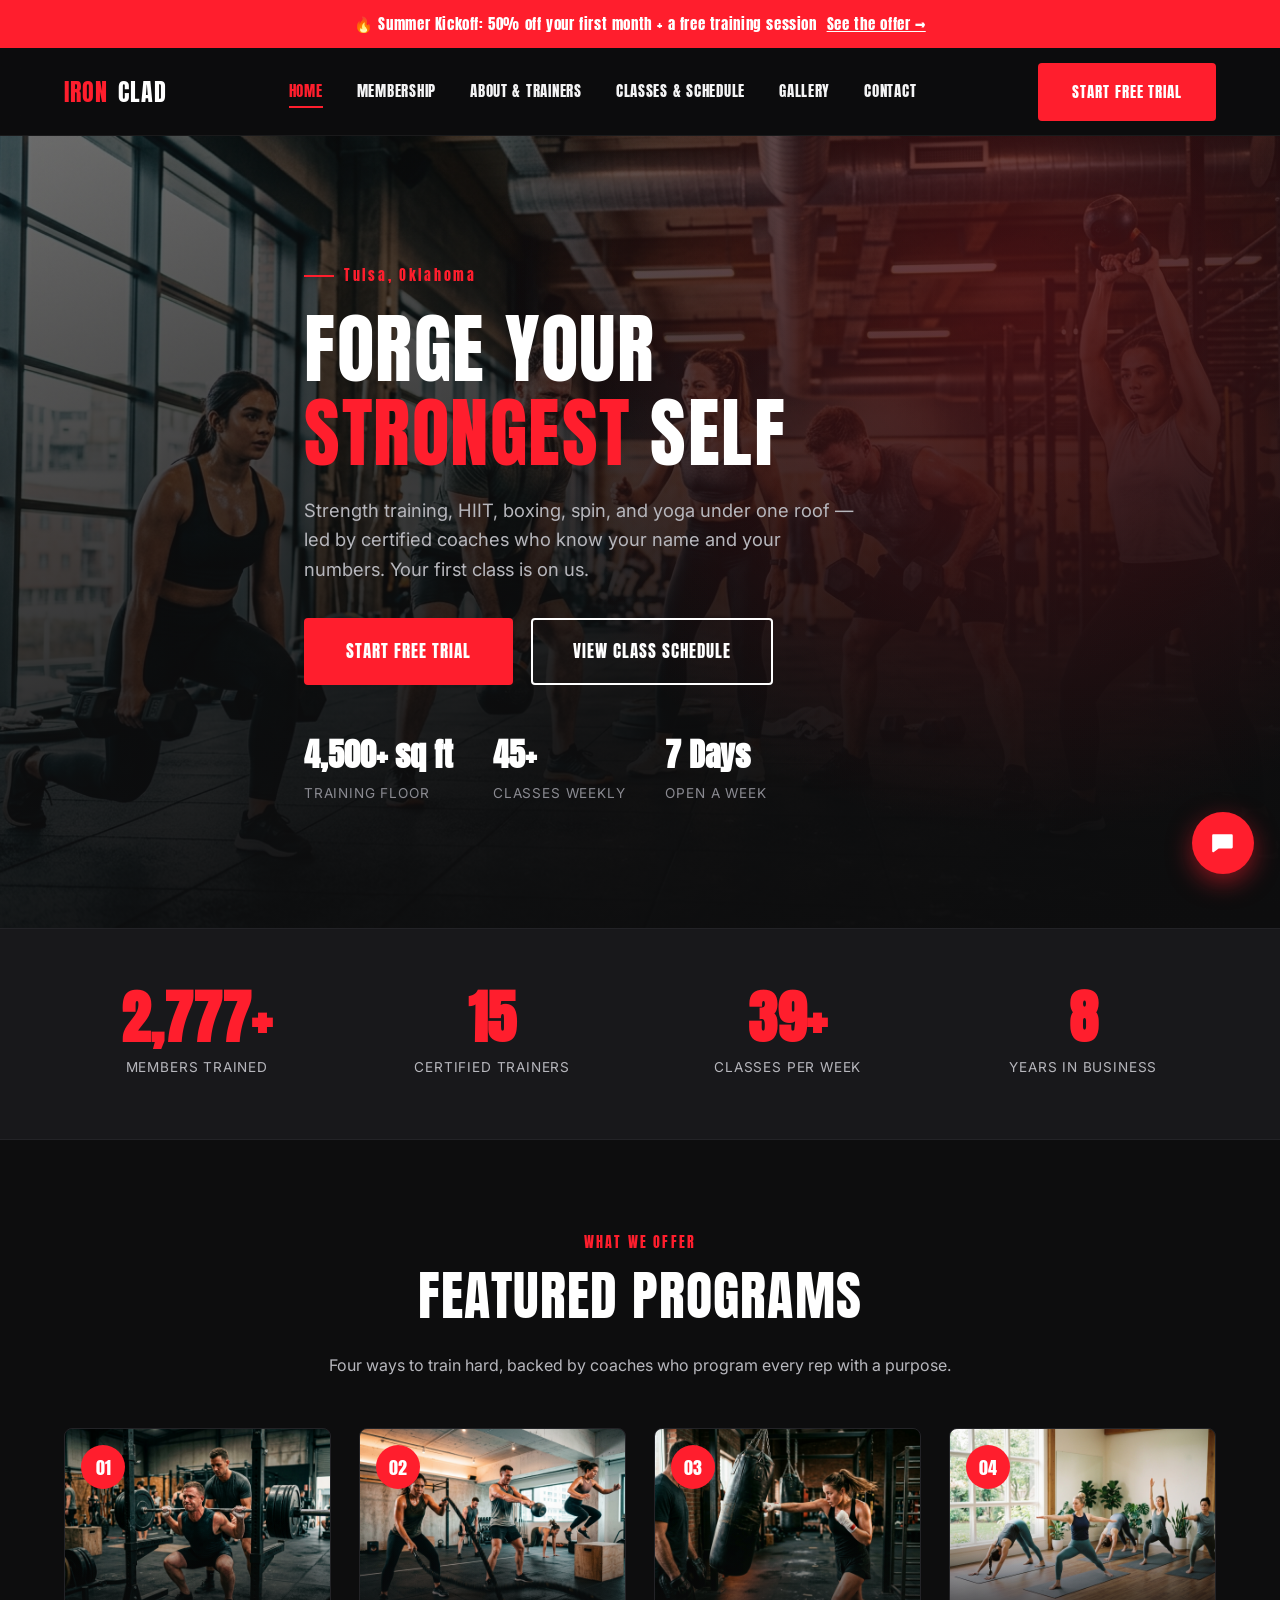
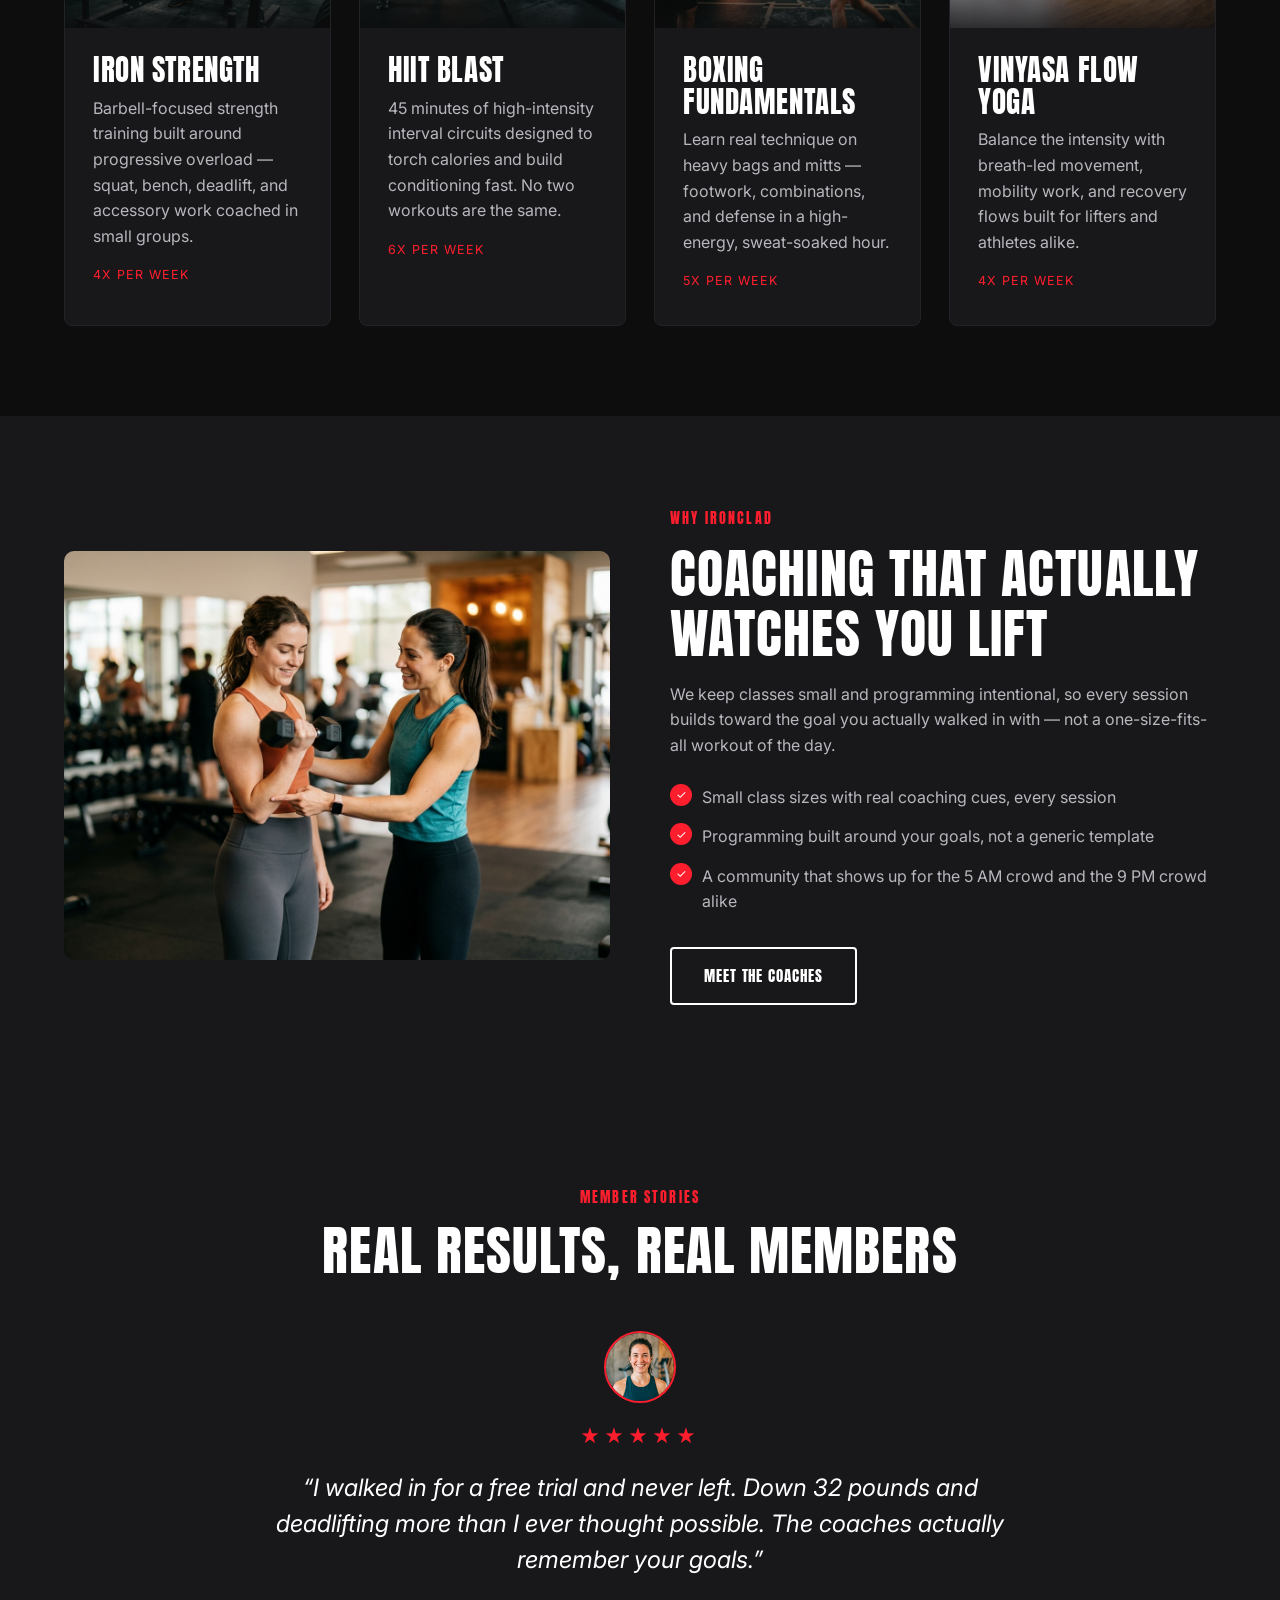
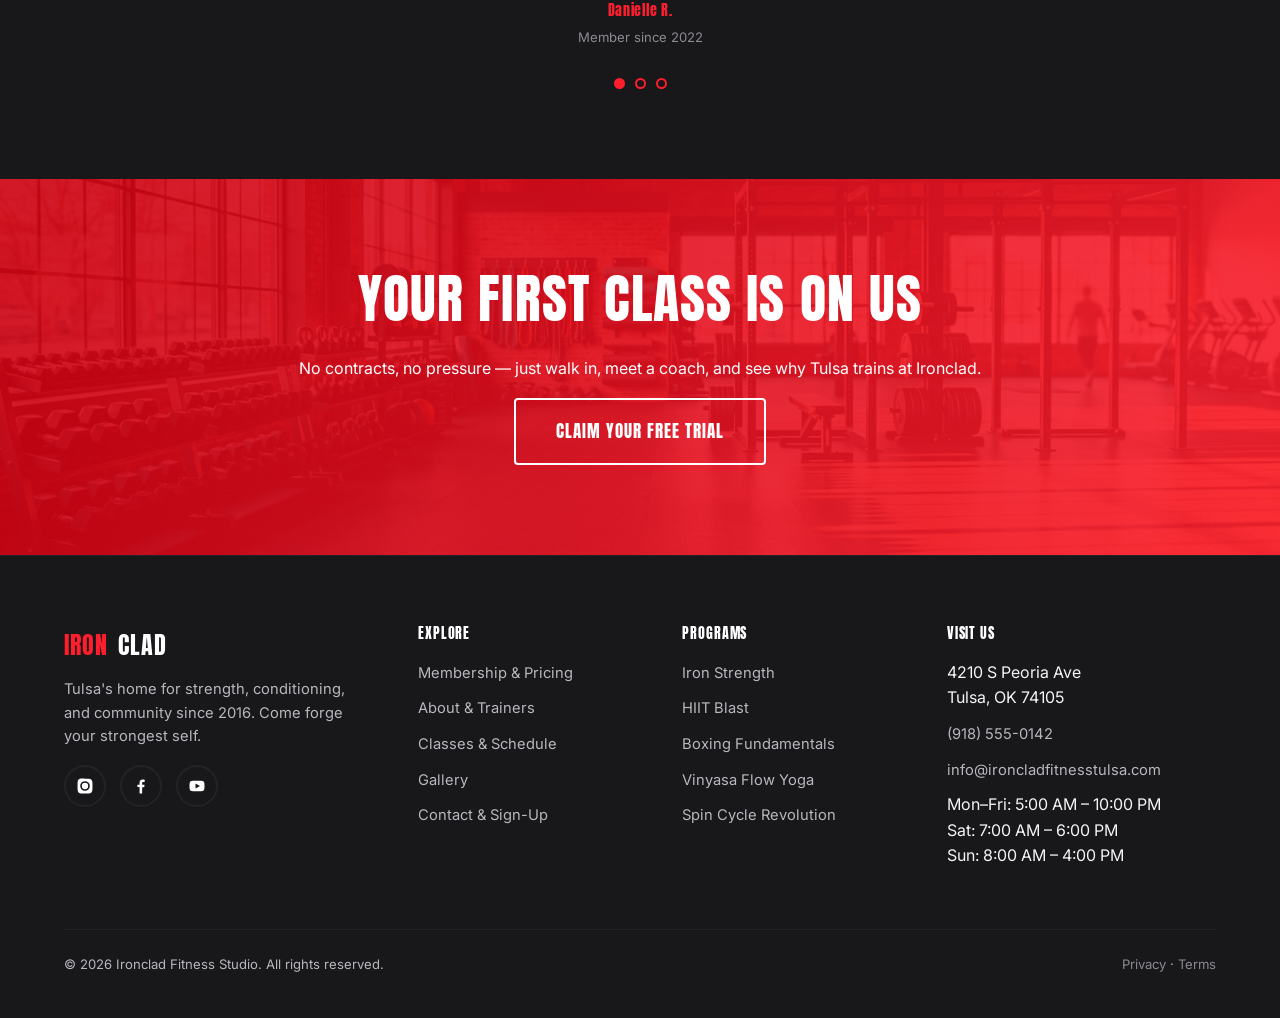
<file: index.html>
<!DOCTYPE html>
<html lang="en" class="no-js">
<head>
<meta charset="UTF-8">
<meta name="viewport" content="width=device-width, initial-scale=1.0">
<title>Ironclad Fitness Studio | Gym &amp; Personal Training in Tulsa, OK</title>
<meta name="description" content="Ironclad Fitness Studio is Tulsa, Oklahoma's home for strength training, HIIT, boxing, spin, and yoga. Certified trainers, flexible memberships, and a free trial class waiting for you.">
<link rel="canonical" href="https://www.ironcladfitnesstulsa.com/">
<meta property="og:title" content="Ironclad Fitness Studio | Tulsa, OK">
<meta property="og:description" content="Forge your strongest self at Tulsa's most motivating gym. Certified trainers, 45+ classes a week, and a free trial waiting for you.">
<meta property="og:type" content="website">
<link rel="preconnect" href="https://fonts.googleapis.com">
<link rel="preconnect" href="https://fonts.gstatic.com" crossorigin>
<link href="https://fonts.googleapis.com/css2?family=Anton&family=Inter:wght@400;500;600;700;800&display=swap" rel="stylesheet">
<link rel="stylesheet" href="https://unpkg.com/aos@2.3.1/dist/aos.css">
<link rel="stylesheet" href="css/style.css">
<script type="application/ld+json">
{
  "@context": "https://schema.org",
  "@type": "ExerciseGym",
  "name": "Ironclad Fitness Studio",
  "image": "https://www.ironcladfitnesstulsa.com/images/ironclad-facility.jpg",
  "url": "https://www.ironcladfitnesstulsa.com/",
  "telephone": "+1-918-555-0142",
  "email": "info@ironcladfitnesstulsa.com",
  "priceRange": "$39-$99",
  "address": {
    "@type": "PostalAddress",
    "streetAddress": "4210 S Peoria Ave",
    "addressLocality": "Tulsa",
    "addressRegion": "OK",
    "postalCode": "74105",
    "addressCountry": "US"
  },
  "geo": {
    "@type": "GeoCoordinates",
    "latitude": 36.1147,
    "longitude": -95.9645
  },
  "openingHoursSpecification": [
    {
      "@type": "OpeningHoursSpecification",
      "dayOfWeek": ["Monday", "Tuesday", "Wednesday", "Thursday", "Friday"],
      "opens": "05:00",
      "closes": "22:00"
    },
    {
      "@type": "OpeningHoursSpecification",
      "dayOfWeek": "Saturday",
      "opens": "07:00",
      "closes": "18:00"
    },
    {
      "@type": "OpeningHoursSpecification",
      "dayOfWeek": "Sunday",
      "opens": "08:00",
      "closes": "16:00"
    }
  ],
  "sameAs": [
    "https://www.instagram.com/ironcladfitnesstulsa",
    "https://www.facebook.com/ironcladfitnesstulsa",
    "https://www.youtube.com/@ironcladfitnesstulsa"
  ]
}
</script>
</head>
<body>
<a class="skip-link" href="#main-content">Skip to main content</a>

<div class="promo-banner">
  <div class="container">
    <span>&#128293; Summer Kickoff: 50% off your first month + a free training session</span>
    <a href="membership.html">See the offer &rarr;</a>
  </div>
</div>

<header class="site-header" id="site-header">
  <div class="navbar">
    <a href="index.html" class="brand"><span class="brand-mark">IRON</span>CLAD</a>
    <ul class="nav-links" id="nav-links">
      <li><a href="index.html" aria-current="page">Home</a></li>
      <li><a href="membership.html">Membership</a></li>
      <li><a href="about.html">About &amp; Trainers</a></li>
      <li><a href="classes.html">Classes &amp; Schedule</a></li>
      <li><a href="gallery.html">Gallery</a></li>
      <li><a href="contact.html">Contact</a></li>
      <li class="nav-cta-mobile"><a href="contact.html" class="btn btn-primary btn-block">Start Free Trial</a></li>
    </ul>
    <div class="nav-cta-wrap">
      <a href="contact.html" class="btn btn-primary nav-cta-desktop">Start Free Trial</a>
      <button class="nav-toggle" id="nav-toggle" type="button" aria-expanded="false" aria-controls="nav-links" aria-label="Toggle navigation menu"><span></span></button>
    </div>
  </div>
</header>

<main id="main-content">

  <section class="hero">
    <div class="container hero-content">
      <p class="hero-eyebrow">Tulsa, Oklahoma</p>
      <h1 data-aos="fade-up">Forge Your <span>Strongest</span> Self</h1>
      <p class="hero-sub" data-aos="fade-up" data-aos-delay="100">Strength training, HIIT, boxing, spin, and yoga under one roof &mdash; led by certified coaches who know your name and your numbers. Your first class is on us.</p>
      <div class="hero-cta-row" data-aos="fade-up" data-aos-delay="200">
        <a href="contact.html" class="btn btn-primary btn-lg">Start Free Trial</a>
        <a href="classes.html" class="btn btn-outline btn-lg">View Class Schedule</a>
      </div>
      <div class="hero-quickstats" data-aos="fade-up" data-aos-delay="300">
        <div><strong>4,500+ sq ft</strong><span>Training Floor</span></div>
        <div><strong>45+</strong><span>Classes Weekly</span></div>
        <div><strong>7 Days</strong><span>Open a Week</span></div>
      </div>
    </div>
  </section>

  <section class="stats-bar">
    <div class="container">
      <div class="stats-grid">
        <div class="stat-item" data-aos="fade-up">
          <strong data-count-to="3200" data-count-suffix="+">0</strong>
          <span>Members Trained</span>
        </div>
        <div class="stat-item" data-aos="fade-up" data-aos-delay="100">
          <strong data-count-to="18" data-count-suffix="">0</strong>
          <span>Certified Trainers</span>
        </div>
        <div class="stat-item" data-aos="fade-up" data-aos-delay="200">
          <strong data-count-to="45" data-count-suffix="+">0</strong>
          <span>Classes Per Week</span>
        </div>
        <div class="stat-item" data-aos="fade-up" data-aos-delay="300">
          <strong data-count-to="10" data-count-suffix="">0</strong>
          <span>Years in Business</span>
        </div>
      </div>
    </div>
  </section>

  <section class="programs">
    <div class="container">
      <div class="section-head center" data-aos="fade-up">
        <p class="section-label">What We Offer</p>
        <h2>Featured Programs</h2>
        <p>Four ways to train hard, backed by coaches who program every rep with a purpose.</p>
      </div>
      <div class="card-grid">
        <div class="program-card" data-aos="fade-up">
          <div class="program-photo">
            <img class="ph-img" src="images/program-iron-strength.jpg" alt="Coach spotting a member during a barbell back squat in an Iron Strength session">
            <span class="icon">01</span>
          </div>
          <div class="program-body">
            <h3>Iron Strength</h3>
            <p>Barbell-focused strength training built around progressive overload &mdash; squat, bench, deadlift, and accessory work coached in small groups.</p>
            <span class="tag">4x per week</span>
          </div>
        </div>
        <div class="program-card" data-aos="fade-up" data-aos-delay="100">
          <div class="program-photo">
            <img class="ph-img" src="images/program-hiit-blast.jpg" alt="Members mid-circuit during a high-intensity HIIT Blast class">
            <span class="icon">02</span>
          </div>
          <div class="program-body">
            <h3>HIIT Blast</h3>
            <p>45 minutes of high-intensity interval circuits designed to torch calories and build conditioning fast. No two workouts are the same.</p>
            <span class="tag">6x per week</span>
          </div>
        </div>
        <div class="program-card" data-aos="fade-up" data-aos-delay="200">
          <div class="program-photo">
            <img class="ph-img" src="images/program-boxing-fundamentals.jpg" alt="Member throwing a punch on a heavy bag during Boxing Fundamentals class">
            <span class="icon">03</span>
          </div>
          <div class="program-body">
            <h3>Boxing Fundamentals</h3>
            <p>Learn real technique on heavy bags and mitts &mdash; footwork, combinations, and defense in a high-energy, sweat-soaked hour.</p>
            <span class="tag">5x per week</span>
          </div>
        </div>
        <div class="program-card" data-aos="fade-up" data-aos-delay="300">
          <div class="program-photo">
            <img class="ph-img" src="images/program-yoga-flow.jpg" alt="Members in a seated stretch pose during Vinyasa Flow Yoga class">
            <span class="icon">04</span>
          </div>
          <div class="program-body">
            <h3>Vinyasa Flow Yoga</h3>
            <p>Balance the intensity with breath-led movement, mobility work, and recovery flows built for lifters and athletes alike.</p>
            <span class="tag">4x per week</span>
          </div>
        </div>
      </div>
    </div>
  </section>

  <section class="why-split section-alt">
    <div class="container split-grid">
      <div class="split-media" data-aos="fade-right">
        <img class="ph-img" src="images/home-coaching-moment.jpg" alt="Ironclad coach coaching a member's form mid-lift on the training floor">
      </div>
      <div class="split-content" data-aos="fade-left">
        <p class="section-label">Why Ironclad</p>
        <h2>Coaching That Actually Watches You Lift</h2>
        <p>We keep classes small and programming intentional, so every session builds toward the goal you actually walked in with &mdash; not a one-size-fits-all workout of the day.</p>
        <ul class="check-list">
          <li>Small class sizes with real coaching cues, every session</li>
          <li>Programming built around your goals, not a generic template</li>
          <li>A community that shows up for the 5 AM crowd and the 9 PM crowd alike</li>
        </ul>
        <a href="about.html" class="btn btn-outline">Meet The Coaches</a>
      </div>
    </div>
  </section>

  <section class="testimonial-section">
    <div class="container">
      <div class="section-head center" data-aos="fade-up">
        <p class="section-label">Member Stories</p>
        <h2>Real Results, Real Members</h2>
      </div>
      <div class="testimonial-carousel" data-aos="fade-up">
        <div class="testimonial-slide">
          <div class="testimonial-avatar"><img class="ph-img" src="images/testimonial-danielle-r.jpg" alt="Portrait of Danielle R., Ironclad Fitness member"></div>
          <div class="stars" aria-hidden="true">&#9733;&#9733;&#9733;&#9733;&#9733;</div>
          <blockquote>&ldquo;I walked in for a free trial and never left. Down 32 pounds and deadlifting more than I ever thought possible. The coaches actually remember your goals.&rdquo;</blockquote>
          <cite>Danielle R. <span>Member since 2022</span></cite>
        </div>
        <div class="testimonial-slide">
          <div class="testimonial-avatar"><img class="ph-img" src="images/testimonial-marcus-t.jpg" alt="Portrait of Marcus T., Ironclad Fitness member"></div>
          <div class="stars" aria-hidden="true">&#9733;&#9733;&#9733;&#9733;&#9733;</div>
          <blockquote>&ldquo;Best boxing class in Tulsa, hands down. Coach Elena pushes you but she's paying attention to your form the whole time.&rdquo;</blockquote>
          <cite>Marcus T. <span>Member since 2021</span></cite>
        </div>
        <div class="testimonial-slide">
          <div class="testimonial-avatar"><img class="ph-img" src="images/testimonial-priya-s.jpg" alt="Portrait of Priya S., Ironclad Fitness member"></div>
          <div class="stars" aria-hidden="true">&#9733;&#9733;&#9733;&#9733;&#9733;</div>
          <blockquote>&ldquo;I was intimidated to start at 45. The Elite plan with nutrition coaching changed how I think about training for good.&rdquo;</blockquote>
          <cite>Priya S. <span>Member since 2023</span></cite>
        </div>
      </div>
      <div class="carousel-dots"></div>
    </div>
  </section>

  <section class="cta-band" data-aos="fade-up">
    <div class="container">
      <h2>Your First Class Is On Us</h2>
      <p>No contracts, no pressure &mdash; just walk in, meet a coach, and see why Tulsa trains at Ironclad.</p>
      <a href="contact.html" class="btn btn-outline btn-lg">Claim Your Free Trial</a>
    </div>
  </section>

</main>

<footer class="site-footer">
  <div class="container">
    <div class="footer-grid">
      <div class="footer-brand">
        <a href="index.html" class="brand"><span class="brand-mark">IRON</span>CLAD</a>
        <p>Tulsa's home for strength, conditioning, and community since 2016. Come forge your strongest self.</p>
        <div class="social-row">
          <a href="https://www.instagram.com/ironcladfitnesstulsa" aria-label="Ironclad Fitness on Instagram" target="_blank" rel="noopener">
            <svg viewBox="0 0 24 24"><path d="M12 2.2c3.2 0 3.6 0 4.9.07 3.3.15 4.8 1.7 5 5 .06 1.3.07 1.6.07 4.8s0 3.6-.07 4.8c-.15 3.3-1.7 4.8-5 5-1.3.06-1.6.07-4.9.07s-3.6 0-4.9-.07c-3.3-.15-4.8-1.7-5-5C2.07 15.6 2.07 15.3 2.07 12s0-3.6.07-4.9c.15-3.3 1.7-4.8 5-5C8.4 2.2 8.7 2.2 12 2.2zm0 3.4a6.4 6.4 0 1 0 0 12.8 6.4 6.4 0 0 0 0-12.8zm0 10.6a4.2 4.2 0 1 1 0-8.4 4.2 4.2 0 0 1 0 8.4zm6.6-10.8a1.5 1.5 0 1 1-3 0 1.5 1.5 0 0 1 3 0z"/></svg>
          </a>
          <a href="https://www.facebook.com/ironcladfitnesstulsa" aria-label="Ironclad Fitness on Facebook" target="_blank" rel="noopener">
            <svg viewBox="0 0 24 24"><path d="M13.5 22v-8.4h2.8l.4-3.3h-3.2V8.1c0-.96.27-1.6 1.65-1.6h1.75V3.5c-.3-.04-1.35-.13-2.56-.13-2.53 0-4.27 1.54-4.27 4.38v2.44H7.2v3.3h2.9V22h3.4z"/></svg>
          </a>
          <a href="https://www.youtube.com/@ironcladfitnesstulsa" aria-label="Ironclad Fitness on YouTube" target="_blank" rel="noopener">
            <svg viewBox="0 0 24 24"><path d="M22 12s0-3.2-.4-4.7a2.8 2.8 0 0 0-2-2C17.9 5 12 5 12 5s-5.9 0-7.6.3a2.8 2.8 0 0 0-2 2C2 8.8 2 12 2 12s0 3.2.4 4.7a2.8 2.8 0 0 0 2 2C6.1 19 12 19 12 19s5.9 0 7.6-.3a2.8 2.8 0 0 0 2-2c.4-1.5.4-4.7.4-4.7zM10 15.4V8.6l6 3.4-6 3.4z"/></svg>
          </a>
        </div>
      </div>
      <div class="footer-col">
        <h4>Explore</h4>
        <ul>
          <li><a href="membership.html">Membership &amp; Pricing</a></li>
          <li><a href="about.html">About &amp; Trainers</a></li>
          <li><a href="classes.html">Classes &amp; Schedule</a></li>
          <li><a href="gallery.html">Gallery</a></li>
          <li><a href="contact.html">Contact &amp; Sign-Up</a></li>
        </ul>
      </div>
      <div class="footer-col">
        <h4>Programs</h4>
        <ul>
          <li><a href="classes.html">Iron Strength</a></li>
          <li><a href="classes.html">HIIT Blast</a></li>
          <li><a href="classes.html">Boxing Fundamentals</a></li>
          <li><a href="classes.html">Vinyasa Flow Yoga</a></li>
          <li><a href="classes.html">Spin Cycle Revolution</a></li>
        </ul>
      </div>
      <div class="footer-col">
        <h4>Visit Us</h4>
        <ul>
          <li>4210 S Peoria Ave<br>Tulsa, OK 74105</li>
          <li><a href="tel:+19185550142">(918) 555-0142</a></li>
          <li><a href="mailto:info@ironcladfitnesstulsa.com">info@ironcladfitnesstulsa.com</a></li>
          <li>Mon&ndash;Fri: 5:00 AM &ndash; 10:00 PM<br>Sat: 7:00 AM &ndash; 6:00 PM<br>Sun: 8:00 AM &ndash; 4:00 PM</li>
        </ul>
      </div>
    </div>
    <div class="footer-bottom">
      <p>&copy; 2026 Ironclad Fitness Studio. All rights reserved.</p>
      <p><a href="contact.html">Privacy</a> &middot; <a href="contact.html">Terms</a></p>
    </div>
  </div>
</footer>

<!-- AI Chat Widget: talks only to a backend proxy, never to Gemini directly, and never holds an API key. -->
<button id="chat-launcher" class="chat-launcher" type="button" aria-expanded="false" aria-controls="chat-panel" aria-label="Open chat assistant">
  <svg class="chat-open-icon" viewBox="0 0 24 24"><path d="M4 4h16a1 1 0 0 1 1 1v11a1 1 0 0 1-1 1H8l-4.7 3.5A1 1 0 0 1 2 19.7V5a1 1 0 0 1 1-1z"/></svg>
  <svg class="chat-close-icon" viewBox="0 0 24 24"><path d="M18.3 5.7 12 12l6.3 6.3-1.4 1.4L10.6 13.4 4.3 19.7 2.9 18.3 9.2 12 2.9 5.7 4.3 4.3l6.3 6.3 6.3-6.3z"/></svg>
</button>
<section id="chat-panel" class="chat-panel" aria-hidden="true" aria-label="Ironclad Fitness chat assistant">
  <div class="chat-header">
    <div class="avatar" aria-hidden="true">IC</div>
    <div class="chat-header-text">
      <h2>Ironclad Assistant</h2>
      <p>Usually replies in a few seconds</p>
    </div>
    <button id="chat-close-btn" class="chat-close-btn" type="button" aria-label="Close chat">
      <svg width="18" height="18" viewBox="0 0 24 24" fill="currentColor"><path d="M18.3 5.7 12 12l6.3 6.3-1.4 1.4L10.6 13.4 4.3 19.7 2.9 18.3 9.2 12 2.9 5.7 4.3 4.3l6.3 6.3 6.3-6.3z"/></svg>
    </button>
  </div>
  <div id="chat-body" class="chat-body" role="log" aria-live="polite" aria-atomic="false"></div>
  <form id="chat-form" class="chat-form">
    <label for="chat-input" class="sr-only">Type your message</label>
    <input type="text" id="chat-input" name="chat-input" placeholder="Ask about classes, pricing&hellip;" autocomplete="off" required>
    <button type="submit" aria-label="Send message">
      <svg width="18" height="18" viewBox="0 0 24 24" fill="currentColor"><path d="M2 21l21-9L2 3v7l15 2-15 2z"/></svg>
    </button>
  </form>
  <p class="chat-noscript-note">Chat requires JavaScript. Please call us at (918) 555-0142.</p>
</section>

<script src="https://unpkg.com/aos@2.3.1/dist/aos.js"></script>
<script src="js/main.js"></script>
</body>
</html>
</file>
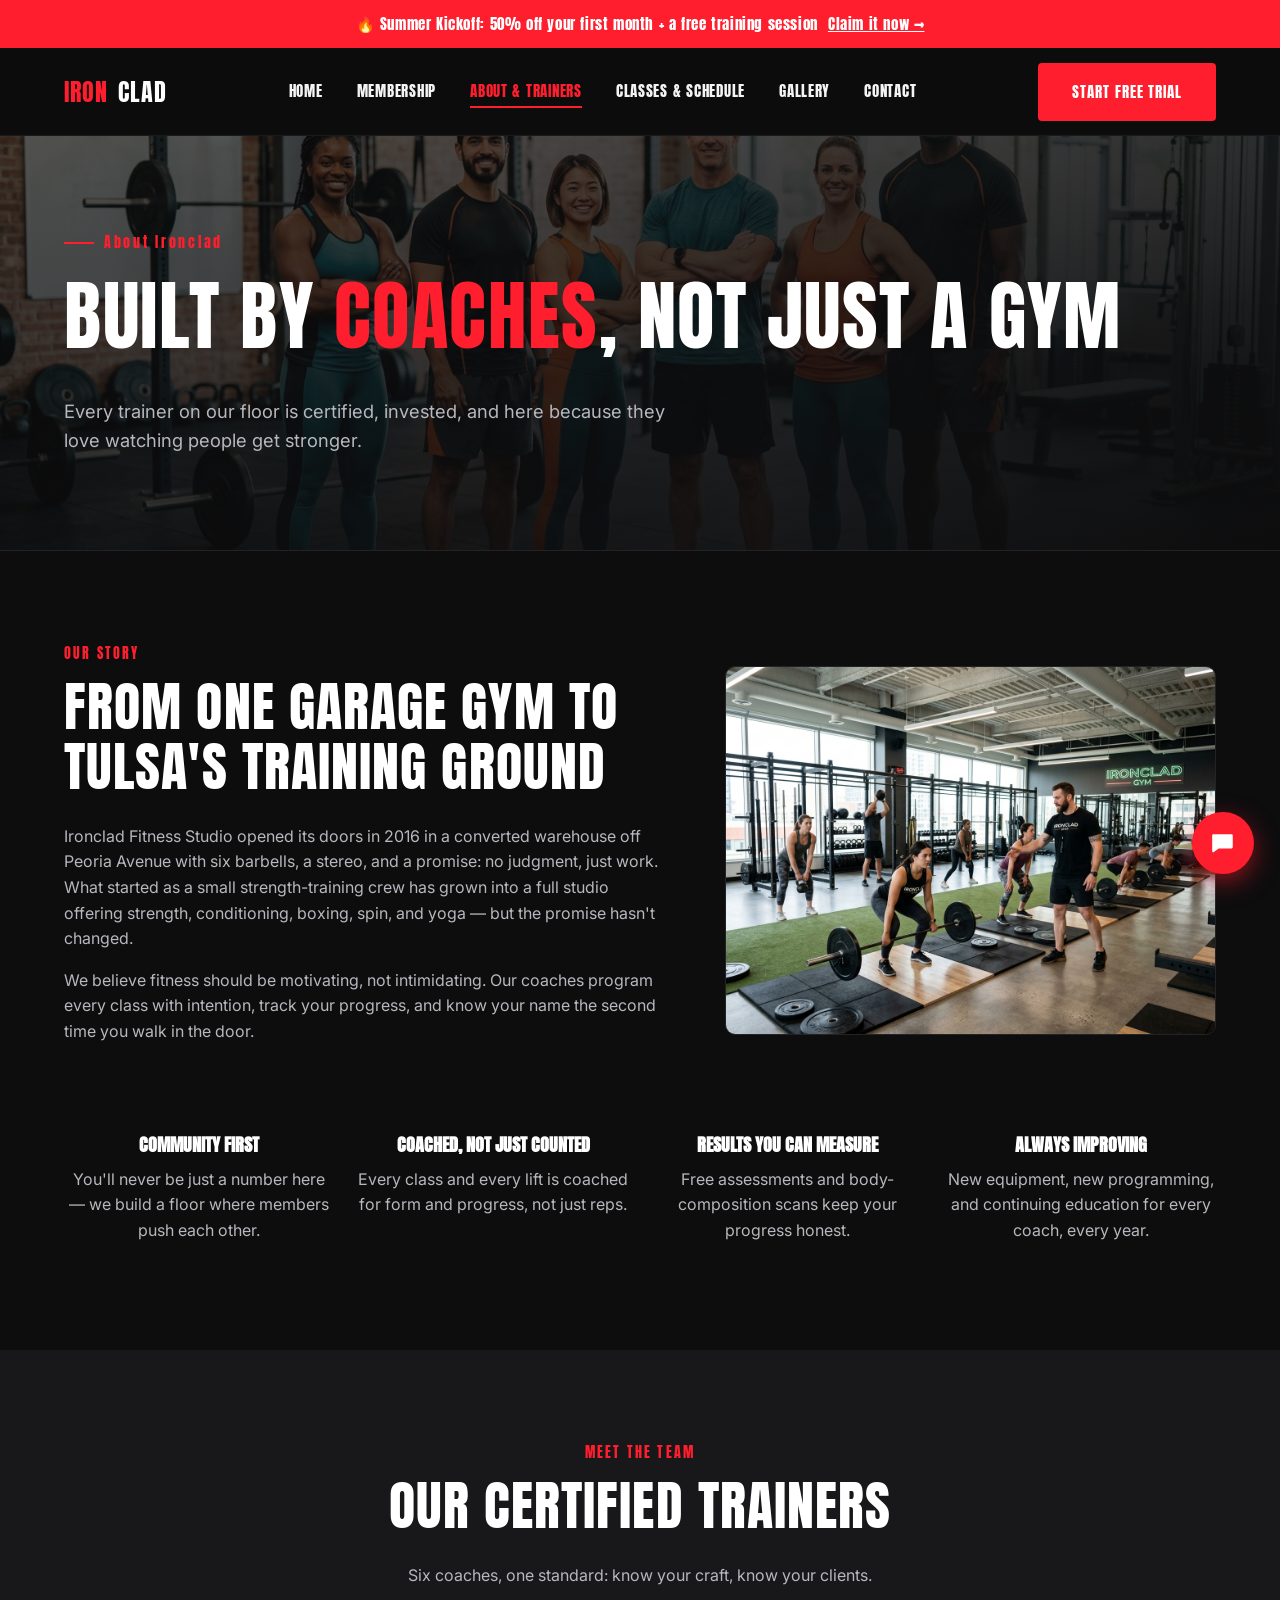
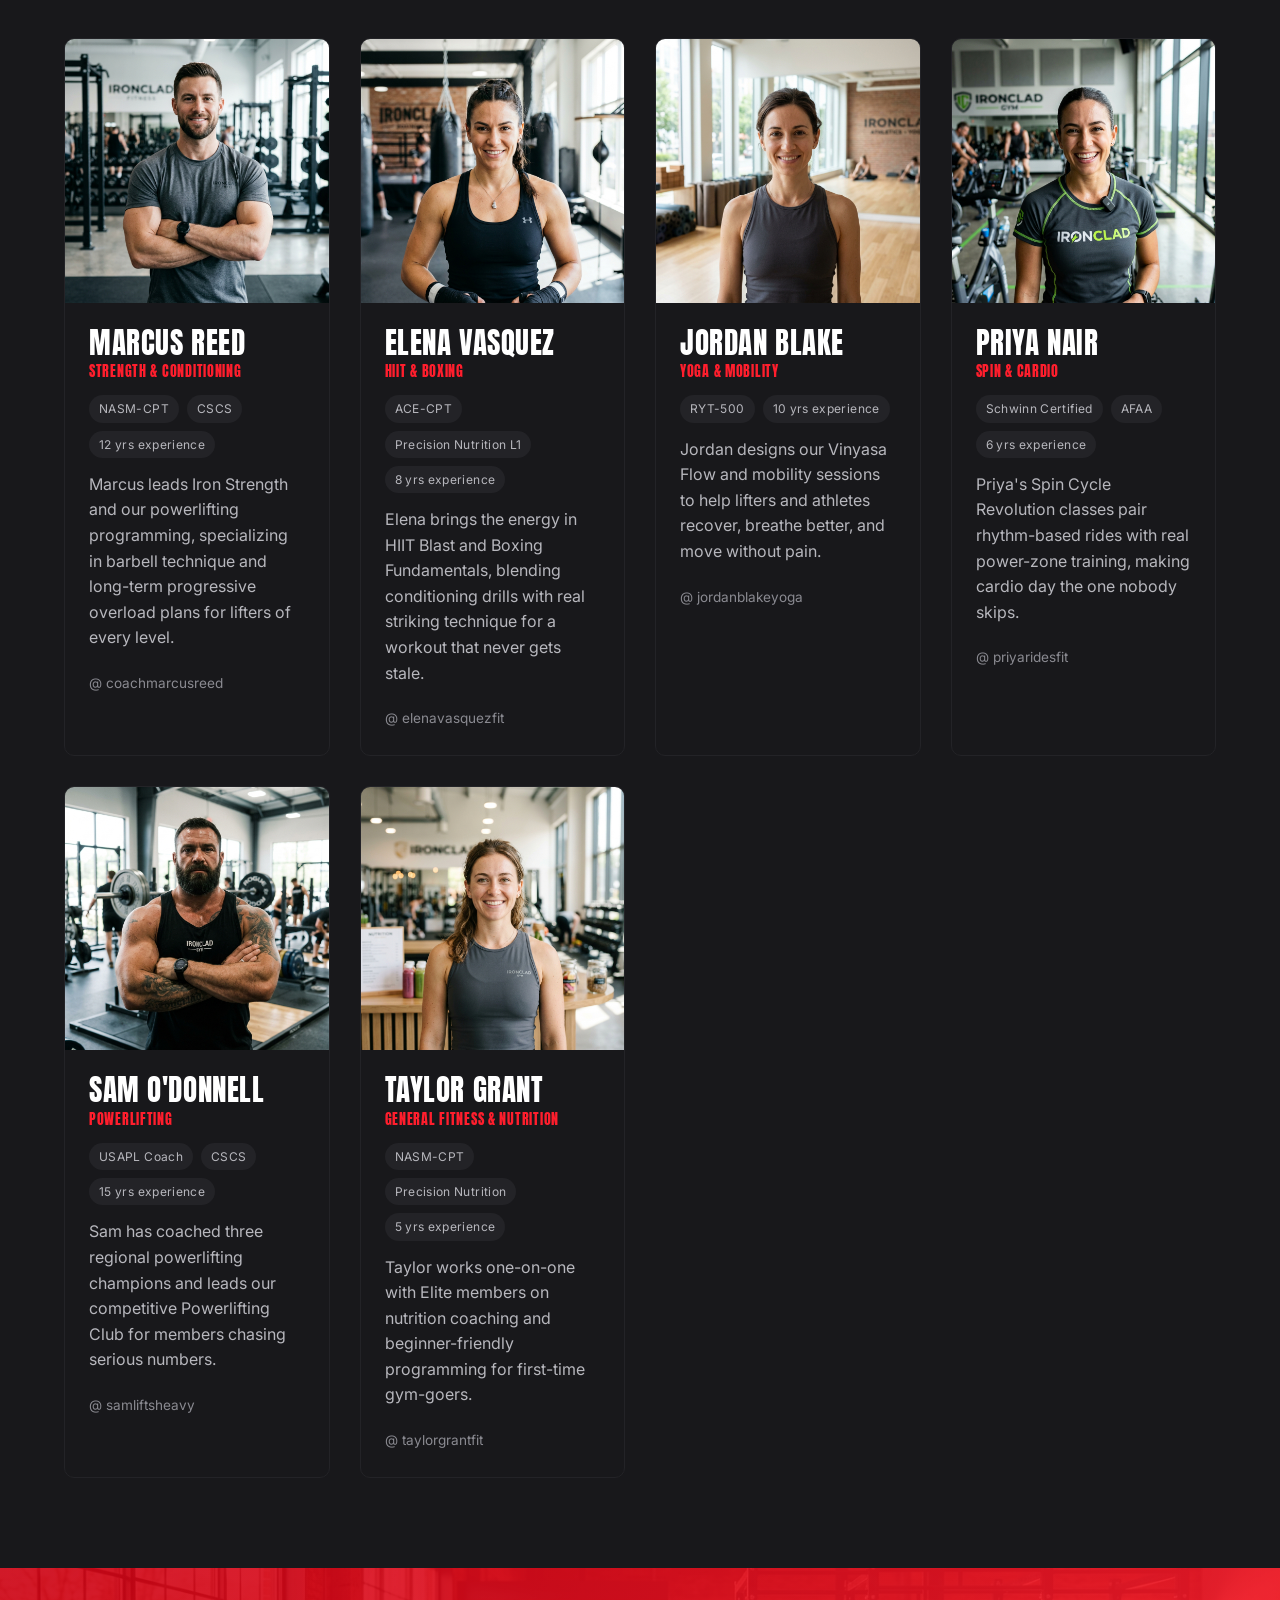
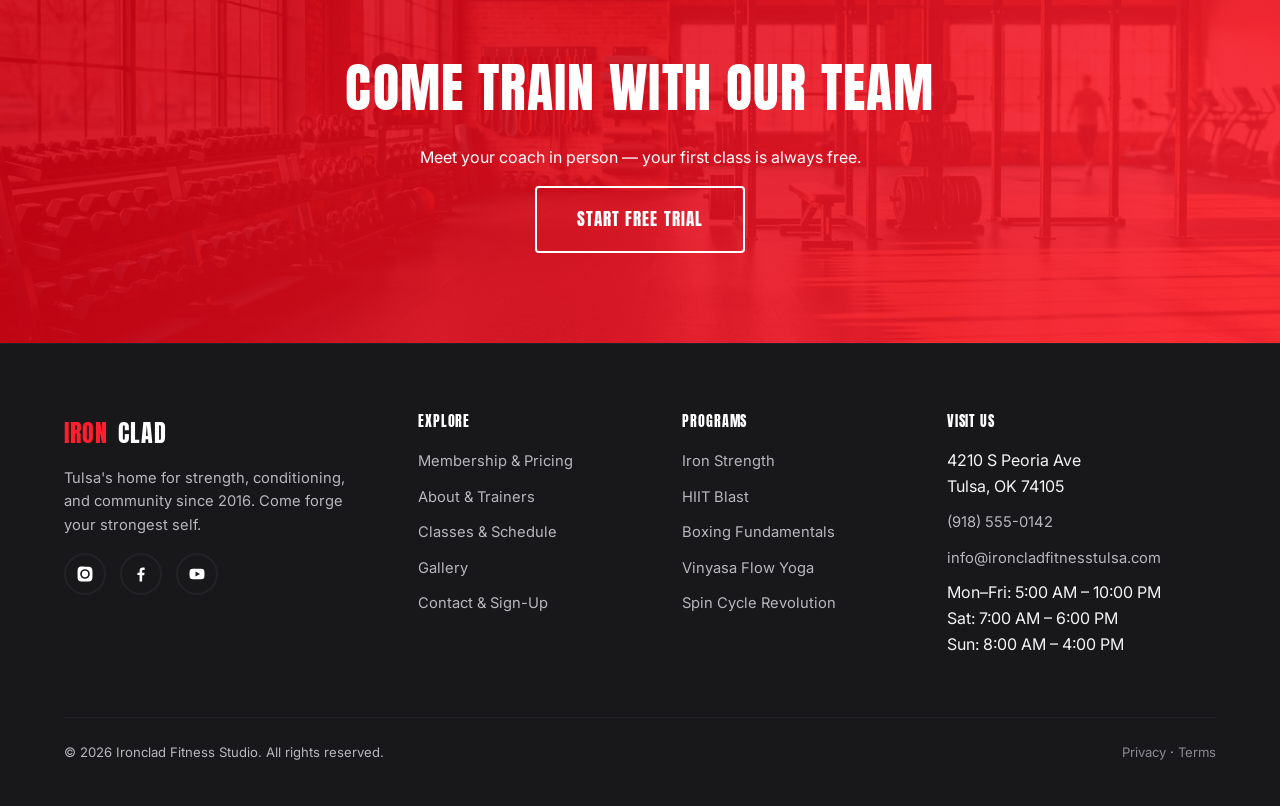
<file: about.html>
<!DOCTYPE html>
<html lang="en" class="no-js">
<head>
<meta charset="UTF-8">
<meta name="viewport" content="width=device-width, initial-scale=1.0">
<title>About &amp; Trainers | Ironclad Fitness Studio, Tulsa OK</title>
<meta name="description" content="Meet the certified trainers behind Ironclad Fitness Studio in Tulsa, Oklahoma, and learn the story and mission that built our gym since 2016.">
<link rel="canonical" href="https://www.ironcladfitnesstulsa.com/about.html">
<link rel="preconnect" href="https://fonts.googleapis.com">
<link rel="preconnect" href="https://fonts.gstatic.com" crossorigin>
<link href="https://fonts.googleapis.com/css2?family=Anton&family=Inter:wght@400;500;600;700;800&display=swap" rel="stylesheet">
<link rel="stylesheet" href="https://unpkg.com/aos@2.3.1/dist/aos.css">
<link rel="stylesheet" href="css/style.css">
</head>
<body>
<a class="skip-link" href="#main-content">Skip to main content</a>

<div class="promo-banner">
  <div class="container">
    <span>&#128293; Summer Kickoff: 50% off your first month + a free training session</span>
    <a href="contact.html">Claim it now &rarr;</a>
  </div>
</div>

<header class="site-header" id="site-header">
  <div class="navbar">
    <a href="index.html" class="brand"><span class="brand-mark">IRON</span>CLAD</a>
    <ul class="nav-links" id="nav-links">
      <li><a href="index.html">Home</a></li>
      <li><a href="membership.html">Membership</a></li>
      <li><a href="about.html" aria-current="page">About &amp; Trainers</a></li>
      <li><a href="classes.html">Classes &amp; Schedule</a></li>
      <li><a href="gallery.html">Gallery</a></li>
      <li><a href="contact.html">Contact</a></li>
      <li class="nav-cta-mobile"><a href="contact.html" class="btn btn-primary btn-block">Start Free Trial</a></li>
    </ul>
    <div class="nav-cta-wrap">
      <a href="contact.html" class="btn btn-primary nav-cta-desktop">Start Free Trial</a>
      <button class="nav-toggle" id="nav-toggle" type="button" aria-expanded="false" aria-controls="nav-links" aria-label="Toggle navigation menu"><span></span></button>
    </div>
  </div>
</header>

<main id="main-content">

  <section class="page-hero page-hero--about">
    <div class="container">
      <p class="hero-eyebrow" data-aos="fade-up">About Ironclad</p>
      <h1 data-aos="fade-up">Built By <span class="text-accent">Coaches</span>, Not Just a Gym</h1>
      <p class="hero-sub" data-aos="fade-up" data-aos-delay="100">Every trainer on our floor is certified, invested, and here because they love watching people get stronger.</p>
    </div>
  </section>

  <section class="mission">
    <div class="container">
      <div class="mission-grid">
        <div data-aos="fade-right">
          <p class="section-label">Our Story</p>
          <h2>From One Garage Gym to Tulsa's Training Ground</h2>
          <p>Ironclad Fitness Studio opened its doors in 2016 in a converted warehouse off Peoria Avenue with six barbells, a stereo, and a promise: no judgment, just work. What started as a small strength-training crew has grown into a full studio offering strength, conditioning, boxing, spin, and yoga &mdash; but the promise hasn't changed.</p>
          <p>We believe fitness should be motivating, not intimidating. Our coaches program every class with intention, track your progress, and know your name the second time you walk in the door.</p>
        </div>
        <div class="mission-media" data-aos="fade-left">
          <img class="ph-img" src="images/facility-training-floor.jpg" alt="Ironclad Fitness Studio training floor with a coach leading members mid-session">
        </div>
      </div>

      <div class="values-grid values-grid-spaced">
        <div class="value-item" data-aos="fade-up">
          <strong>Community First</strong>
          <p>You'll never be just a number here &mdash; we build a floor where members push each other.</p>
        </div>
        <div class="value-item" data-aos="fade-up" data-aos-delay="100">
          <strong>Coached, Not Just Counted</strong>
          <p>Every class and every lift is coached for form and progress, not just reps.</p>
        </div>
        <div class="value-item" data-aos="fade-up" data-aos-delay="200">
          <strong>Results You Can Measure</strong>
          <p>Free assessments and body-composition scans keep your progress honest.</p>
        </div>
        <div class="value-item" data-aos="fade-up" data-aos-delay="300">
          <strong>Always Improving</strong>
          <p>New equipment, new programming, and continuing education for every coach, every year.</p>
        </div>
      </div>
    </div>
  </section>

  <section class="trainers section-alt">
    <div class="container">
      <div class="section-head center" data-aos="fade-up">
        <p class="section-label">Meet the Team</p>
        <h2>Our Certified Trainers</h2>
        <p>Six coaches, one standard: know your craft, know your clients.</p>
      </div>

      <div class="trainer-grid">
        <div class="trainer-card" data-aos="fade-up">
          <div class="trainer-photo"><img class="ph-img" src="images/trainer-marcus-reed.jpg" alt="Portrait of Marcus Reed, strength and conditioning coach at Ironclad Fitness Studio"></div>
          <div class="trainer-body">
            <h3>Marcus Reed</h3>
            <span class="trainer-specialty">Strength &amp; Conditioning</span>
            <div class="trainer-meta">
              <span>NASM-CPT</span>
              <span>CSCS</span>
              <span>12 yrs experience</span>
            </div>
            <p>Marcus leads Iron Strength and our powerlifting programming, specializing in barbell technique and long-term progressive overload plans for lifters of every level.</p>
            <span class="trainer-social">&#64; coachmarcusreed</span>
          </div>
        </div>

        <div class="trainer-card" data-aos="fade-up" data-aos-delay="100">
          <div class="trainer-photo"><img class="ph-img" src="images/trainer-elena-vasquez.jpg" alt="Portrait of Elena Vasquez, HIIT and boxing coach at Ironclad Fitness Studio"></div>
          <div class="trainer-body">
            <h3>Elena Vasquez</h3>
            <span class="trainer-specialty">HIIT &amp; Boxing</span>
            <div class="trainer-meta">
              <span>ACE-CPT</span>
              <span>Precision Nutrition L1</span>
              <span>8 yrs experience</span>
            </div>
            <p>Elena brings the energy in HIIT Blast and Boxing Fundamentals, blending conditioning drills with real striking technique for a workout that never gets stale.</p>
            <span class="trainer-social">&#64; elenavasquezfit</span>
          </div>
        </div>

        <div class="trainer-card" data-aos="fade-up" data-aos-delay="200">
          <div class="trainer-photo"><img class="ph-img" src="images/trainer-jordan-blake.jpg" alt="Portrait of Jordan Blake, yoga and mobility coach at Ironclad Fitness Studio"></div>
          <div class="trainer-body">
            <h3>Jordan Blake</h3>
            <span class="trainer-specialty">Yoga &amp; Mobility</span>
            <div class="trainer-meta">
              <span>RYT-500</span>
              <span>10 yrs experience</span>
            </div>
            <p>Jordan designs our Vinyasa Flow and mobility sessions to help lifters and athletes recover, breathe better, and move without pain.</p>
            <span class="trainer-social">&#64; jordanblakeyoga</span>
          </div>
        </div>

        <div class="trainer-card" data-aos="fade-up" data-aos-delay="300">
          <div class="trainer-photo"><img class="ph-img" src="images/trainer-priya-nair.jpg" alt="Portrait of Priya Nair, spin and cardio coach at Ironclad Fitness Studio"></div>
          <div class="trainer-body">
            <h3>Priya Nair</h3>
            <span class="trainer-specialty">Spin &amp; Cardio</span>
            <div class="trainer-meta">
              <span>Schwinn Certified</span>
              <span>AFAA</span>
              <span>6 yrs experience</span>
            </div>
            <p>Priya's Spin Cycle Revolution classes pair rhythm-based rides with real power-zone training, making cardio day the one nobody skips.</p>
            <span class="trainer-social">&#64; priyaridesfit</span>
          </div>
        </div>

        <div class="trainer-card" data-aos="fade-up">
          <div class="trainer-photo"><img class="ph-img" src="images/trainer-sam-odonnell.jpg" alt="Portrait of Sam O&#39;Donnell, powerlifting coach at Ironclad Fitness Studio"></div>
          <div class="trainer-body">
            <h3>Sam O'Donnell</h3>
            <span class="trainer-specialty">Powerlifting</span>
            <div class="trainer-meta">
              <span>USAPL Coach</span>
              <span>CSCS</span>
              <span>15 yrs experience</span>
            </div>
            <p>Sam has coached three regional powerlifting champions and leads our competitive Powerlifting Club for members chasing serious numbers.</p>
            <span class="trainer-social">&#64; samliftsheavy</span>
          </div>
        </div>

        <div class="trainer-card" data-aos="fade-up" data-aos-delay="100">
          <div class="trainer-photo"><img class="ph-img" src="images/trainer-taylor-grant.jpg" alt="Portrait of Taylor Grant, general fitness and nutrition coach at Ironclad Fitness Studio"></div>
          <div class="trainer-body">
            <h3>Taylor Grant</h3>
            <span class="trainer-specialty">General Fitness &amp; Nutrition</span>
            <div class="trainer-meta">
              <span>NASM-CPT</span>
              <span>Precision Nutrition</span>
              <span>5 yrs experience</span>
            </div>
            <p>Taylor works one-on-one with Elite members on nutrition coaching and beginner-friendly programming for first-time gym-goers.</p>
            <span class="trainer-social">&#64; taylorgrantfit</span>
          </div>
        </div>
      </div>
    </div>
  </section>

  <section class="cta-band" data-aos="fade-up">
    <div class="container">
      <h2>Come Train With Our Team</h2>
      <p>Meet your coach in person &mdash; your first class is always free.</p>
      <a href="contact.html" class="btn btn-outline btn-lg">Start Free Trial</a>
    </div>
  </section>

</main>

<footer class="site-footer">
  <div class="container">
    <div class="footer-grid">
      <div class="footer-brand">
        <a href="index.html" class="brand"><span class="brand-mark">IRON</span>CLAD</a>
        <p>Tulsa's home for strength, conditioning, and community since 2016. Come forge your strongest self.</p>
        <div class="social-row">
          <a href="https://www.instagram.com/ironcladfitnesstulsa" aria-label="Ironclad Fitness on Instagram" target="_blank" rel="noopener">
            <svg viewBox="0 0 24 24"><path d="M12 2.2c3.2 0 3.6 0 4.9.07 3.3.15 4.8 1.7 5 5 .06 1.3.07 1.6.07 4.8s0 3.6-.07 4.8c-.15 3.3-1.7 4.8-5 5-1.3.06-1.6.07-4.9.07s-3.6 0-4.9-.07c-3.3-.15-4.8-1.7-5-5C2.07 15.6 2.07 15.3 2.07 12s0-3.6.07-4.9c.15-3.3 1.7-4.8 5-5C8.4 2.2 8.7 2.2 12 2.2zm0 3.4a6.4 6.4 0 1 0 0 12.8 6.4 6.4 0 0 0 0-12.8zm0 10.6a4.2 4.2 0 1 1 0-8.4 4.2 4.2 0 0 1 0 8.4zm6.6-10.8a1.5 1.5 0 1 1-3 0 1.5 1.5 0 0 1 3 0z"/></svg>
          </a>
          <a href="https://www.facebook.com/ironcladfitnesstulsa" aria-label="Ironclad Fitness on Facebook" target="_blank" rel="noopener">
            <svg viewBox="0 0 24 24"><path d="M13.5 22v-8.4h2.8l.4-3.3h-3.2V8.1c0-.96.27-1.6 1.65-1.6h1.75V3.5c-.3-.04-1.35-.13-2.56-.13-2.53 0-4.27 1.54-4.27 4.38v2.44H7.2v3.3h2.9V22h3.4z"/></svg>
          </a>
          <a href="https://www.youtube.com/@ironcladfitnesstulsa" aria-label="Ironclad Fitness on YouTube" target="_blank" rel="noopener">
            <svg viewBox="0 0 24 24"><path d="M22 12s0-3.2-.4-4.7a2.8 2.8 0 0 0-2-2C17.9 5 12 5 12 5s-5.9 0-7.6.3a2.8 2.8 0 0 0-2 2C2 8.8 2 12 2 12s0 3.2.4 4.7a2.8 2.8 0 0 0 2 2C6.1 19 12 19 12 19s5.9 0 7.6-.3a2.8 2.8 0 0 0 2-2c.4-1.5.4-4.7.4-4.7zM10 15.4V8.6l6 3.4-6 3.4z"/></svg>
          </a>
        </div>
      </div>
      <div class="footer-col">
        <h4>Explore</h4>
        <ul>
          <li><a href="membership.html">Membership &amp; Pricing</a></li>
          <li><a href="about.html">About &amp; Trainers</a></li>
          <li><a href="classes.html">Classes &amp; Schedule</a></li>
          <li><a href="gallery.html">Gallery</a></li>
          <li><a href="contact.html">Contact &amp; Sign-Up</a></li>
        </ul>
      </div>
      <div class="footer-col">
        <h4>Programs</h4>
        <ul>
          <li><a href="classes.html">Iron Strength</a></li>
          <li><a href="classes.html">HIIT Blast</a></li>
          <li><a href="classes.html">Boxing Fundamentals</a></li>
          <li><a href="classes.html">Vinyasa Flow Yoga</a></li>
          <li><a href="classes.html">Spin Cycle Revolution</a></li>
        </ul>
      </div>
      <div class="footer-col">
        <h4>Visit Us</h4>
        <ul>
          <li>4210 S Peoria Ave<br>Tulsa, OK 74105</li>
          <li><a href="tel:+19185550142">(918) 555-0142</a></li>
          <li><a href="mailto:info@ironcladfitnesstulsa.com">info@ironcladfitnesstulsa.com</a></li>
          <li>Mon&ndash;Fri: 5:00 AM &ndash; 10:00 PM<br>Sat: 7:00 AM &ndash; 6:00 PM<br>Sun: 8:00 AM &ndash; 4:00 PM</li>
        </ul>
      </div>
    </div>
    <div class="footer-bottom">
      <p>&copy; 2026 Ironclad Fitness Studio. All rights reserved.</p>
      <p><a href="contact.html">Privacy</a> &middot; <a href="contact.html">Terms</a></p>
    </div>
  </div>
</footer>

<button id="chat-launcher" class="chat-launcher" type="button" aria-expanded="false" aria-controls="chat-panel" aria-label="Open chat assistant">
  <svg class="chat-open-icon" viewBox="0 0 24 24"><path d="M4 4h16a1 1 0 0 1 1 1v11a1 1 0 0 1-1 1H8l-4.7 3.5A1 1 0 0 1 2 19.7V5a1 1 0 0 1 1-1z"/></svg>
  <svg class="chat-close-icon" viewBox="0 0 24 24"><path d="M18.3 5.7 12 12l6.3 6.3-1.4 1.4L10.6 13.4 4.3 19.7 2.9 18.3 9.2 12 2.9 5.7 4.3 4.3l6.3 6.3 6.3-6.3z"/></svg>
</button>
<section id="chat-panel" class="chat-panel" aria-hidden="true" aria-label="Ironclad Fitness chat assistant">
  <div class="chat-header">
    <div class="avatar" aria-hidden="true">IC</div>
    <div class="chat-header-text">
      <h2>Ironclad Assistant</h2>
      <p>Usually replies in a few seconds</p>
    </div>
    <button id="chat-close-btn" class="chat-close-btn" type="button" aria-label="Close chat">
      <svg width="18" height="18" viewBox="0 0 24 24" fill="currentColor"><path d="M18.3 5.7 12 12l6.3 6.3-1.4 1.4L10.6 13.4 4.3 19.7 2.9 18.3 9.2 12 2.9 5.7 4.3 4.3l6.3 6.3 6.3-6.3z"/></svg>
    </button>
  </div>
  <div id="chat-body" class="chat-body" role="log" aria-live="polite" aria-atomic="false"></div>
  <form id="chat-form" class="chat-form">
    <label for="chat-input" class="sr-only">Type your message</label>
    <input type="text" id="chat-input" name="chat-input" placeholder="Ask about classes, pricing&hellip;" autocomplete="off" required>
    <button type="submit" aria-label="Send message">
      <svg width="18" height="18" viewBox="0 0 24 24" fill="currentColor"><path d="M2 21l21-9L2 3v7l15 2-15 2z"/></svg>
    </button>
  </form>
  <p class="chat-noscript-note">Chat requires JavaScript. Please call us at (918) 555-0142.</p>
</section>

<script src="https://unpkg.com/aos@2.3.1/dist/aos.js"></script>
<script src="js/main.js"></script>
</body>
</html>
</file>
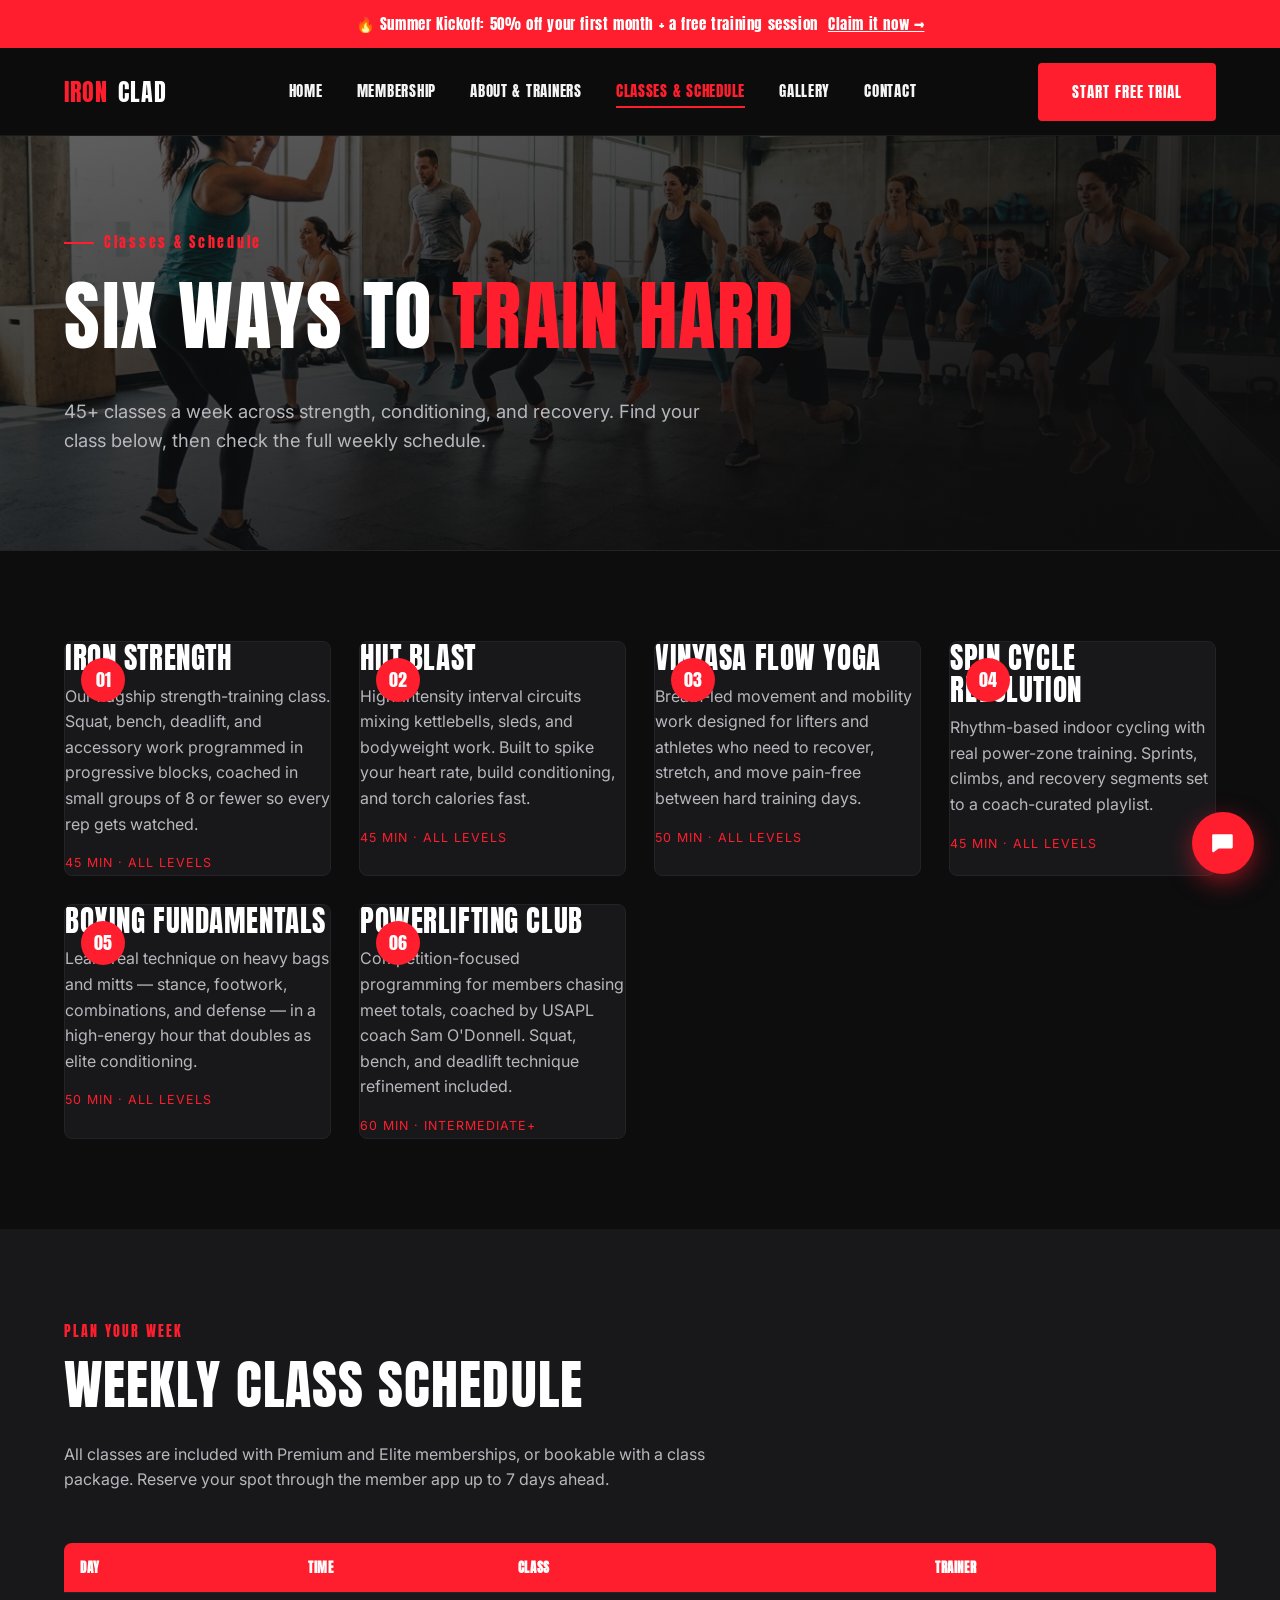
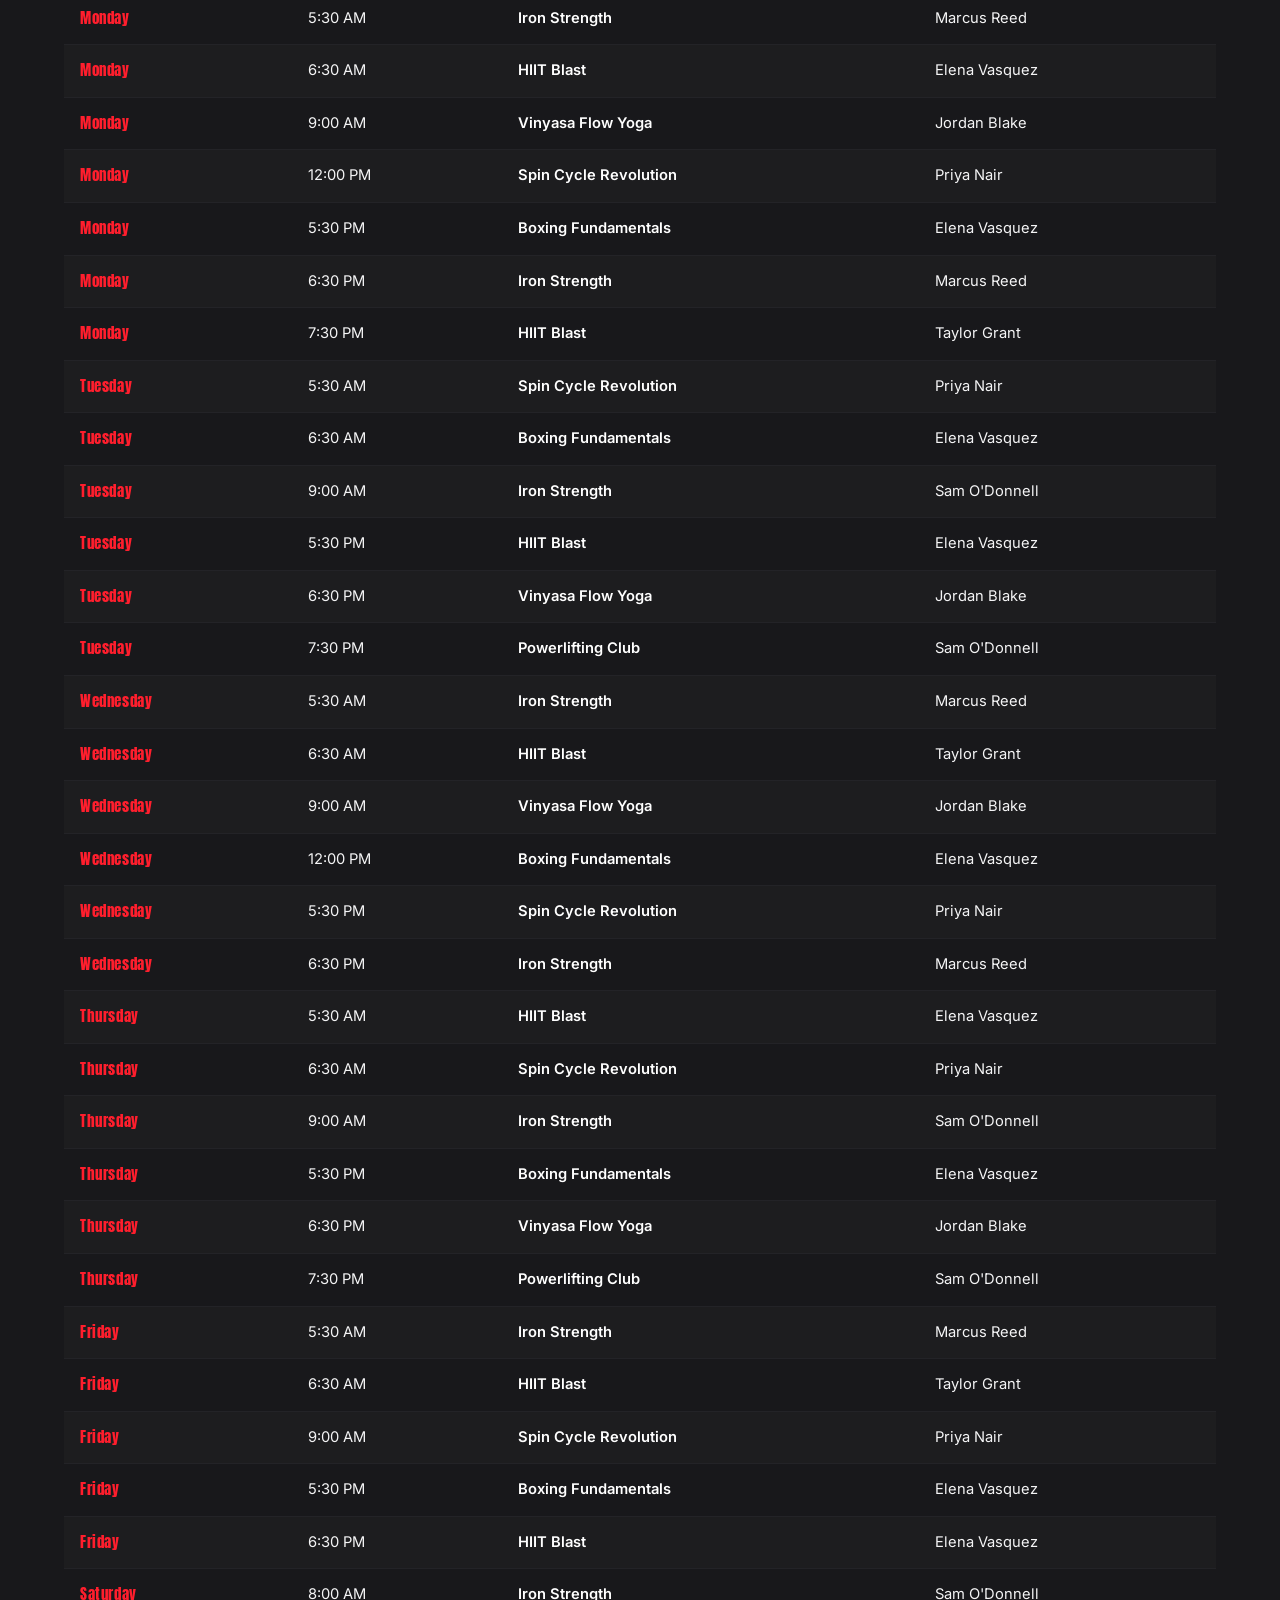
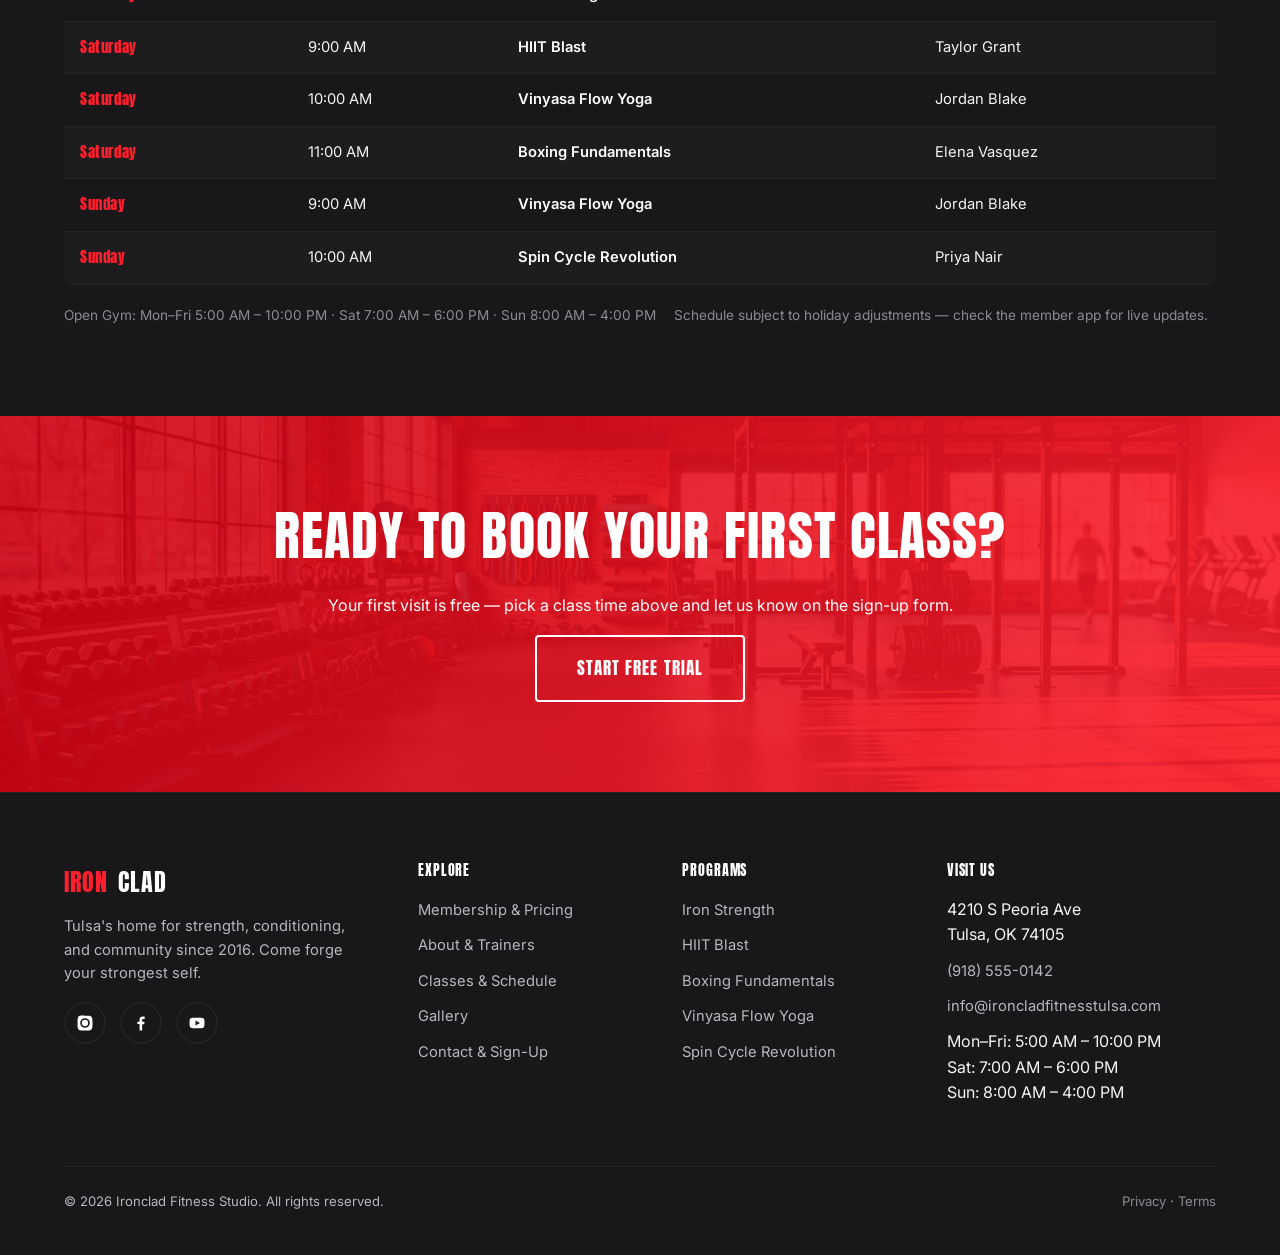
<file: classes.html>
<!DOCTYPE html>
<html lang="en" class="no-js">
<head>
<meta charset="UTF-8">
<meta name="viewport" content="width=device-width, initial-scale=1.0">
<title>Classes &amp; Schedule | Ironclad Fitness Studio, Tulsa OK</title>
<meta name="description" content="Browse Ironclad Fitness Studio's class types &mdash; HIIT, strength training, yoga, spin, and boxing &mdash; plus our full weekly schedule with times and trainers.">
<link rel="canonical" href="https://www.ironcladfitnesstulsa.com/classes.html">
<link rel="preconnect" href="https://fonts.googleapis.com">
<link rel="preconnect" href="https://fonts.gstatic.com" crossorigin>
<link href="https://fonts.googleapis.com/css2?family=Anton&family=Inter:wght@400;500;600;700;800&display=swap" rel="stylesheet">
<link rel="stylesheet" href="https://unpkg.com/aos@2.3.1/dist/aos.css">
<link rel="stylesheet" href="css/style.css">
</head>
<body>
<a class="skip-link" href="#main-content">Skip to main content</a>

<div class="promo-banner">
  <div class="container">
    <span>&#128293; Summer Kickoff: 50% off your first month + a free training session</span>
    <a href="contact.html">Claim it now &rarr;</a>
  </div>
</div>

<header class="site-header" id="site-header">
  <div class="navbar">
    <a href="index.html" class="brand"><span class="brand-mark">IRON</span>CLAD</a>
    <ul class="nav-links" id="nav-links">
      <li><a href="index.html">Home</a></li>
      <li><a href="membership.html">Membership</a></li>
      <li><a href="about.html">About &amp; Trainers</a></li>
      <li><a href="classes.html" aria-current="page">Classes &amp; Schedule</a></li>
      <li><a href="gallery.html">Gallery</a></li>
      <li><a href="contact.html">Contact</a></li>
      <li class="nav-cta-mobile"><a href="contact.html" class="btn btn-primary btn-block">Start Free Trial</a></li>
    </ul>
    <div class="nav-cta-wrap">
      <a href="contact.html" class="btn btn-primary nav-cta-desktop">Start Free Trial</a>
      <button class="nav-toggle" id="nav-toggle" type="button" aria-expanded="false" aria-controls="nav-links" aria-label="Toggle navigation menu"><span></span></button>
    </div>
  </div>
</header>

<main id="main-content">

  <section class="page-hero page-hero--classes">
    <div class="container">
      <p class="hero-eyebrow" data-aos="fade-up">Classes &amp; Schedule</p>
      <h1 data-aos="fade-up">Six Ways To <span class="text-accent">Train Hard</span></h1>
      <p class="hero-sub" data-aos="fade-up" data-aos-delay="100">45+ classes a week across strength, conditioning, and recovery. Find your class below, then check the full weekly schedule.</p>
    </div>
  </section>

  <section class="class-types">
    <div class="container">
      <div class="card-grid">
        <div class="program-card" data-aos="fade-up">
          <div class="icon">01</div>
          <h3>Iron Strength</h3>
          <p>Our flagship strength-training class. Squat, bench, deadlift, and accessory work programmed in progressive blocks, coached in small groups of 8 or fewer so every rep gets watched.</p>
          <span class="tag">45 min &middot; All levels</span>
        </div>
        <div class="program-card" data-aos="fade-up" data-aos-delay="100">
          <div class="icon">02</div>
          <h3>HIIT Blast</h3>
          <p>High-intensity interval circuits mixing kettlebells, sleds, and bodyweight work. Built to spike your heart rate, build conditioning, and torch calories fast.</p>
          <span class="tag">45 min &middot; All levels</span>
        </div>
        <div class="program-card" data-aos="fade-up" data-aos-delay="200">
          <div class="icon">03</div>
          <h3>Vinyasa Flow Yoga</h3>
          <p>Breath-led movement and mobility work designed for lifters and athletes who need to recover, stretch, and move pain-free between hard training days.</p>
          <span class="tag">50 min &middot; All levels</span>
        </div>
        <div class="program-card" data-aos="fade-up" data-aos-delay="300">
          <div class="icon">04</div>
          <h3>Spin Cycle Revolution</h3>
          <p>Rhythm-based indoor cycling with real power-zone training. Sprints, climbs, and recovery segments set to a coach-curated playlist.</p>
          <span class="tag">45 min &middot; All levels</span>
        </div>
        <div class="program-card" data-aos="fade-up">
          <div class="icon">05</div>
          <h3>Boxing Fundamentals</h3>
          <p>Learn real technique on heavy bags and mitts &mdash; stance, footwork, combinations, and defense &mdash; in a high-energy hour that doubles as elite conditioning.</p>
          <span class="tag">50 min &middot; All levels</span>
        </div>
        <div class="program-card" data-aos="fade-up" data-aos-delay="100">
          <div class="icon">06</div>
          <h3>Powerlifting Club</h3>
          <p>Competition-focused programming for members chasing meet totals, coached by USAPL coach Sam O'Donnell. Squat, bench, and deadlift technique refinement included.</p>
          <span class="tag">60 min &middot; Intermediate+</span>
        </div>
      </div>
    </div>
  </section>

  <section class="schedule section-alt">
    <div class="container">
      <div class="section-head" data-aos="fade-up">
        <p class="section-label">Plan Your Week</p>
        <h2>Weekly Class Schedule</h2>
        <p>All classes are included with Premium and Elite memberships, or bookable with a class package. Reserve your spot through the member app up to 7 days ahead.</p>
      </div>

      <div class="schedule-wrap" data-aos="fade-up">
        <table class="schedule-table">
          <caption class="sr-only">Ironclad Fitness Studio weekly class schedule by day, time, class, and trainer</caption>
          <thead>
            <tr>
              <th scope="col">Day</th>
              <th scope="col">Time</th>
              <th scope="col">Class</th>
              <th scope="col">Trainer</th>
            </tr>
          </thead>
          <tbody>
            <tr><td class="day-cell">Monday</td><td>5:30 AM</td><td class="class-name">Iron Strength</td><td>Marcus Reed</td></tr>
            <tr><td class="day-cell">Monday</td><td>6:30 AM</td><td class="class-name">HIIT Blast</td><td>Elena Vasquez</td></tr>
            <tr><td class="day-cell">Monday</td><td>9:00 AM</td><td class="class-name">Vinyasa Flow Yoga</td><td>Jordan Blake</td></tr>
            <tr><td class="day-cell">Monday</td><td>12:00 PM</td><td class="class-name">Spin Cycle Revolution</td><td>Priya Nair</td></tr>
            <tr><td class="day-cell">Monday</td><td>5:30 PM</td><td class="class-name">Boxing Fundamentals</td><td>Elena Vasquez</td></tr>
            <tr><td class="day-cell">Monday</td><td>6:30 PM</td><td class="class-name">Iron Strength</td><td>Marcus Reed</td></tr>
            <tr><td class="day-cell">Monday</td><td>7:30 PM</td><td class="class-name">HIIT Blast</td><td>Taylor Grant</td></tr>

            <tr><td class="day-cell">Tuesday</td><td>5:30 AM</td><td class="class-name">Spin Cycle Revolution</td><td>Priya Nair</td></tr>
            <tr><td class="day-cell">Tuesday</td><td>6:30 AM</td><td class="class-name">Boxing Fundamentals</td><td>Elena Vasquez</td></tr>
            <tr><td class="day-cell">Tuesday</td><td>9:00 AM</td><td class="class-name">Iron Strength</td><td>Sam O'Donnell</td></tr>
            <tr><td class="day-cell">Tuesday</td><td>5:30 PM</td><td class="class-name">HIIT Blast</td><td>Elena Vasquez</td></tr>
            <tr><td class="day-cell">Tuesday</td><td>6:30 PM</td><td class="class-name">Vinyasa Flow Yoga</td><td>Jordan Blake</td></tr>
            <tr><td class="day-cell">Tuesday</td><td>7:30 PM</td><td class="class-name">Powerlifting Club</td><td>Sam O'Donnell</td></tr>

            <tr><td class="day-cell">Wednesday</td><td>5:30 AM</td><td class="class-name">Iron Strength</td><td>Marcus Reed</td></tr>
            <tr><td class="day-cell">Wednesday</td><td>6:30 AM</td><td class="class-name">HIIT Blast</td><td>Taylor Grant</td></tr>
            <tr><td class="day-cell">Wednesday</td><td>9:00 AM</td><td class="class-name">Vinyasa Flow Yoga</td><td>Jordan Blake</td></tr>
            <tr><td class="day-cell">Wednesday</td><td>12:00 PM</td><td class="class-name">Boxing Fundamentals</td><td>Elena Vasquez</td></tr>
            <tr><td class="day-cell">Wednesday</td><td>5:30 PM</td><td class="class-name">Spin Cycle Revolution</td><td>Priya Nair</td></tr>
            <tr><td class="day-cell">Wednesday</td><td>6:30 PM</td><td class="class-name">Iron Strength</td><td>Marcus Reed</td></tr>

            <tr><td class="day-cell">Thursday</td><td>5:30 AM</td><td class="class-name">HIIT Blast</td><td>Elena Vasquez</td></tr>
            <tr><td class="day-cell">Thursday</td><td>6:30 AM</td><td class="class-name">Spin Cycle Revolution</td><td>Priya Nair</td></tr>
            <tr><td class="day-cell">Thursday</td><td>9:00 AM</td><td class="class-name">Iron Strength</td><td>Sam O'Donnell</td></tr>
            <tr><td class="day-cell">Thursday</td><td>5:30 PM</td><td class="class-name">Boxing Fundamentals</td><td>Elena Vasquez</td></tr>
            <tr><td class="day-cell">Thursday</td><td>6:30 PM</td><td class="class-name">Vinyasa Flow Yoga</td><td>Jordan Blake</td></tr>
            <tr><td class="day-cell">Thursday</td><td>7:30 PM</td><td class="class-name">Powerlifting Club</td><td>Sam O'Donnell</td></tr>

            <tr><td class="day-cell">Friday</td><td>5:30 AM</td><td class="class-name">Iron Strength</td><td>Marcus Reed</td></tr>
            <tr><td class="day-cell">Friday</td><td>6:30 AM</td><td class="class-name">HIIT Blast</td><td>Taylor Grant</td></tr>
            <tr><td class="day-cell">Friday</td><td>9:00 AM</td><td class="class-name">Spin Cycle Revolution</td><td>Priya Nair</td></tr>
            <tr><td class="day-cell">Friday</td><td>5:30 PM</td><td class="class-name">Boxing Fundamentals</td><td>Elena Vasquez</td></tr>
            <tr><td class="day-cell">Friday</td><td>6:30 PM</td><td class="class-name">HIIT Blast</td><td>Elena Vasquez</td></tr>

            <tr><td class="day-cell">Saturday</td><td>8:00 AM</td><td class="class-name">Iron Strength</td><td>Sam O'Donnell</td></tr>
            <tr><td class="day-cell">Saturday</td><td>9:00 AM</td><td class="class-name">HIIT Blast</td><td>Taylor Grant</td></tr>
            <tr><td class="day-cell">Saturday</td><td>10:00 AM</td><td class="class-name">Vinyasa Flow Yoga</td><td>Jordan Blake</td></tr>
            <tr><td class="day-cell">Saturday</td><td>11:00 AM</td><td class="class-name">Boxing Fundamentals</td><td>Elena Vasquez</td></tr>

            <tr><td class="day-cell">Sunday</td><td>9:00 AM</td><td class="class-name">Vinyasa Flow Yoga</td><td>Jordan Blake</td></tr>
            <tr><td class="day-cell">Sunday</td><td>10:00 AM</td><td class="class-name">Spin Cycle Revolution</td><td>Priya Nair</td></tr>
          </tbody>
        </table>
      </div>
      <div class="legend" data-aos="fade-up">
        <span>Open Gym: Mon&ndash;Fri 5:00 AM &ndash; 10:00 PM &middot; Sat 7:00 AM &ndash; 6:00 PM &middot; Sun 8:00 AM &ndash; 4:00 PM</span>
        <span>Schedule subject to holiday adjustments &mdash; check the member app for live updates.</span>
      </div>
    </div>
  </section>

  <section class="cta-band" data-aos="fade-up">
    <div class="container">
      <h2>Ready to Book Your First Class?</h2>
      <p>Your first visit is free &mdash; pick a class time above and let us know on the sign-up form.</p>
      <a href="contact.html" class="btn btn-outline btn-lg">Start Free Trial</a>
    </div>
  </section>

</main>

<footer class="site-footer">
  <div class="container">
    <div class="footer-grid">
      <div class="footer-brand">
        <a href="index.html" class="brand"><span class="brand-mark">IRON</span>CLAD</a>
        <p>Tulsa's home for strength, conditioning, and community since 2016. Come forge your strongest self.</p>
        <div class="social-row">
          <a href="https://www.instagram.com/ironcladfitnesstulsa" aria-label="Ironclad Fitness on Instagram" target="_blank" rel="noopener">
            <svg viewBox="0 0 24 24"><path d="M12 2.2c3.2 0 3.6 0 4.9.07 3.3.15 4.8 1.7 5 5 .06 1.3.07 1.6.07 4.8s0 3.6-.07 4.8c-.15 3.3-1.7 4.8-5 5-1.3.06-1.6.07-4.9.07s-3.6 0-4.9-.07c-3.3-.15-4.8-1.7-5-5C2.07 15.6 2.07 15.3 2.07 12s0-3.6.07-4.9c.15-3.3 1.7-4.8 5-5C8.4 2.2 8.7 2.2 12 2.2zm0 3.4a6.4 6.4 0 1 0 0 12.8 6.4 6.4 0 0 0 0-12.8zm0 10.6a4.2 4.2 0 1 1 0-8.4 4.2 4.2 0 0 1 0 8.4zm6.6-10.8a1.5 1.5 0 1 1-3 0 1.5 1.5 0 0 1 3 0z"/></svg>
          </a>
          <a href="https://www.facebook.com/ironcladfitnesstulsa" aria-label="Ironclad Fitness on Facebook" target="_blank" rel="noopener">
            <svg viewBox="0 0 24 24"><path d="M13.5 22v-8.4h2.8l.4-3.3h-3.2V8.1c0-.96.27-1.6 1.65-1.6h1.75V3.5c-.3-.04-1.35-.13-2.56-.13-2.53 0-4.27 1.54-4.27 4.38v2.44H7.2v3.3h2.9V22h3.4z"/></svg>
          </a>
          <a href="https://www.youtube.com/@ironcladfitnesstulsa" aria-label="Ironclad Fitness on YouTube" target="_blank" rel="noopener">
            <svg viewBox="0 0 24 24"><path d="M22 12s0-3.2-.4-4.7a2.8 2.8 0 0 0-2-2C17.9 5 12 5 12 5s-5.9 0-7.6.3a2.8 2.8 0 0 0-2 2C2 8.8 2 12 2 12s0 3.2.4 4.7a2.8 2.8 0 0 0 2 2C6.1 19 12 19 12 19s5.9 0 7.6-.3a2.8 2.8 0 0 0 2-2c.4-1.5.4-4.7.4-4.7zM10 15.4V8.6l6 3.4-6 3.4z"/></svg>
          </a>
        </div>
      </div>
      <div class="footer-col">
        <h4>Explore</h4>
        <ul>
          <li><a href="membership.html">Membership &amp; Pricing</a></li>
          <li><a href="about.html">About &amp; Trainers</a></li>
          <li><a href="classes.html">Classes &amp; Schedule</a></li>
          <li><a href="gallery.html">Gallery</a></li>
          <li><a href="contact.html">Contact &amp; Sign-Up</a></li>
        </ul>
      </div>
      <div class="footer-col">
        <h4>Programs</h4>
        <ul>
          <li><a href="classes.html">Iron Strength</a></li>
          <li><a href="classes.html">HIIT Blast</a></li>
          <li><a href="classes.html">Boxing Fundamentals</a></li>
          <li><a href="classes.html">Vinyasa Flow Yoga</a></li>
          <li><a href="classes.html">Spin Cycle Revolution</a></li>
        </ul>
      </div>
      <div class="footer-col">
        <h4>Visit Us</h4>
        <ul>
          <li>4210 S Peoria Ave<br>Tulsa, OK 74105</li>
          <li><a href="tel:+19185550142">(918) 555-0142</a></li>
          <li><a href="mailto:info@ironcladfitnesstulsa.com">info@ironcladfitnesstulsa.com</a></li>
          <li>Mon&ndash;Fri: 5:00 AM &ndash; 10:00 PM<br>Sat: 7:00 AM &ndash; 6:00 PM<br>Sun: 8:00 AM &ndash; 4:00 PM</li>
        </ul>
      </div>
    </div>
    <div class="footer-bottom">
      <p>&copy; 2026 Ironclad Fitness Studio. All rights reserved.</p>
      <p><a href="contact.html">Privacy</a> &middot; <a href="contact.html">Terms</a></p>
    </div>
  </div>
</footer>

<button id="chat-launcher" class="chat-launcher" type="button" aria-expanded="false" aria-controls="chat-panel" aria-label="Open chat assistant">
  <svg class="chat-open-icon" viewBox="0 0 24 24"><path d="M4 4h16a1 1 0 0 1 1 1v11a1 1 0 0 1-1 1H8l-4.7 3.5A1 1 0 0 1 2 19.7V5a1 1 0 0 1 1-1z"/></svg>
  <svg class="chat-close-icon" viewBox="0 0 24 24"><path d="M18.3 5.7 12 12l6.3 6.3-1.4 1.4L10.6 13.4 4.3 19.7 2.9 18.3 9.2 12 2.9 5.7 4.3 4.3l6.3 6.3 6.3-6.3z"/></svg>
</button>
<section id="chat-panel" class="chat-panel" aria-hidden="true" aria-label="Ironclad Fitness chat assistant">
  <div class="chat-header">
    <div class="avatar" aria-hidden="true">IC</div>
    <div class="chat-header-text">
      <h2>Ironclad Assistant</h2>
      <p>Usually replies in a few seconds</p>
    </div>
    <button id="chat-close-btn" class="chat-close-btn" type="button" aria-label="Close chat">
      <svg width="18" height="18" viewBox="0 0 24 24" fill="currentColor"><path d="M18.3 5.7 12 12l6.3 6.3-1.4 1.4L10.6 13.4 4.3 19.7 2.9 18.3 9.2 12 2.9 5.7 4.3 4.3l6.3 6.3 6.3-6.3z"/></svg>
    </button>
  </div>
  <div id="chat-body" class="chat-body" role="log" aria-live="polite" aria-atomic="false"></div>
  <form id="chat-form" class="chat-form">
    <label for="chat-input" class="sr-only">Type your message</label>
    <input type="text" id="chat-input" name="chat-input" placeholder="Ask about classes, pricing&hellip;" autocomplete="off" required>
    <button type="submit" aria-label="Send message">
      <svg width="18" height="18" viewBox="0 0 24 24" fill="currentColor"><path d="M2 21l21-9L2 3v7l15 2-15 2z"/></svg>
    </button>
  </form>
  <p class="chat-noscript-note">Chat requires JavaScript. Please call us at (918) 555-0142.</p>
</section>

<script src="https://unpkg.com/aos@2.3.1/dist/aos.js"></script>
<script src="js/main.js"></script>
</body>
</html>
</file>
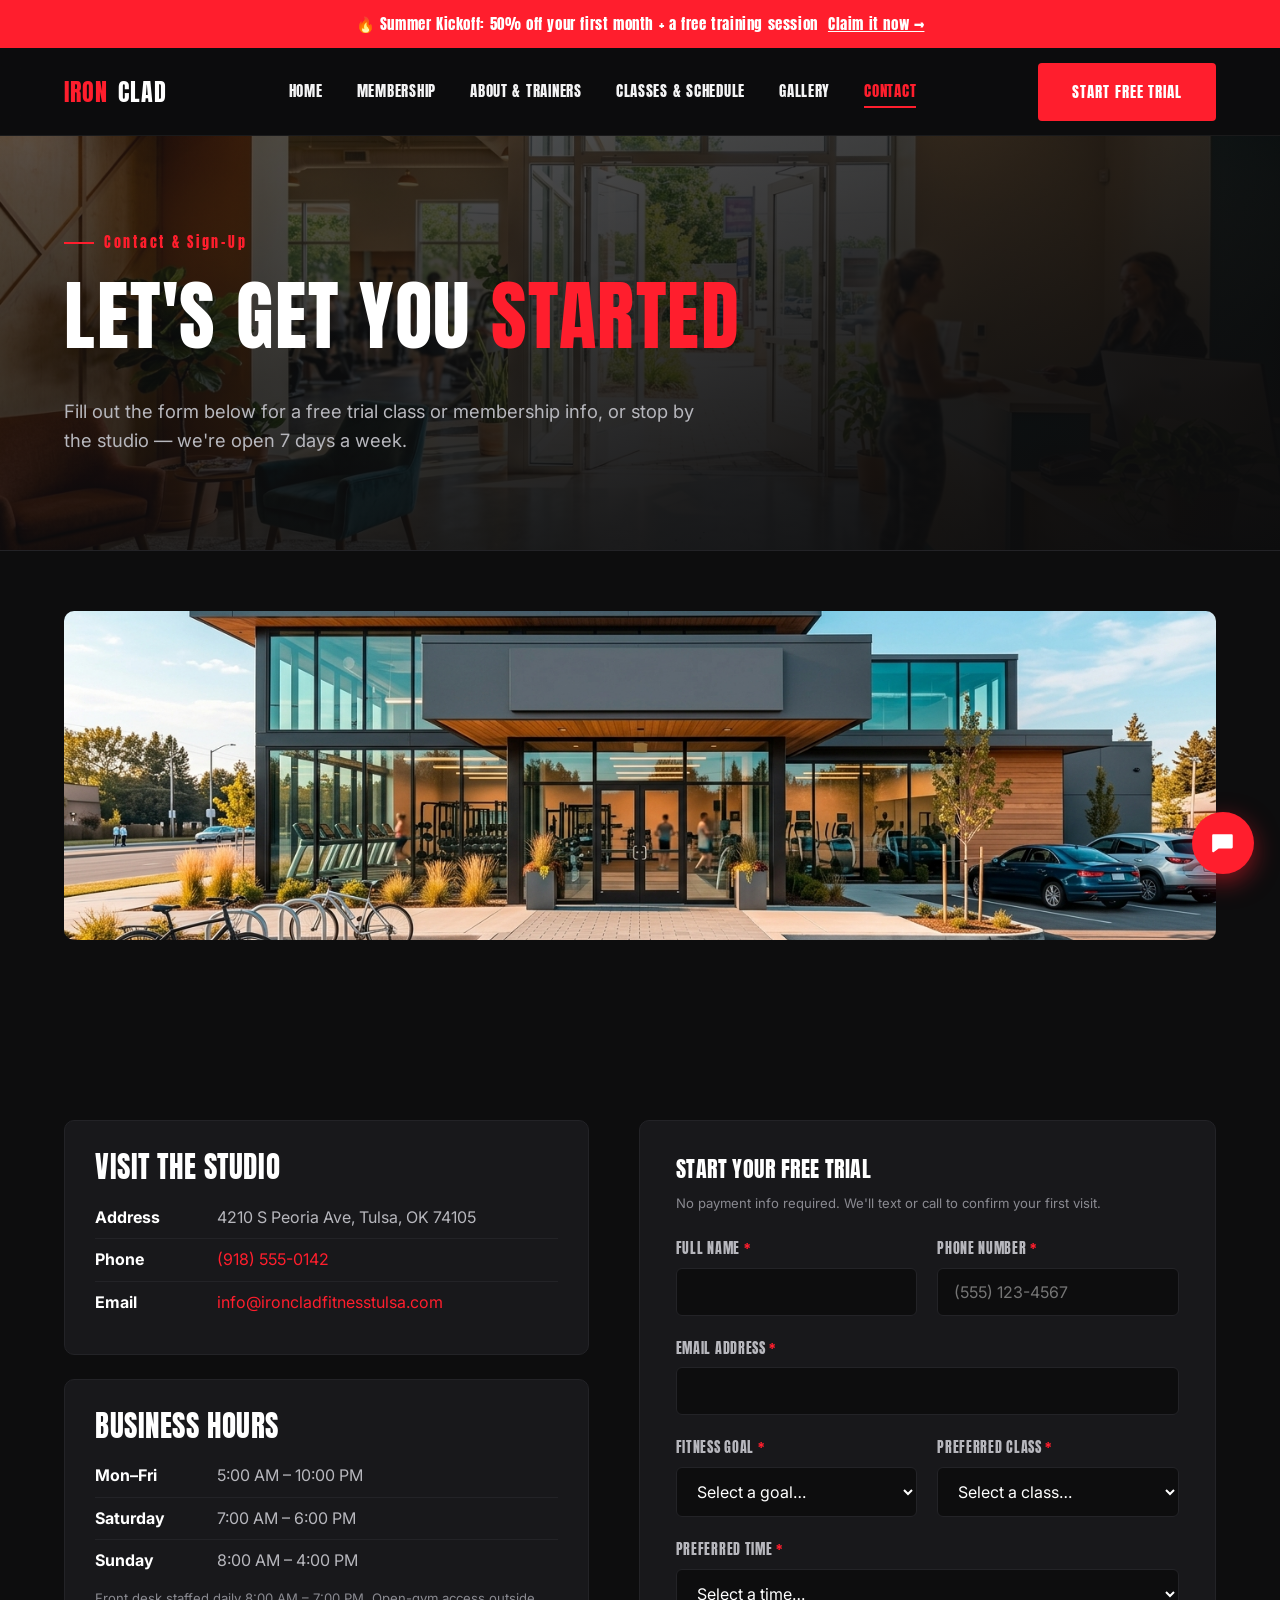
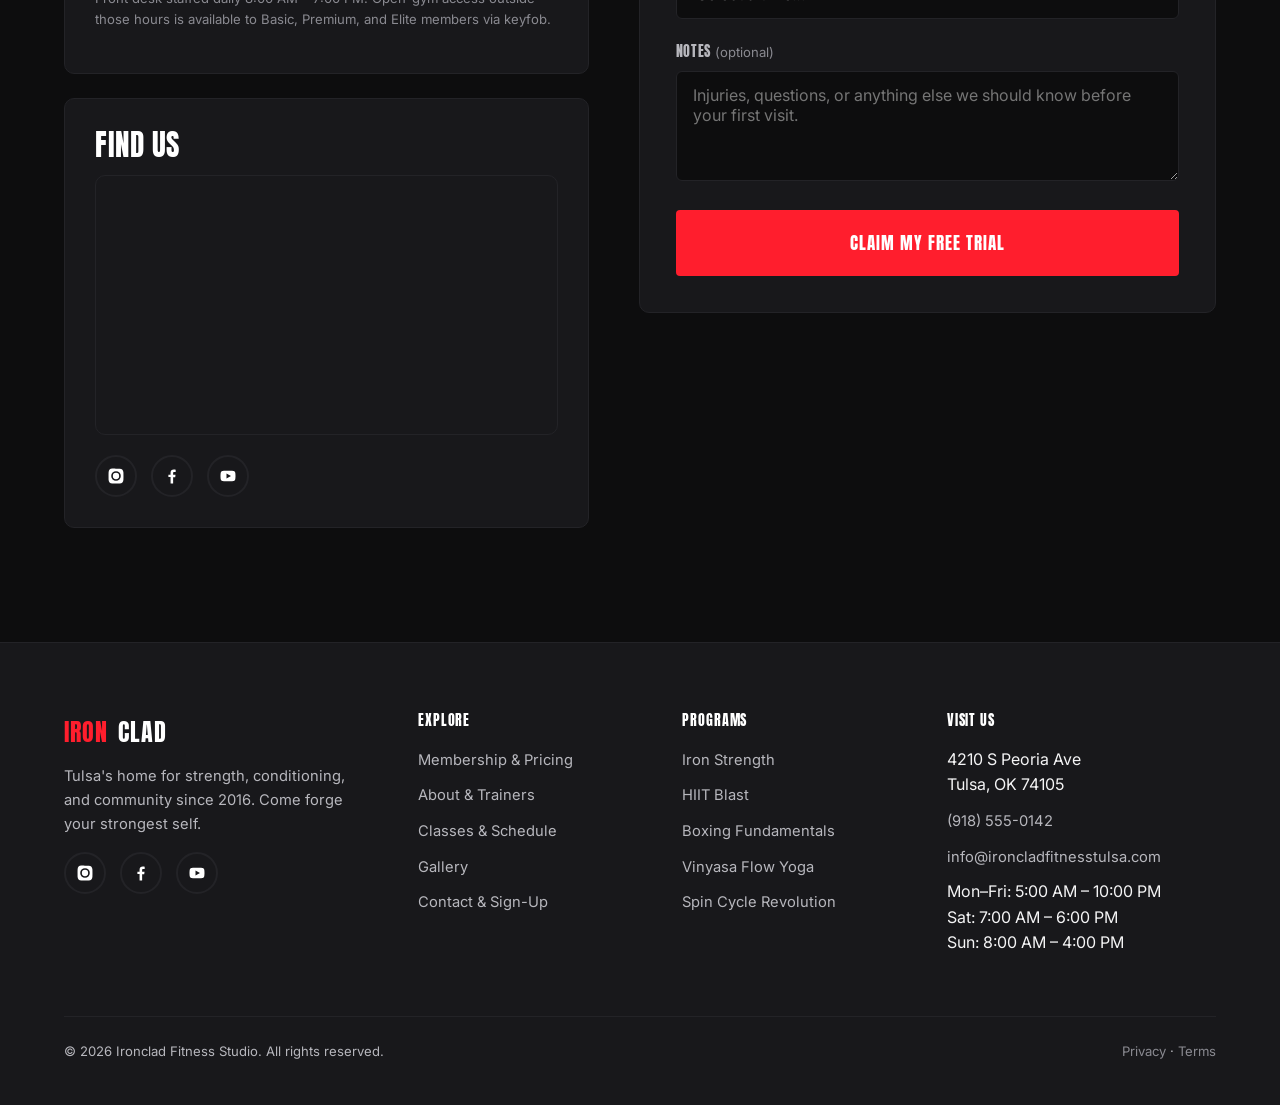
<file: contact.html>
<!DOCTYPE html>
<html lang="en" class="no-js">
<head>
<meta charset="UTF-8">
<meta name="viewport" content="width=device-width, initial-scale=1.0">
<title>Contact &amp; Sign-Up | Ironclad Fitness Studio, Tulsa OK</title>
<meta name="description" content="Start your free trial at Ironclad Fitness Studio in Tulsa, OK. Get our address, hours, phone number, and sign up for a trial class or membership today.">
<link rel="canonical" href="https://www.ironcladfitnesstulsa.com/contact.html">
<link rel="preconnect" href="https://fonts.googleapis.com">
<link rel="preconnect" href="https://fonts.gstatic.com" crossorigin>
<link href="https://fonts.googleapis.com/css2?family=Anton&family=Inter:wght@400;500;600;700;800&display=swap" rel="stylesheet">
<link rel="stylesheet" href="https://unpkg.com/aos@2.3.1/dist/aos.css">
<link rel="stylesheet" href="css/style.css">
</head>
<body>
<a class="skip-link" href="#main-content">Skip to main content</a>

<div class="promo-banner">
  <div class="container">
    <span>&#128293; Summer Kickoff: 50% off your first month + a free training session</span>
    <a href="#signup-form">Claim it now &rarr;</a>
  </div>
</div>

<header class="site-header" id="site-header">
  <div class="navbar">
    <a href="index.html" class="brand"><span class="brand-mark">IRON</span>CLAD</a>
    <ul class="nav-links" id="nav-links">
      <li><a href="index.html">Home</a></li>
      <li><a href="membership.html">Membership</a></li>
      <li><a href="about.html">About &amp; Trainers</a></li>
      <li><a href="classes.html">Classes &amp; Schedule</a></li>
      <li><a href="gallery.html">Gallery</a></li>
      <li><a href="contact.html" aria-current="page">Contact</a></li>
      <li class="nav-cta-mobile"><a href="contact.html" class="btn btn-primary btn-block">Start Free Trial</a></li>
    </ul>
    <div class="nav-cta-wrap">
      <a href="contact.html" class="btn btn-primary nav-cta-desktop">Start Free Trial</a>
      <button class="nav-toggle" id="nav-toggle" type="button" aria-expanded="false" aria-controls="nav-links" aria-label="Toggle navigation menu"><span></span></button>
    </div>
  </div>
</header>

<main id="main-content">

  <section class="page-hero page-hero--contact">
    <div class="container">
      <p class="hero-eyebrow" data-aos="fade-up">Contact &amp; Sign-Up</p>
      <h1 data-aos="fade-up">Let's Get You <span class="text-accent">Started</span></h1>
      <p class="hero-sub" data-aos="fade-up" data-aos-delay="100">Fill out the form below for a free trial class or membership info, or stop by the studio &mdash; we're open 7 days a week.</p>
    </div>
  </section>

  <section class="contact-banner">
    <div class="container">
      <div class="contact-banner-media" data-aos="fade-up">
        <img class="ph-img" src="images/contact-storefront-exterior.jpg" alt="Ironclad Fitness Studio storefront entrance at 4210 S Peoria Ave, Tulsa, OK">
      </div>
    </div>
  </section>

  <section class="contact">
    <div class="container">
      <div class="contact-grid">

        <div data-aos="fade-right">
          <div class="info-card">
            <h3>Visit The Studio</h3>
            <ul class="info-list">
              <li><strong>Address</strong> 4210 S Peoria Ave, Tulsa, OK 74105</li>
              <li><strong>Phone</strong> <a href="tel:+19185550142">(918) 555-0142</a></li>
              <li><strong>Email</strong> <a href="mailto:info@ironcladfitnesstulsa.com">info@ironcladfitnesstulsa.com</a></li>
            </ul>
          </div>

          <div class="info-card">
            <h3>Business Hours</h3>
            <ul class="info-list">
              <li><strong>Mon&ndash;Fri</strong> 5:00 AM &ndash; 10:00 PM</li>
              <li><strong>Saturday</strong> 7:00 AM &ndash; 6:00 PM</li>
              <li><strong>Sunday</strong> 8:00 AM &ndash; 4:00 PM</li>
            </ul>
            <p class="form-note">Front desk staffed daily 8:00 AM &ndash; 7:00 PM. Open-gym access outside those hours is available to Basic, Premium, and Elite members via keyfob.</p>
          </div>

          <div class="info-card">
            <h3>Find Us</h3>
            <!--
              Google Map embed placeholder using the no-API-key query embed format.
              To use your own listing, go to Google Maps > Share > Embed a Map and
              paste the provided <iframe> src here instead.
            -->
            <div class="map-embed">
              <iframe
                src="https://www.google.com/maps?q=4210+S+Peoria+Ave,+Tulsa,+OK+74105&output=embed"
                width="100%" height="100%" class="map-iframe" allowfullscreen="" loading="lazy"
                referrerpolicy="no-referrer-when-downgrade"
                title="Map showing Ironclad Fitness Studio location at 4210 S Peoria Ave, Tulsa, OK 74105">
              </iframe>
            </div>
            <div class="social-row">
              <a href="https://www.instagram.com/ironcladfitnesstulsa" aria-label="Ironclad Fitness on Instagram" target="_blank" rel="noopener">
                <svg viewBox="0 0 24 24"><path d="M12 2.2c3.2 0 3.6 0 4.9.07 3.3.15 4.8 1.7 5 5 .06 1.3.07 1.6.07 4.8s0 3.6-.07 4.8c-.15 3.3-1.7 4.8-5 5-1.3.06-1.6.07-4.9.07s-3.6 0-4.9-.07c-3.3-.15-4.8-1.7-5-5C2.07 15.6 2.07 15.3 2.07 12s0-3.6.07-4.9c.15-3.3 1.7-4.8 5-5C8.4 2.2 8.7 2.2 12 2.2zm0 3.4a6.4 6.4 0 1 0 0 12.8 6.4 6.4 0 0 0 0-12.8zm0 10.6a4.2 4.2 0 1 1 0-8.4 4.2 4.2 0 0 1 0 8.4zm6.6-10.8a1.5 1.5 0 1 1-3 0 1.5 1.5 0 0 1 3 0z"/></svg>
              </a>
              <a href="https://www.facebook.com/ironcladfitnesstulsa" aria-label="Ironclad Fitness on Facebook" target="_blank" rel="noopener">
                <svg viewBox="0 0 24 24"><path d="M13.5 22v-8.4h2.8l.4-3.3h-3.2V8.1c0-.96.27-1.6 1.65-1.6h1.75V3.5c-.3-.04-1.35-.13-2.56-.13-2.53 0-4.27 1.54-4.27 4.38v2.44H7.2v3.3h2.9V22h3.4z"/></svg>
              </a>
              <a href="https://www.youtube.com/@ironcladfitnesstulsa" aria-label="Ironclad Fitness on YouTube" target="_blank" rel="noopener">
                <svg viewBox="0 0 24 24"><path d="M22 12s0-3.2-.4-4.7a2.8 2.8 0 0 0-2-2C17.9 5 12 5 12 5s-5.9 0-7.6.3a2.8 2.8 0 0 0-2 2C2 8.8 2 12 2 12s0 3.2.4 4.7a2.8 2.8 0 0 0 2 2C6.1 19 12 19 12 19s5.9 0 7.6-.3a2.8 2.8 0 0 0 2-2c.4-1.5.4-4.7.4-4.7zM10 15.4V8.6l6 3.4-6 3.4z"/></svg>
              </a>
            </div>
          </div>
        </div>

        <div data-aos="fade-left">
          <!--
            IMPORTANT: This form posts to a Formspree placeholder endpoint.
            Replace "YOUR_FORM_ID" below with your real Formspree form ID
            (create one free at https://formspree.io) before going live.
          -->
          <form id="signup-form" class="signup-form" action="https://formspree.io/f/YOUR_FORM_ID" method="POST" novalidate>
            <h2 class="signup-form-title">Start Your Free Trial</h2>
            <p class="form-note form-intro">No payment info required. We'll text or call to confirm your first visit.</p>

            <div class="form-row">
              <div class="field">
                <label for="name">Full Name <span class="required">*</span></label>
                <input type="text" id="name" name="name" autocomplete="name" required>
                <p class="field-error" role="alert"></p>
              </div>
              <div class="field">
                <label for="phone">Phone Number <span class="required">*</span></label>
                <input type="tel" id="phone" name="phone" placeholder="(555) 123-4567" autocomplete="tel" inputmode="tel" required>
                <p class="field-error" role="alert"></p>
              </div>
            </div>

            <div class="field">
              <label for="email">Email Address <span class="required">*</span></label>
              <input type="email" id="email" name="email" autocomplete="email" required>
              <p class="field-error" role="alert"></p>
            </div>

            <div class="form-row">
              <div class="field">
                <label for="goal">Fitness Goal <span class="required">*</span></label>
                <select id="goal" name="goal" required>
                  <option value="">Select a goal&hellip;</option>
                  <option value="Lose Weight">Lose Weight</option>
                  <option value="Build Muscle">Build Muscle</option>
                  <option value="Improve Conditioning">Improve Conditioning</option>
                  <option value="Train for a Sport or Event">Train for a Sport or Event</option>
                  <option value="General Health">General Health</option>
                  <option value="Other">Other</option>
                </select>
                <p class="field-error" role="alert"></p>
              </div>
              <div class="field">
                <label for="preferred_class">Preferred Class <span class="required">*</span></label>
                <select id="preferred_class" name="preferred_class" required>
                  <option value="">Select a class&hellip;</option>
                  <option value="Iron Strength">Iron Strength</option>
                  <option value="HIIT Blast">HIIT Blast</option>
                  <option value="Vinyasa Flow Yoga">Vinyasa Flow Yoga</option>
                  <option value="Spin Cycle Revolution">Spin Cycle Revolution</option>
                  <option value="Boxing Fundamentals">Boxing Fundamentals</option>
                  <option value="Powerlifting Club">Powerlifting Club</option>
                  <option value="Not Sure Yet">Not Sure Yet</option>
                </select>
                <p class="field-error" role="alert"></p>
              </div>
            </div>

            <div class="field">
              <label for="preferred_time">Preferred Time <span class="required">*</span></label>
              <select id="preferred_time" name="preferred_time" required>
                <option value="">Select a time&hellip;</option>
                <option value="Early Morning (5-8 AM)">Early Morning (5:00 AM &ndash; 8:00 AM)</option>
                <option value="Midday (11 AM-1 PM)">Midday (11:00 AM &ndash; 1:00 PM)</option>
                <option value="Evening (5-8 PM)">Evening (5:00 PM &ndash; 8:00 PM)</option>
                <option value="Flexible / Any Time">Flexible / Any Time</option>
              </select>
              <p class="field-error" role="alert"></p>
            </div>

            <div class="field">
              <label for="notes">Notes <span class="form-note inline-note">(optional)</span></label>
              <textarea id="notes" name="notes" placeholder="Injuries, questions, or anything else we should know before your first visit."></textarea>
            </div>

            <button type="submit" class="btn btn-primary btn-block btn-lg">Claim My Free Trial</button>
            <p id="form-status" class="form-status" role="status"></p>
          </form>
        </div>

      </div>
    </div>
  </section>

</main>

<footer class="site-footer">
  <div class="container">
    <div class="footer-grid">
      <div class="footer-brand">
        <a href="index.html" class="brand"><span class="brand-mark">IRON</span>CLAD</a>
        <p>Tulsa's home for strength, conditioning, and community since 2016. Come forge your strongest self.</p>
        <div class="social-row">
          <a href="https://www.instagram.com/ironcladfitnesstulsa" aria-label="Ironclad Fitness on Instagram" target="_blank" rel="noopener">
            <svg viewBox="0 0 24 24"><path d="M12 2.2c3.2 0 3.6 0 4.9.07 3.3.15 4.8 1.7 5 5 .06 1.3.07 1.6.07 4.8s0 3.6-.07 4.8c-.15 3.3-1.7 4.8-5 5-1.3.06-1.6.07-4.9.07s-3.6 0-4.9-.07c-3.3-.15-4.8-1.7-5-5C2.07 15.6 2.07 15.3 2.07 12s0-3.6.07-4.9c.15-3.3 1.7-4.8 5-5C8.4 2.2 8.7 2.2 12 2.2zm0 3.4a6.4 6.4 0 1 0 0 12.8 6.4 6.4 0 0 0 0-12.8zm0 10.6a4.2 4.2 0 1 1 0-8.4 4.2 4.2 0 0 1 0 8.4zm6.6-10.8a1.5 1.5 0 1 1-3 0 1.5 1.5 0 0 1 3 0z"/></svg>
          </a>
          <a href="https://www.facebook.com/ironcladfitnesstulsa" aria-label="Ironclad Fitness on Facebook" target="_blank" rel="noopener">
            <svg viewBox="0 0 24 24"><path d="M13.5 22v-8.4h2.8l.4-3.3h-3.2V8.1c0-.96.27-1.6 1.65-1.6h1.75V3.5c-.3-.04-1.35-.13-2.56-.13-2.53 0-4.27 1.54-4.27 4.38v2.44H7.2v3.3h2.9V22h3.4z"/></svg>
          </a>
          <a href="https://www.youtube.com/@ironcladfitnesstulsa" aria-label="Ironclad Fitness on YouTube" target="_blank" rel="noopener">
            <svg viewBox="0 0 24 24"><path d="M22 12s0-3.2-.4-4.7a2.8 2.8 0 0 0-2-2C17.9 5 12 5 12 5s-5.9 0-7.6.3a2.8 2.8 0 0 0-2 2C2 8.8 2 12 2 12s0 3.2.4 4.7a2.8 2.8 0 0 0 2 2C6.1 19 12 19 12 19s5.9 0 7.6-.3a2.8 2.8 0 0 0 2-2c.4-1.5.4-4.7.4-4.7zM10 15.4V8.6l6 3.4-6 3.4z"/></svg>
          </a>
        </div>
      </div>
      <div class="footer-col">
        <h4>Explore</h4>
        <ul>
          <li><a href="membership.html">Membership &amp; Pricing</a></li>
          <li><a href="about.html">About &amp; Trainers</a></li>
          <li><a href="classes.html">Classes &amp; Schedule</a></li>
          <li><a href="gallery.html">Gallery</a></li>
          <li><a href="contact.html">Contact &amp; Sign-Up</a></li>
        </ul>
      </div>
      <div class="footer-col">
        <h4>Programs</h4>
        <ul>
          <li><a href="classes.html">Iron Strength</a></li>
          <li><a href="classes.html">HIIT Blast</a></li>
          <li><a href="classes.html">Boxing Fundamentals</a></li>
          <li><a href="classes.html">Vinyasa Flow Yoga</a></li>
          <li><a href="classes.html">Spin Cycle Revolution</a></li>
        </ul>
      </div>
      <div class="footer-col">
        <h4>Visit Us</h4>
        <ul>
          <li>4210 S Peoria Ave<br>Tulsa, OK 74105</li>
          <li><a href="tel:+19185550142">(918) 555-0142</a></li>
          <li><a href="mailto:info@ironcladfitnesstulsa.com">info@ironcladfitnesstulsa.com</a></li>
          <li>Mon&ndash;Fri: 5:00 AM &ndash; 10:00 PM<br>Sat: 7:00 AM &ndash; 6:00 PM<br>Sun: 8:00 AM &ndash; 4:00 PM</li>
        </ul>
      </div>
    </div>
    <div class="footer-bottom">
      <p>&copy; 2026 Ironclad Fitness Studio. All rights reserved.</p>
      <p><a href="contact.html">Privacy</a> &middot; <a href="contact.html">Terms</a></p>
    </div>
  </div>
</footer>

<button id="chat-launcher" class="chat-launcher" type="button" aria-expanded="false" aria-controls="chat-panel" aria-label="Open chat assistant">
  <svg class="chat-open-icon" viewBox="0 0 24 24"><path d="M4 4h16a1 1 0 0 1 1 1v11a1 1 0 0 1-1 1H8l-4.7 3.5A1 1 0 0 1 2 19.7V5a1 1 0 0 1 1-1z"/></svg>
  <svg class="chat-close-icon" viewBox="0 0 24 24"><path d="M18.3 5.7 12 12l6.3 6.3-1.4 1.4L10.6 13.4 4.3 19.7 2.9 18.3 9.2 12 2.9 5.7 4.3 4.3l6.3 6.3 6.3-6.3z"/></svg>
</button>
<section id="chat-panel" class="chat-panel" aria-hidden="true" aria-label="Ironclad Fitness chat assistant">
  <div class="chat-header">
    <div class="avatar" aria-hidden="true">IC</div>
    <div class="chat-header-text">
      <h2>Ironclad Assistant</h2>
      <p>Usually replies in a few seconds</p>
    </div>
    <button id="chat-close-btn" class="chat-close-btn" type="button" aria-label="Close chat">
      <svg width="18" height="18" viewBox="0 0 24 24" fill="currentColor"><path d="M18.3 5.7 12 12l6.3 6.3-1.4 1.4L10.6 13.4 4.3 19.7 2.9 18.3 9.2 12 2.9 5.7 4.3 4.3l6.3 6.3 6.3-6.3z"/></svg>
    </button>
  </div>
  <div id="chat-body" class="chat-body" role="log" aria-live="polite" aria-atomic="false"></div>
  <form id="chat-form" class="chat-form">
    <label for="chat-input" class="sr-only">Type your message</label>
    <input type="text" id="chat-input" name="chat-input" placeholder="Ask about classes, pricing&hellip;" autocomplete="off" required>
    <button type="submit" aria-label="Send message">
      <svg width="18" height="18" viewBox="0 0 24 24" fill="currentColor"><path d="M2 21l21-9L2 3v7l15 2-15 2z"/></svg>
    </button>
  </form>
  <p class="chat-noscript-note">Chat requires JavaScript. Please call us at (918) 555-0142.</p>
</section>

<script src="https://unpkg.com/aos@2.3.1/dist/aos.js"></script>
<script src="js/main.js"></script>
</body>
</html>
</file>
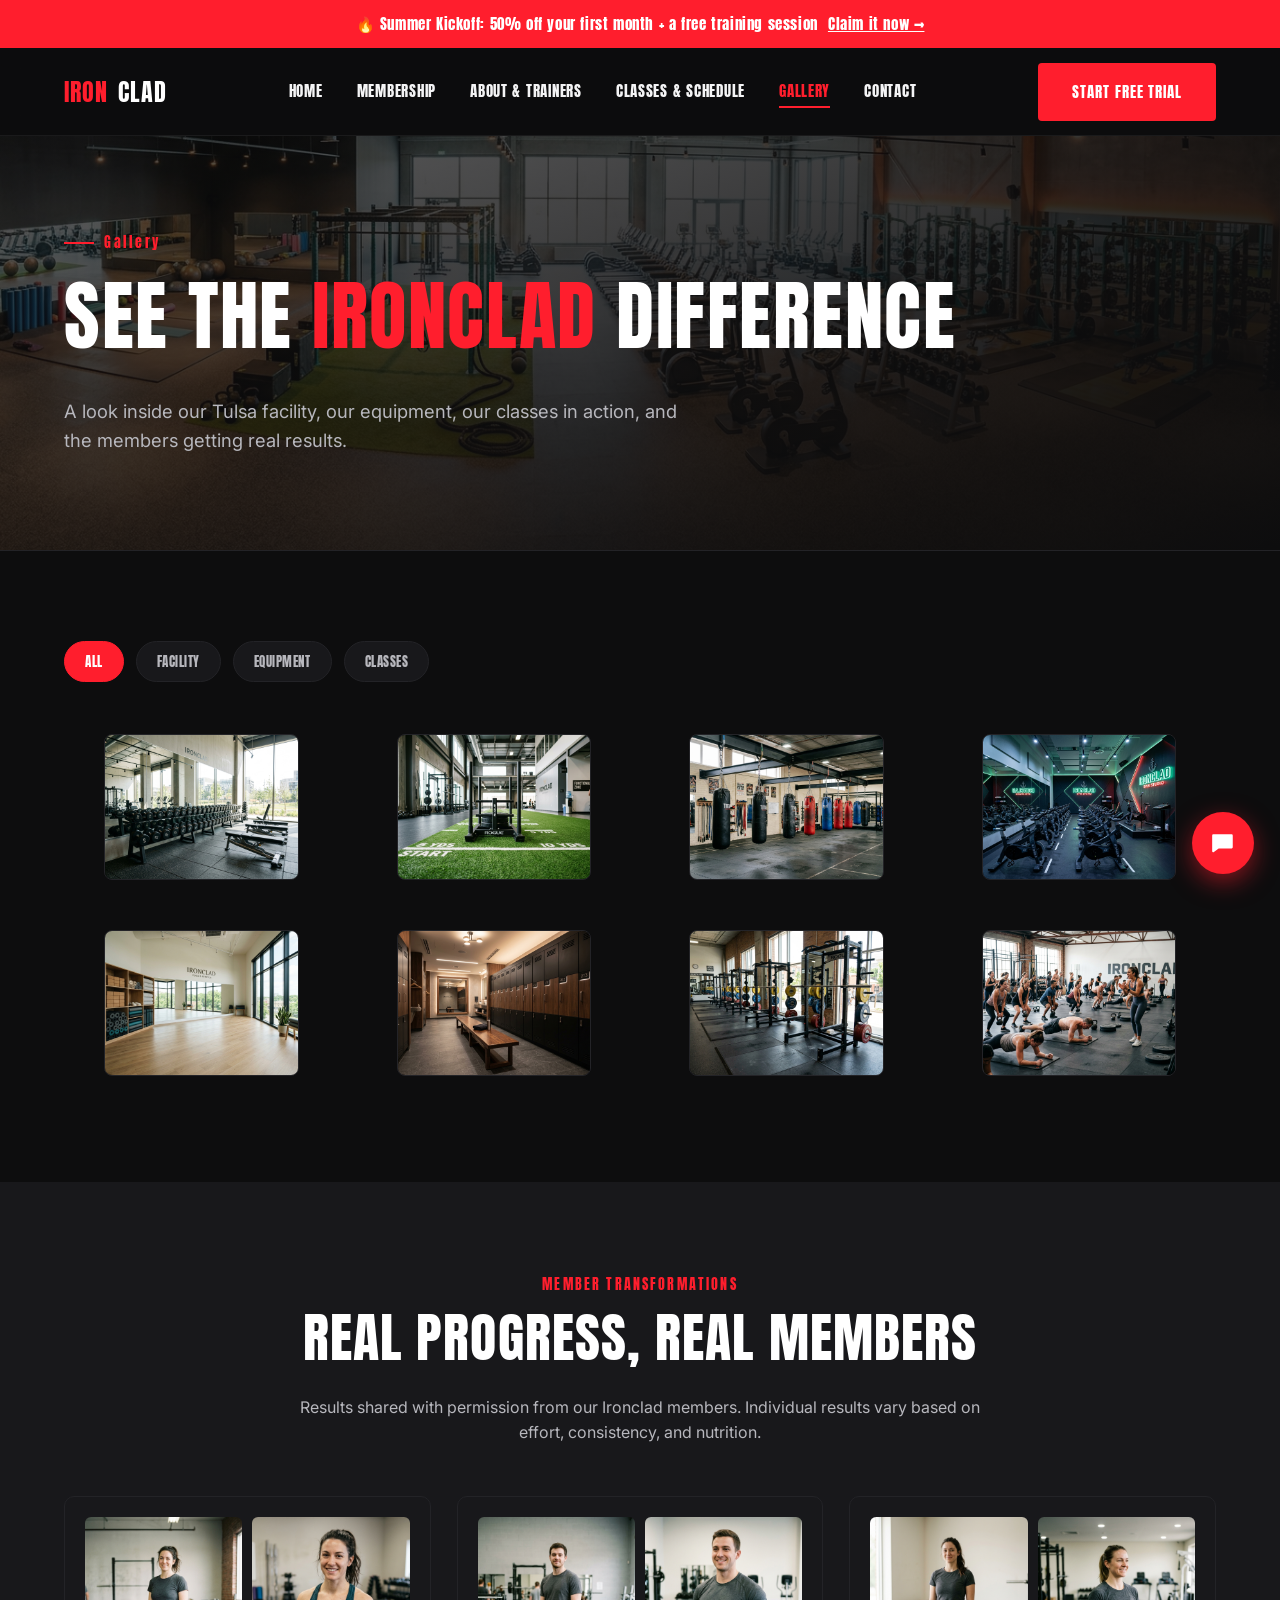
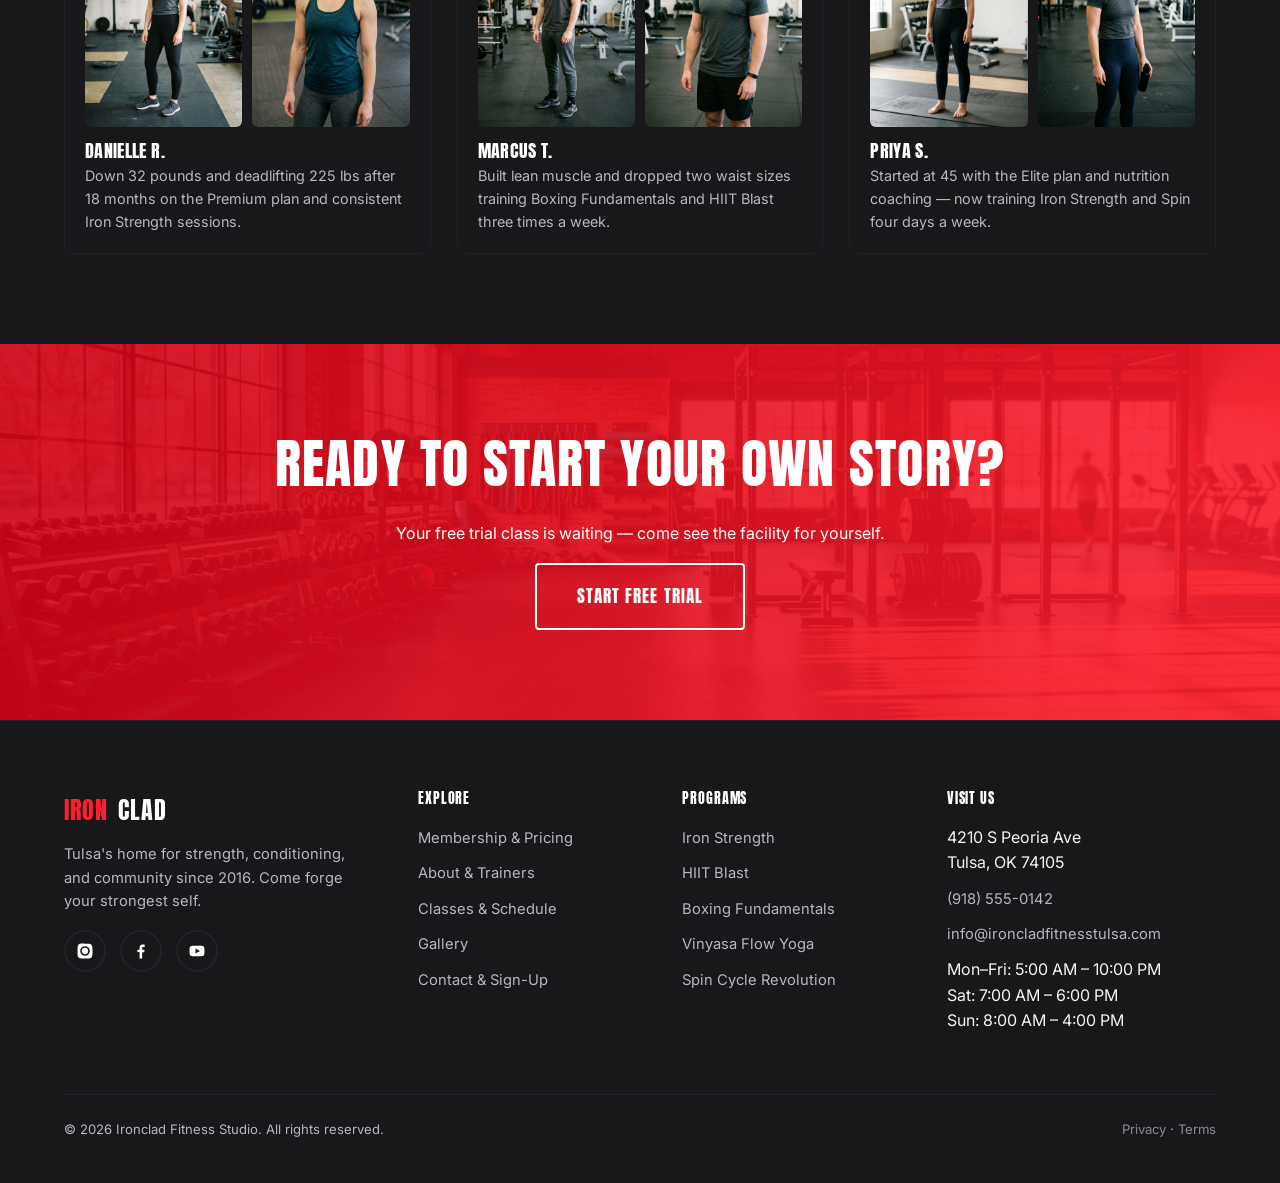
<file: gallery.html>
<!DOCTYPE html>
<html lang="en" class="no-js">
<head>
<meta charset="UTF-8">
<meta name="viewport" content="width=device-width, initial-scale=1.0">
<title>Gallery | Ironclad Fitness Studio, Tulsa OK</title>
<meta name="description" content="See Ironclad Fitness Studio's Tulsa, OK facility, equipment, and group classes, plus real member transformation stories.">
<link rel="canonical" href="https://www.ironcladfitnesstulsa.com/gallery.html">
<link rel="preconnect" href="https://fonts.googleapis.com">
<link rel="preconnect" href="https://fonts.gstatic.com" crossorigin>
<link href="https://fonts.googleapis.com/css2?family=Anton&family=Inter:wght@400;500;600;700;800&display=swap" rel="stylesheet">
<link rel="stylesheet" href="https://unpkg.com/aos@2.3.1/dist/aos.css">
<link rel="stylesheet" href="css/style.css">
</head>
<body>
<a class="skip-link" href="#main-content">Skip to main content</a>

<div class="promo-banner">
  <div class="container">
    <span>&#128293; Summer Kickoff: 50% off your first month + a free training session</span>
    <a href="contact.html">Claim it now &rarr;</a>
  </div>
</div>

<header class="site-header" id="site-header">
  <div class="navbar">
    <a href="index.html" class="brand"><span class="brand-mark">IRON</span>CLAD</a>
    <ul class="nav-links" id="nav-links">
      <li><a href="index.html">Home</a></li>
      <li><a href="membership.html">Membership</a></li>
      <li><a href="about.html">About &amp; Trainers</a></li>
      <li><a href="classes.html">Classes &amp; Schedule</a></li>
      <li><a href="gallery.html" aria-current="page">Gallery</a></li>
      <li><a href="contact.html">Contact</a></li>
      <li class="nav-cta-mobile"><a href="contact.html" class="btn btn-primary btn-block">Start Free Trial</a></li>
    </ul>
    <div class="nav-cta-wrap">
      <a href="contact.html" class="btn btn-primary nav-cta-desktop">Start Free Trial</a>
      <button class="nav-toggle" id="nav-toggle" type="button" aria-expanded="false" aria-controls="nav-links" aria-label="Toggle navigation menu"><span></span></button>
    </div>
  </div>
</header>

<main id="main-content">

  <section class="page-hero page-hero--gallery">
    <div class="container">
      <p class="hero-eyebrow" data-aos="fade-up">Gallery</p>
      <h1 data-aos="fade-up">See The <span class="text-accent">Ironclad</span> Difference</h1>
      <p class="hero-sub" data-aos="fade-up" data-aos-delay="100">A look inside our Tulsa facility, our equipment, our classes in action, and the members getting real results.</p>
    </div>
  </section>

  <section class="gallery-section">
    <div class="container">
      <div class="gallery-filter" data-aos="fade-up">
        <button type="button" class="filter-btn is-active" data-filter="all">All</button>
        <button type="button" class="filter-btn" data-filter="facility">Facility</button>
        <button type="button" class="filter-btn" data-filter="equipment">Equipment</button>
        <button type="button" class="filter-btn" data-filter="classes">Classes</button>
      </div>

      <div class="gallery-grid">
        <figure class="gallery-item" data-category="equipment" data-aos="fade-up">
          <img class="ph-img" src="images/gallery-free-weights.jpg" alt="Free weights area with dumbbell and kettlebell racks at Ironclad Fitness Studio">
          <figcaption>Free Weights Area</figcaption>
        </figure>
        <figure class="gallery-item" data-category="facility" data-aos="fade-up" data-aos-delay="50">
          <img class="ph-img" src="images/gallery-turf-zone.jpg" alt="Turf training zone used for sled pushes and sprint drills">
          <figcaption>Turf Training Zone</figcaption>
        </figure>
        <figure class="gallery-item" data-category="equipment" data-aos="fade-up" data-aos-delay="100">
          <img class="ph-img" src="images/gallery-boxing-bags.jpg" alt="Row of heavy bags and mitt stations in the boxing area">
          <figcaption>Boxing &amp; Bag Area</figcaption>
        </figure>
        <figure class="gallery-item" data-category="facility" data-aos="fade-up" data-aos-delay="150">
          <img class="ph-img" src="images/gallery-spin-studio.jpg" alt="Spin studio with rows of stationary cycling bikes">
          <figcaption>Spin Studio</figcaption>
        </figure>
        <figure class="gallery-item" data-category="facility" data-aos="fade-up">
          <img class="ph-img" src="images/gallery-yoga-studio.jpg" alt="Mirrored yoga and mobility studio room">
          <figcaption>Yoga &amp; Mobility Studio</figcaption>
        </figure>
        <figure class="gallery-item" data-category="facility" data-aos="fade-up" data-aos-delay="50">
          <img class="ph-img" src="images/gallery-locker-room.jpg" alt="Locker room with shower facilities">
          <figcaption>Locker Rooms &amp; Showers</figcaption>
        </figure>
        <figure class="gallery-item" data-category="equipment" data-aos="fade-up" data-aos-delay="100">
          <img class="ph-img" src="images/gallery-squat-racks.jpg" alt="Row of squat racks and olympic barbells">
          <figcaption>Squat Rack Row</figcaption>
        </figure>
        <figure class="gallery-item" data-category="classes" data-aos="fade-up" data-aos-delay="150">
          <img class="ph-img" src="images/gallery-group-class.jpg" alt="Members mid-workout during a HIIT Blast group class">
          <figcaption>HIIT Blast In Session</figcaption>
        </figure>
      </div>
    </div>
  </section>

  <section class="transformations section-alt">
    <div class="container">
      <div class="section-head center" data-aos="fade-up">
        <p class="section-label">Member Transformations</p>
        <h2>Real Progress, Real Members</h2>
        <p>Results shared with permission from our Ironclad members. Individual results vary based on effort, consistency, and nutrition.</p>
      </div>
      <div class="transformation-grid">
        <div class="transformation-card" data-aos="fade-up">
          <div class="transformation-images">
            <div><img class="ph-img" src="images/transformation-danielle-r-before.jpg" alt="Danielle R. before photo, prior to starting at Ironclad Fitness Studio"></div>
            <div><img class="ph-img" src="images/transformation-danielle-r-after.jpg" alt="Danielle R. after photo, following 18 months of training at Ironclad Fitness Studio"></div>
          </div>
          <h3>Danielle R.</h3>
          <p>Down 32 pounds and deadlifting 225 lbs after 18 months on the Premium plan and consistent Iron Strength sessions.</p>
        </div>
        <div class="transformation-card" data-aos="fade-up" data-aos-delay="100">
          <div class="transformation-images">
            <div><img class="ph-img" src="images/transformation-marcus-t-before.jpg" alt="Marcus T. before photo, prior to starting at Ironclad Fitness Studio"></div>
            <div><img class="ph-img" src="images/transformation-marcus-t-after.jpg" alt="Marcus T. after photo, following 12 months of boxing and HIIT training at Ironclad Fitness Studio"></div>
          </div>
          <h3>Marcus T.</h3>
          <p>Built lean muscle and dropped two waist sizes training Boxing Fundamentals and HIIT Blast three times a week.</p>
        </div>
        <div class="transformation-card" data-aos="fade-up" data-aos-delay="200">
          <div class="transformation-images">
            <div><img class="ph-img" src="images/transformation-priya-s-before.jpg" alt="Priya S. before photo, prior to starting at Ironclad Fitness Studio"></div>
            <div><img class="ph-img" src="images/transformation-priya-s-after.jpg" alt="Priya S. after photo, following 10 months on the Elite plan with nutrition coaching at Ironclad Fitness Studio"></div>
          </div>
          <h3>Priya S.</h3>
          <p>Started at 45 with the Elite plan and nutrition coaching &mdash; now training Iron Strength and Spin four days a week.</p>
        </div>
      </div>
    </div>
  </section>

  <section class="cta-band" data-aos="fade-up">
    <div class="container">
      <h2>Ready to Start Your Own Story?</h2>
      <p>Your free trial class is waiting &mdash; come see the facility for yourself.</p>
      <a href="contact.html" class="btn btn-outline btn-lg">Start Free Trial</a>
    </div>
  </section>

</main>

<footer class="site-footer">
  <div class="container">
    <div class="footer-grid">
      <div class="footer-brand">
        <a href="index.html" class="brand"><span class="brand-mark">IRON</span>CLAD</a>
        <p>Tulsa's home for strength, conditioning, and community since 2016. Come forge your strongest self.</p>
        <div class="social-row">
          <a href="https://www.instagram.com/ironcladfitnesstulsa" aria-label="Ironclad Fitness on Instagram" target="_blank" rel="noopener">
            <svg viewBox="0 0 24 24"><path d="M12 2.2c3.2 0 3.6 0 4.9.07 3.3.15 4.8 1.7 5 5 .06 1.3.07 1.6.07 4.8s0 3.6-.07 4.8c-.15 3.3-1.7 4.8-5 5-1.3.06-1.6.07-4.9.07s-3.6 0-4.9-.07c-3.3-.15-4.8-1.7-5-5C2.07 15.6 2.07 15.3 2.07 12s0-3.6.07-4.9c.15-3.3 1.7-4.8 5-5C8.4 2.2 8.7 2.2 12 2.2zm0 3.4a6.4 6.4 0 1 0 0 12.8 6.4 6.4 0 0 0 0-12.8zm0 10.6a4.2 4.2 0 1 1 0-8.4 4.2 4.2 0 0 1 0 8.4zm6.6-10.8a1.5 1.5 0 1 1-3 0 1.5 1.5 0 0 1 3 0z"/></svg>
          </a>
          <a href="https://www.facebook.com/ironcladfitnesstulsa" aria-label="Ironclad Fitness on Facebook" target="_blank" rel="noopener">
            <svg viewBox="0 0 24 24"><path d="M13.5 22v-8.4h2.8l.4-3.3h-3.2V8.1c0-.96.27-1.6 1.65-1.6h1.75V3.5c-.3-.04-1.35-.13-2.56-.13-2.53 0-4.27 1.54-4.27 4.38v2.44H7.2v3.3h2.9V22h3.4z"/></svg>
          </a>
          <a href="https://www.youtube.com/@ironcladfitnesstulsa" aria-label="Ironclad Fitness on YouTube" target="_blank" rel="noopener">
            <svg viewBox="0 0 24 24"><path d="M22 12s0-3.2-.4-4.7a2.8 2.8 0 0 0-2-2C17.9 5 12 5 12 5s-5.9 0-7.6.3a2.8 2.8 0 0 0-2 2C2 8.8 2 12 2 12s0 3.2.4 4.7a2.8 2.8 0 0 0 2 2C6.1 19 12 19 12 19s5.9 0 7.6-.3a2.8 2.8 0 0 0 2-2c.4-1.5.4-4.7.4-4.7zM10 15.4V8.6l6 3.4-6 3.4z"/></svg>
          </a>
        </div>
      </div>
      <div class="footer-col">
        <h4>Explore</h4>
        <ul>
          <li><a href="membership.html">Membership &amp; Pricing</a></li>
          <li><a href="about.html">About &amp; Trainers</a></li>
          <li><a href="classes.html">Classes &amp; Schedule</a></li>
          <li><a href="gallery.html">Gallery</a></li>
          <li><a href="contact.html">Contact &amp; Sign-Up</a></li>
        </ul>
      </div>
      <div class="footer-col">
        <h4>Programs</h4>
        <ul>
          <li><a href="classes.html">Iron Strength</a></li>
          <li><a href="classes.html">HIIT Blast</a></li>
          <li><a href="classes.html">Boxing Fundamentals</a></li>
          <li><a href="classes.html">Vinyasa Flow Yoga</a></li>
          <li><a href="classes.html">Spin Cycle Revolution</a></li>
        </ul>
      </div>
      <div class="footer-col">
        <h4>Visit Us</h4>
        <ul>
          <li>4210 S Peoria Ave<br>Tulsa, OK 74105</li>
          <li><a href="tel:+19185550142">(918) 555-0142</a></li>
          <li><a href="mailto:info@ironcladfitnesstulsa.com">info@ironcladfitnesstulsa.com</a></li>
          <li>Mon&ndash;Fri: 5:00 AM &ndash; 10:00 PM<br>Sat: 7:00 AM &ndash; 6:00 PM<br>Sun: 8:00 AM &ndash; 4:00 PM</li>
        </ul>
      </div>
    </div>
    <div class="footer-bottom">
      <p>&copy; 2026 Ironclad Fitness Studio. All rights reserved.</p>
      <p><a href="contact.html">Privacy</a> &middot; <a href="contact.html">Terms</a></p>
    </div>
  </div>
</footer>

<button id="chat-launcher" class="chat-launcher" type="button" aria-expanded="false" aria-controls="chat-panel" aria-label="Open chat assistant">
  <svg class="chat-open-icon" viewBox="0 0 24 24"><path d="M4 4h16a1 1 0 0 1 1 1v11a1 1 0 0 1-1 1H8l-4.7 3.5A1 1 0 0 1 2 19.7V5a1 1 0 0 1 1-1z"/></svg>
  <svg class="chat-close-icon" viewBox="0 0 24 24"><path d="M18.3 5.7 12 12l6.3 6.3-1.4 1.4L10.6 13.4 4.3 19.7 2.9 18.3 9.2 12 2.9 5.7 4.3 4.3l6.3 6.3 6.3-6.3z"/></svg>
</button>
<section id="chat-panel" class="chat-panel" aria-hidden="true" aria-label="Ironclad Fitness chat assistant">
  <div class="chat-header">
    <div class="avatar" aria-hidden="true">IC</div>
    <div class="chat-header-text">
      <h2>Ironclad Assistant</h2>
      <p>Usually replies in a few seconds</p>
    </div>
    <button id="chat-close-btn" class="chat-close-btn" type="button" aria-label="Close chat">
      <svg width="18" height="18" viewBox="0 0 24 24" fill="currentColor"><path d="M18.3 5.7 12 12l6.3 6.3-1.4 1.4L10.6 13.4 4.3 19.7 2.9 18.3 9.2 12 2.9 5.7 4.3 4.3l6.3 6.3 6.3-6.3z"/></svg>
    </button>
  </div>
  <div id="chat-body" class="chat-body" role="log" aria-live="polite" aria-atomic="false"></div>
  <form id="chat-form" class="chat-form">
    <label for="chat-input" class="sr-only">Type your message</label>
    <input type="text" id="chat-input" name="chat-input" placeholder="Ask about classes, pricing&hellip;" autocomplete="off" required>
    <button type="submit" aria-label="Send message">
      <svg width="18" height="18" viewBox="0 0 24 24" fill="currentColor"><path d="M2 21l21-9L2 3v7l15 2-15 2z"/></svg>
    </button>
  </form>
  <p class="chat-noscript-note">Chat requires JavaScript. Please call us at (918) 555-0142.</p>
</section>

<script src="https://unpkg.com/aos@2.3.1/dist/aos.js"></script>
<script src="js/main.js"></script>
</body>
</html>
</file>
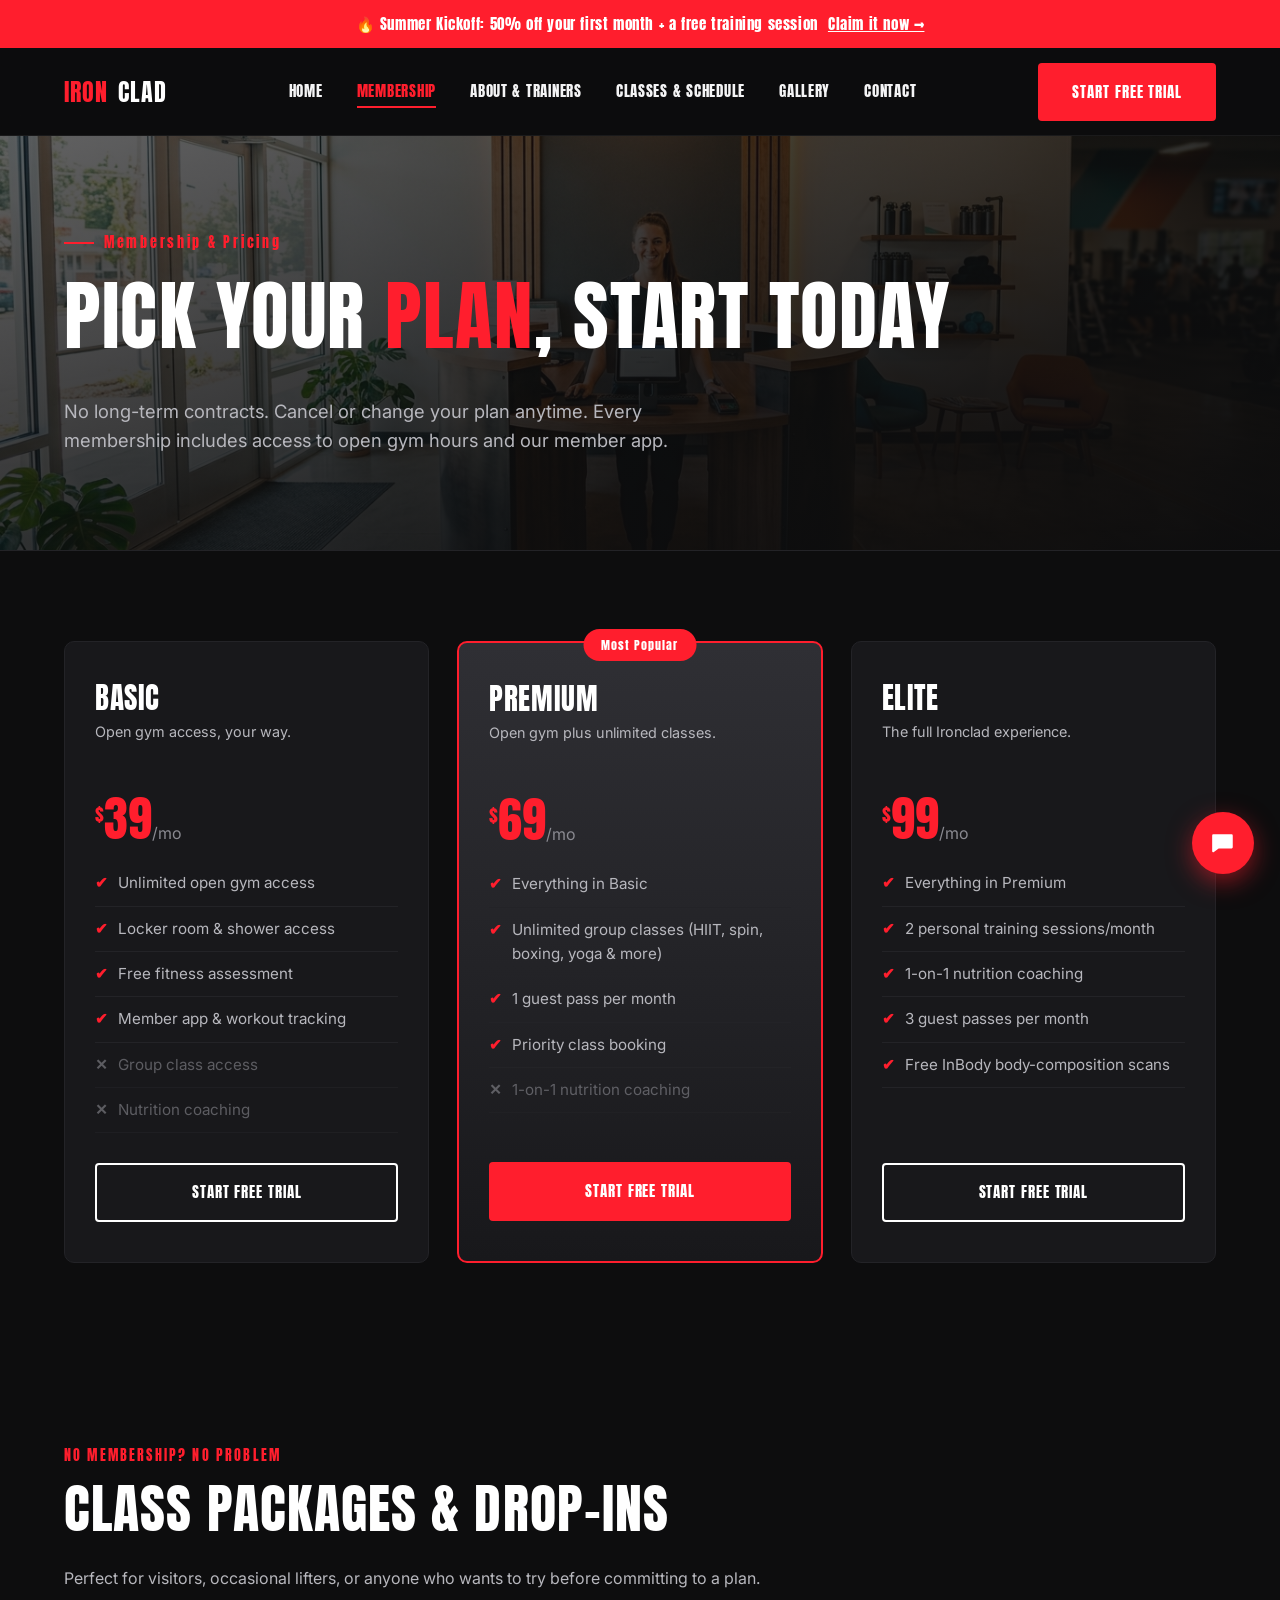
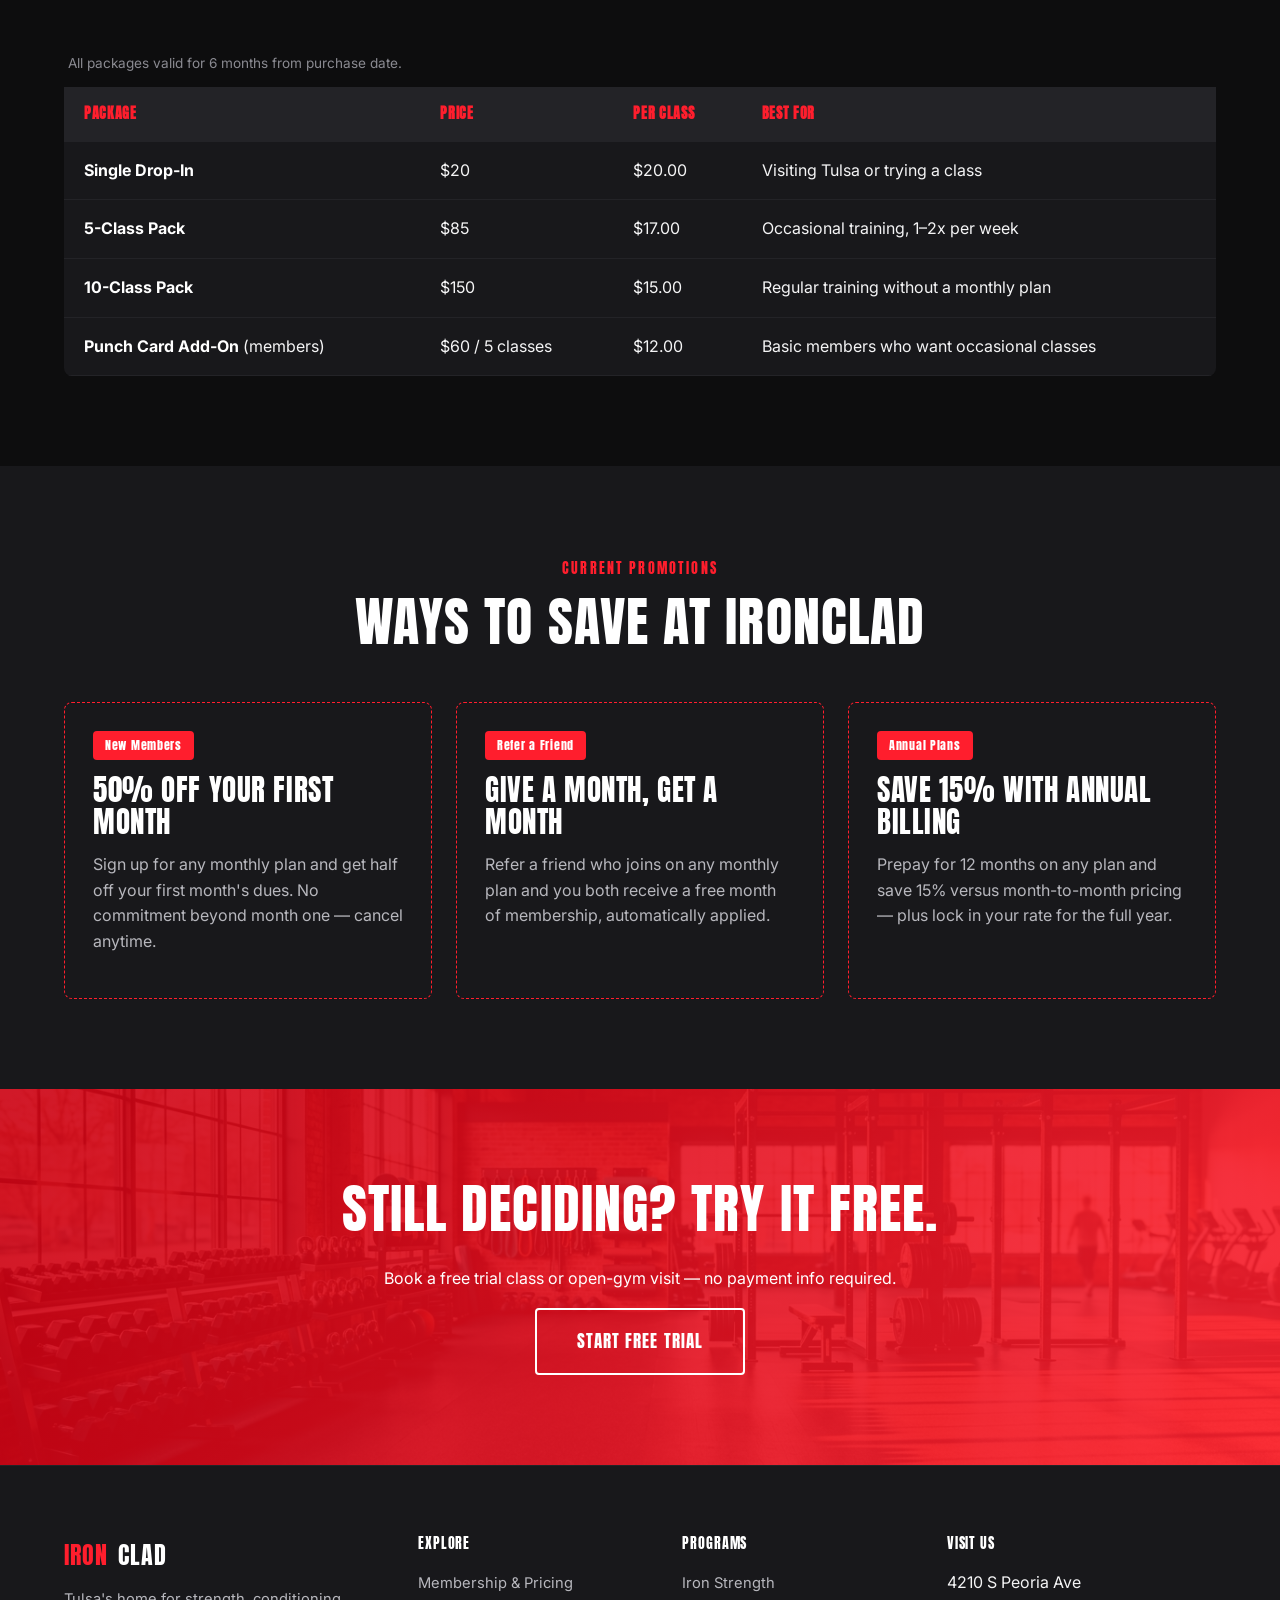
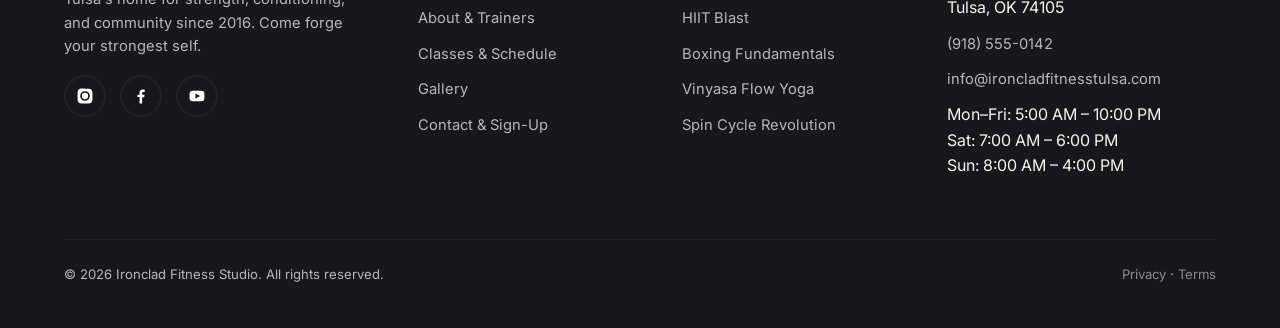
<file: membership.html>
<!DOCTYPE html>
<html lang="en" class="no-js">
<head>
<meta charset="UTF-8">
<meta name="viewport" content="width=device-width, initial-scale=1.0">
<title>Membership &amp; Pricing | Ironclad Fitness Studio, Tulsa OK</title>
<meta name="description" content="Compare Ironclad Fitness Studio membership plans in Tulsa, OK &mdash; Basic, Premium, and Elite &mdash; plus class packages, drop-in rates, and current promotions.">
<link rel="canonical" href="https://www.ironcladfitnesstulsa.com/membership.html">
<link rel="preconnect" href="https://fonts.googleapis.com">
<link rel="preconnect" href="https://fonts.gstatic.com" crossorigin>
<link href="https://fonts.googleapis.com/css2?family=Anton&family=Inter:wght@400;500;600;700;800&display=swap" rel="stylesheet">
<link rel="stylesheet" href="https://unpkg.com/aos@2.3.1/dist/aos.css">
<link rel="stylesheet" href="css/style.css">
</head>
<body>
<a class="skip-link" href="#main-content">Skip to main content</a>

<div class="promo-banner">
  <div class="container">
    <span>&#128293; Summer Kickoff: 50% off your first month + a free training session</span>
    <a href="contact.html">Claim it now &rarr;</a>
  </div>
</div>

<header class="site-header" id="site-header">
  <div class="navbar">
    <a href="index.html" class="brand"><span class="brand-mark">IRON</span>CLAD</a>
    <ul class="nav-links" id="nav-links">
      <li><a href="index.html">Home</a></li>
      <li><a href="membership.html" aria-current="page">Membership</a></li>
      <li><a href="about.html">About &amp; Trainers</a></li>
      <li><a href="classes.html">Classes &amp; Schedule</a></li>
      <li><a href="gallery.html">Gallery</a></li>
      <li><a href="contact.html">Contact</a></li>
      <li class="nav-cta-mobile"><a href="contact.html" class="btn btn-primary btn-block">Start Free Trial</a></li>
    </ul>
    <div class="nav-cta-wrap">
      <a href="contact.html" class="btn btn-primary nav-cta-desktop">Start Free Trial</a>
      <button class="nav-toggle" id="nav-toggle" type="button" aria-expanded="false" aria-controls="nav-links" aria-label="Toggle navigation menu"><span></span></button>
    </div>
  </div>
</header>

<main id="main-content">

  <section class="page-hero page-hero--membership">
    <div class="container">
      <p class="hero-eyebrow" data-aos="fade-up">Membership &amp; Pricing</p>
      <h1 data-aos="fade-up">Pick Your <span class="text-accent">Plan</span>, Start Today</h1>
      <p class="hero-sub" data-aos="fade-up" data-aos-delay="100">No long-term contracts. Cancel or change your plan anytime. Every membership includes access to open gym hours and our member app.</p>
    </div>
  </section>

  <section class="pricing">
    <div class="container">
      <div class="pricing-grid">
        <div class="price-card" data-aos="fade-up">
          <h3>Basic</h3>
          <p class="price-desc">Open gym access, your way.</p>
          <p class="price"><sup>$</sup>39<small>/mo</small></p>
          <ul>
            <li>Unlimited open gym access</li>
            <li>Locker room &amp; shower access</li>
            <li>Free fitness assessment</li>
            <li>Member app &amp; workout tracking</li>
            <li class="not-included">Group class access</li>
            <li class="not-included">Nutrition coaching</li>
          </ul>
          <a href="contact.html" class="btn btn-outline btn-block">Start Free Trial</a>
        </div>

        <div class="price-card featured" data-aos="fade-up" data-aos-delay="100">
          <span class="ribbon">Most Popular</span>
          <h3>Premium</h3>
          <p class="price-desc">Open gym plus unlimited classes.</p>
          <p class="price"><sup>$</sup>69<small>/mo</small></p>
          <ul>
            <li>Everything in Basic</li>
            <li>Unlimited group classes (HIIT, spin, boxing, yoga &amp; more)</li>
            <li>1 guest pass per month</li>
            <li>Priority class booking</li>
            <li class="not-included">1-on-1 nutrition coaching</li>
          </ul>
          <a href="contact.html" class="btn btn-primary btn-block">Start Free Trial</a>
        </div>

        <div class="price-card" data-aos="fade-up" data-aos-delay="200">
          <h3>Elite</h3>
          <p class="price-desc">The full Ironclad experience.</p>
          <p class="price"><sup>$</sup>99<small>/mo</small></p>
          <ul>
            <li>Everything in Premium</li>
            <li>2 personal training sessions/month</li>
            <li>1-on-1 nutrition coaching</li>
            <li>3 guest passes per month</li>
            <li>Free InBody body-composition scans</li>
          </ul>
          <a href="contact.html" class="btn btn-outline btn-block">Start Free Trial</a>
        </div>
      </div>
    </div>
  </section>

  <section class="packages">
    <div class="container">
      <div class="section-head" data-aos="fade-up">
        <p class="section-label">No Membership? No Problem</p>
        <h2>Class Packages &amp; Drop-Ins</h2>
        <p>Perfect for visitors, occasional lifters, or anyone who wants to try before committing to a plan.</p>
      </div>
      <div class="package-table-wrap" data-aos="fade-up">
        <table class="data-table">
          <caption>All packages valid for 6 months from purchase date.</caption>
          <thead>
            <tr>
              <th scope="col">Package</th>
              <th scope="col">Price</th>
              <th scope="col">Per Class</th>
              <th scope="col">Best For</th>
            </tr>
          </thead>
          <tbody>
            <tr>
              <td><strong>Single Drop-In</strong></td>
              <td>$20</td>
              <td>$20.00</td>
              <td>Visiting Tulsa or trying a class</td>
            </tr>
            <tr>
              <td><strong>5-Class Pack</strong></td>
              <td>$85</td>
              <td>$17.00</td>
              <td>Occasional training, 1&ndash;2x per week</td>
            </tr>
            <tr>
              <td><strong>10-Class Pack</strong></td>
              <td>$150</td>
              <td>$15.00</td>
              <td>Regular training without a monthly plan</td>
            </tr>
            <tr>
              <td><strong>Punch Card Add-On</strong> (members)</td>
              <td>$60 / 5 classes</td>
              <td>$12.00</td>
              <td>Basic members who want occasional classes</td>
            </tr>
          </tbody>
        </table>
      </div>
    </div>
  </section>

  <section class="promotions section-alt">
    <div class="container">
      <div class="section-head center" data-aos="fade-up">
        <p class="section-label">Current Promotions</p>
        <h2>Ways to Save at Ironclad</h2>
      </div>
      <div class="promo-grid">
        <div class="promo-card" data-aos="fade-up">
          <span class="badge">New Members</span>
          <h3>50% Off Your First Month</h3>
          <p>Sign up for any monthly plan and get half off your first month's dues. No commitment beyond month one &mdash; cancel anytime.</p>
        </div>
        <div class="promo-card" data-aos="fade-up" data-aos-delay="100">
          <span class="badge">Refer a Friend</span>
          <h3>Give a Month, Get a Month</h3>
          <p>Refer a friend who joins on any monthly plan and you both receive a free month of membership, automatically applied.</p>
        </div>
        <div class="promo-card" data-aos="fade-up" data-aos-delay="200">
          <span class="badge">Annual Plans</span>
          <h3>Save 15% With Annual Billing</h3>
          <p>Prepay for 12 months on any plan and save 15% versus month-to-month pricing &mdash; plus lock in your rate for the full year.</p>
        </div>
      </div>
    </div>
  </section>

  <section class="cta-band" data-aos="fade-up">
    <div class="container">
      <h2>Still Deciding? Try It Free.</h2>
      <p>Book a free trial class or open-gym visit &mdash; no payment info required.</p>
      <a href="contact.html" class="btn btn-outline btn-lg">Start Free Trial</a>
    </div>
  </section>

</main>

<footer class="site-footer">
  <div class="container">
    <div class="footer-grid">
      <div class="footer-brand">
        <a href="index.html" class="brand"><span class="brand-mark">IRON</span>CLAD</a>
        <p>Tulsa's home for strength, conditioning, and community since 2016. Come forge your strongest self.</p>
        <div class="social-row">
          <a href="https://www.instagram.com/ironcladfitnesstulsa" aria-label="Ironclad Fitness on Instagram" target="_blank" rel="noopener">
            <svg viewBox="0 0 24 24"><path d="M12 2.2c3.2 0 3.6 0 4.9.07 3.3.15 4.8 1.7 5 5 .06 1.3.07 1.6.07 4.8s0 3.6-.07 4.8c-.15 3.3-1.7 4.8-5 5-1.3.06-1.6.07-4.9.07s-3.6 0-4.9-.07c-3.3-.15-4.8-1.7-5-5C2.07 15.6 2.07 15.3 2.07 12s0-3.6.07-4.9c.15-3.3 1.7-4.8 5-5C8.4 2.2 8.7 2.2 12 2.2zm0 3.4a6.4 6.4 0 1 0 0 12.8 6.4 6.4 0 0 0 0-12.8zm0 10.6a4.2 4.2 0 1 1 0-8.4 4.2 4.2 0 0 1 0 8.4zm6.6-10.8a1.5 1.5 0 1 1-3 0 1.5 1.5 0 0 1 3 0z"/></svg>
          </a>
          <a href="https://www.facebook.com/ironcladfitnesstulsa" aria-label="Ironclad Fitness on Facebook" target="_blank" rel="noopener">
            <svg viewBox="0 0 24 24"><path d="M13.5 22v-8.4h2.8l.4-3.3h-3.2V8.1c0-.96.27-1.6 1.65-1.6h1.75V3.5c-.3-.04-1.35-.13-2.56-.13-2.53 0-4.27 1.54-4.27 4.38v2.44H7.2v3.3h2.9V22h3.4z"/></svg>
          </a>
          <a href="https://www.youtube.com/@ironcladfitnesstulsa" aria-label="Ironclad Fitness on YouTube" target="_blank" rel="noopener">
            <svg viewBox="0 0 24 24"><path d="M22 12s0-3.2-.4-4.7a2.8 2.8 0 0 0-2-2C17.9 5 12 5 12 5s-5.9 0-7.6.3a2.8 2.8 0 0 0-2 2C2 8.8 2 12 2 12s0 3.2.4 4.7a2.8 2.8 0 0 0 2 2C6.1 19 12 19 12 19s5.9 0 7.6-.3a2.8 2.8 0 0 0 2-2c.4-1.5.4-4.7.4-4.7zM10 15.4V8.6l6 3.4-6 3.4z"/></svg>
          </a>
        </div>
      </div>
      <div class="footer-col">
        <h4>Explore</h4>
        <ul>
          <li><a href="membership.html">Membership &amp; Pricing</a></li>
          <li><a href="about.html">About &amp; Trainers</a></li>
          <li><a href="classes.html">Classes &amp; Schedule</a></li>
          <li><a href="gallery.html">Gallery</a></li>
          <li><a href="contact.html">Contact &amp; Sign-Up</a></li>
        </ul>
      </div>
      <div class="footer-col">
        <h4>Programs</h4>
        <ul>
          <li><a href="classes.html">Iron Strength</a></li>
          <li><a href="classes.html">HIIT Blast</a></li>
          <li><a href="classes.html">Boxing Fundamentals</a></li>
          <li><a href="classes.html">Vinyasa Flow Yoga</a></li>
          <li><a href="classes.html">Spin Cycle Revolution</a></li>
        </ul>
      </div>
      <div class="footer-col">
        <h4>Visit Us</h4>
        <ul>
          <li>4210 S Peoria Ave<br>Tulsa, OK 74105</li>
          <li><a href="tel:+19185550142">(918) 555-0142</a></li>
          <li><a href="mailto:info@ironcladfitnesstulsa.com">info@ironcladfitnesstulsa.com</a></li>
          <li>Mon&ndash;Fri: 5:00 AM &ndash; 10:00 PM<br>Sat: 7:00 AM &ndash; 6:00 PM<br>Sun: 8:00 AM &ndash; 4:00 PM</li>
        </ul>
      </div>
    </div>
    <div class="footer-bottom">
      <p>&copy; 2026 Ironclad Fitness Studio. All rights reserved.</p>
      <p><a href="contact.html">Privacy</a> &middot; <a href="contact.html">Terms</a></p>
    </div>
  </div>
</footer>

<button id="chat-launcher" class="chat-launcher" type="button" aria-expanded="false" aria-controls="chat-panel" aria-label="Open chat assistant">
  <svg class="chat-open-icon" viewBox="0 0 24 24"><path d="M4 4h16a1 1 0 0 1 1 1v11a1 1 0 0 1-1 1H8l-4.7 3.5A1 1 0 0 1 2 19.7V5a1 1 0 0 1 1-1z"/></svg>
  <svg class="chat-close-icon" viewBox="0 0 24 24"><path d="M18.3 5.7 12 12l6.3 6.3-1.4 1.4L10.6 13.4 4.3 19.7 2.9 18.3 9.2 12 2.9 5.7 4.3 4.3l6.3 6.3 6.3-6.3z"/></svg>
</button>
<section id="chat-panel" class="chat-panel" aria-hidden="true" aria-label="Ironclad Fitness chat assistant">
  <div class="chat-header">
    <div class="avatar" aria-hidden="true">IC</div>
    <div class="chat-header-text">
      <h2>Ironclad Assistant</h2>
      <p>Usually replies in a few seconds</p>
    </div>
    <button id="chat-close-btn" class="chat-close-btn" type="button" aria-label="Close chat">
      <svg width="18" height="18" viewBox="0 0 24 24" fill="currentColor"><path d="M18.3 5.7 12 12l6.3 6.3-1.4 1.4L10.6 13.4 4.3 19.7 2.9 18.3 9.2 12 2.9 5.7 4.3 4.3l6.3 6.3 6.3-6.3z"/></svg>
    </button>
  </div>
  <div id="chat-body" class="chat-body" role="log" aria-live="polite" aria-atomic="false"></div>
  <form id="chat-form" class="chat-form">
    <label for="chat-input" class="sr-only">Type your message</label>
    <input type="text" id="chat-input" name="chat-input" placeholder="Ask about classes, pricing&hellip;" autocomplete="off" required>
    <button type="submit" aria-label="Send message">
      <svg width="18" height="18" viewBox="0 0 24 24" fill="currentColor"><path d="M2 21l21-9L2 3v7l15 2-15 2z"/></svg>
    </button>
  </form>
  <p class="chat-noscript-note">Chat requires JavaScript. Please call us at (918) 555-0142.</p>
</section>

<script src="https://unpkg.com/aos@2.3.1/dist/aos.js"></script>
<script src="js/main.js"></script>
</body>
</html>
</file>
<file: css/style.css>
/* ==========================================================================
   IRONCLAD FITNESS STUDIO — Main Stylesheet
   Palette: Charcoal Black / Electric Red / White
   ========================================================================== */

:root {
  --color-black: #0d0d0e;
  --color-charcoal: #18181b;
  --color-charcoal-light: #232327;
  --color-charcoal-lighter: #2f2f34;
  --color-red: #ff1e2d;
  --color-red-dark: #cc0011;
  --color-red-glow: rgba(255, 30, 45, 0.45);
  --color-white: #ffffff;
  --color-off-white: #f4f4f5;
  --color-gray: #b7b7bd;
  --color-gray-dark: #8a8a91;

  --font-heading: 'Anton', 'Arial Narrow', sans-serif;
  --font-body: 'Inter', -apple-system, BlinkMacSystemFont, 'Segoe UI', sans-serif;

  --container-width: 1200px;
  --nav-height: 88px;
  --nav-height-shrunk: 64px;

  --transition-fast: 0.2s ease;
  --transition-med: 0.35s ease;
  --transition-slow: 0.6s cubic-bezier(0.16, 1, 0.3, 1);
}

/* ---------------------------------------------------------------------- */
/* Reset & base                                                           */
/* ---------------------------------------------------------------------- */
*, *::before, *::after { box-sizing: border-box; }

html {
  scroll-behavior: smooth;
  -webkit-text-size-adjust: 100%;
}

body {
  margin: 0;
  background: var(--color-black);
  color: var(--color-off-white);
  font-family: var(--font-body);
  font-size: 16px;
  line-height: 1.6;
  overflow-x: hidden;
}

img { max-width: 100%; display: block; }

a {
  color: var(--color-red);
  text-decoration: none;
  transition: color var(--transition-fast);
}
a:hover, a:focus { color: var(--color-white); }

h1, h2, h3, h4, h5 {
  font-family: var(--font-heading);
  font-weight: 400;
  letter-spacing: 0.02em;
  text-transform: uppercase;
  line-height: 1.1;
  margin: 0 0 0.5em;
  color: var(--color-white);
}

h1 { font-size: clamp(2.6rem, 6vw, 5rem); }
h2 { font-size: clamp(2rem, 4.5vw, 3.4rem); }
h3 { font-size: clamp(1.3rem, 2.5vw, 1.8rem); }

p { margin: 0 0 1em; color: var(--color-gray); }

.container {
  width: 100%;
  max-width: var(--container-width);
  margin: 0 auto;
  padding: 0 24px;
}

section { padding: 90px 0; position: relative; }

.section-label {
  display: inline-block;
  color: var(--color-red);
  font-family: var(--font-heading);
  letter-spacing: 0.15em;
  text-transform: uppercase;
  font-size: 0.9rem;
  margin-bottom: 12px;
}

.section-head {
  max-width: 700px;
  margin: 0 0 50px;
}
.section-head.center { margin-left: auto; margin-right: auto; text-align: center; }

.text-accent { color: var(--color-red); }

/* Visually hidden (a11y) */
.sr-only {
  position: absolute;
  width: 1px; height: 1px;
  padding: 0; margin: -1px;
  overflow: hidden;
  clip: rect(0,0,0,0);
  white-space: nowrap;
  border: 0;
}

.skip-link {
  position: absolute;
  left: 0; top: -60px;
  background: var(--color-red);
  color: var(--color-white);
  padding: 12px 20px;
  z-index: 2000;
  transition: top var(--transition-fast);
  font-weight: 600;
}
.skip-link:focus { top: 0; }

/* ---------------------------------------------------------------------- */
/* Buttons                                                                */
/* ---------------------------------------------------------------------- */
.btn {
  display: inline-flex;
  align-items: center;
  justify-content: center;
  gap: 8px;
  font-family: var(--font-heading);
  letter-spacing: 0.06em;
  text-transform: uppercase;
  font-size: 0.95rem;
  padding: 15px 32px;
  border-radius: 4px;
  border: 2px solid transparent;
  cursor: pointer;
  transition: transform var(--transition-fast), box-shadow var(--transition-fast), background var(--transition-fast), color var(--transition-fast);
  white-space: nowrap;
}
.btn:focus-visible { outline: 3px solid var(--color-white); outline-offset: 2px; }

.btn-primary {
  background: var(--color-red);
  color: var(--color-white);
  box-shadow: 0 0 0 rgba(255,30,45,0);
}
.btn-primary:hover {
  background: var(--color-red-dark);
  color: var(--color-white);
  transform: translateY(-3px);
  box-shadow: 0 10px 25px var(--color-red-glow);
}

.btn-outline {
  background: transparent;
  border-color: var(--color-white);
  color: var(--color-white);
}
.btn-outline:hover {
  background: var(--color-white);
  color: var(--color-black);
  transform: translateY(-3px);
}

.btn-block { width: 100%; }
.btn-lg { padding: 18px 40px; font-size: 1.05rem; }

/* ---------------------------------------------------------------------- */
/* Navigation                                                             */
/* ---------------------------------------------------------------------- */
.site-header {
  position: sticky;
  top: 0;
  left: 0;
  right: 0;
  z-index: 1000;
  height: var(--nav-height);
  display: flex;
  align-items: center;
  background: rgba(13, 13, 14, 0.85);
  backdrop-filter: saturate(180%) blur(12px);
  -webkit-backdrop-filter: saturate(180%) blur(12px);
  border-bottom: 1px solid rgba(255,255,255,0.06);
  transition: height var(--transition-med), background var(--transition-med), box-shadow var(--transition-med);
}
.site-header.is-shrunk {
  height: var(--nav-height-shrunk);
  background: rgba(13, 13, 14, 0.97);
  box-shadow: 0 8px 30px rgba(0,0,0,0.4);
}

.navbar {
  width: 100%;
  max-width: var(--container-width);
  margin: 0 auto;
  padding: 0 24px;
  display: flex;
  align-items: center;
  justify-content: space-between;
}

.brand {
  display: flex;
  align-items: center;
  gap: 10px;
  font-family: var(--font-heading);
  font-size: 1.5rem;
  letter-spacing: 0.04em;
  color: var(--color-white);
  text-transform: uppercase;
  flex-shrink: 0;
}
.brand:hover { color: var(--color-white); }
.brand-mark {
  color: var(--color-red);
}

.nav-links {
  display: flex;
  align-items: center;
  gap: 34px;
  list-style: none;
  margin: 0;
  padding: 0;
}
.nav-links a {
  color: var(--color-off-white);
  font-family: var(--font-heading);
  font-size: 0.92rem;
  letter-spacing: 0.05em;
  text-transform: uppercase;
  position: relative;
  padding: 6px 0;
}
.nav-links a::after {
  content: '';
  position: absolute;
  left: 0; bottom: 0;
  width: 0;
  height: 2px;
  background: var(--color-red);
  transition: width var(--transition-fast);
}
.nav-links a:hover::after,
.nav-links a[aria-current="page"]::after { width: 100%; }
.nav-links a[aria-current="page"] { color: var(--color-red); }

.nav-cta-wrap {
  display: flex;
  align-items: center;
  gap: 18px;
}

.nav-toggle {
  display: none;
  background: none;
  border: 2px solid var(--color-white);
  border-radius: 4px;
  width: 46px;
  height: 40px;
  padding: 0;
  cursor: pointer;
  position: relative;
  flex-shrink: 0;
}
.nav-toggle span,
.nav-toggle span::before,
.nav-toggle span::after {
  content: '';
  position: absolute;
  left: 10px;
  right: 10px;
  height: 2px;
  background: var(--color-white);
  transition: transform var(--transition-fast), opacity var(--transition-fast), top var(--transition-fast);
}
.nav-toggle span { top: 19px; }
.nav-toggle span::before { top: -8px; }
.nav-toggle span::after { top: 8px; }
.nav-toggle[aria-expanded="true"] span { background: transparent; }
.nav-toggle[aria-expanded="true"] span::before { top: 0; transform: rotate(45deg); }
.nav-toggle[aria-expanded="true"] span::after { top: 0; transform: rotate(-45deg); }

@media (max-width: 900px) {
  .nav-links {
    position: fixed;
    top: var(--nav-height);
    left: 0;
    right: 0;
    bottom: 0;
    height: calc(100vh - var(--nav-height));
    background: var(--color-black);
    flex-direction: column;
    justify-content: flex-start;
    align-items: stretch;
    padding: 40px 28px;
    gap: 0;
    transform: translateX(100%);
    transition: transform var(--transition-med);
    overflow-y: auto;
  }
  .site-header.is-shrunk .nav-links { top: var(--nav-height-shrunk); height: calc(100vh - var(--nav-height-shrunk)); }
  .nav-links.is-open { transform: translateX(0); }
  .nav-links li { border-bottom: 1px solid var(--color-charcoal-light); }
  .nav-links a { display: block; padding: 18px 4px; font-size: 1.1rem; }
  .nav-links .nav-cta-mobile { display: block; margin-top: 20px; }
  .nav-toggle { display: block; }
  .nav-cta-wrap .btn-primary.nav-cta-desktop { display: none; }
}
@media (min-width: 901px) {
  .nav-cta-mobile { display: none; }
}

/* ---------------------------------------------------------------------- */
/* Hero                                                                   */
/* ---------------------------------------------------------------------- */
.hero {
  position: relative;
  min-height: 88vh;
  display: flex;
  align-items: center;
  padding-top: 60px;
  padding-bottom: 60px;
  overflow: hidden;
  background:
    linear-gradient(160deg, rgba(13,13,14,0.6) 0%, rgba(13,13,14,0.94) 65%, var(--color-black) 100%),
    url('../images/hero-gym-action.jpg') center 30%/cover no-repeat;
}
.hero::before {
  content: '';
  position: absolute;
  inset: 0;
  background: radial-gradient(circle at 80% 20%, var(--color-red-glow), transparent 45%);
  opacity: 0.5;
  pointer-events: none;
}
.hero-content {
  position: relative;
  z-index: 2;
  max-width: 720px;
}
.hero-eyebrow {
  display: inline-flex;
  align-items: center;
  gap: 10px;
  color: var(--color-red);
  font-family: var(--font-heading);
  letter-spacing: 0.2em;
  font-size: 0.85rem;
  margin-bottom: 20px;
}
.hero-eyebrow::before {
  content: '';
  width: 30px; height: 2px;
  background: var(--color-red);
  display: inline-block;
}
.hero h1 { margin-bottom: 20px; }
.hero h1 span { color: var(--color-red); }
.hero-sub {
  font-size: 1.15rem;
  color: var(--color-gray);
  max-width: 560px;
  margin-bottom: 34px;
}
.hero-cta-row { display: flex; flex-wrap: wrap; gap: 18px; margin-bottom: 44px; }
.hero-quickstats {
  display: flex;
  gap: 40px;
  flex-wrap: wrap;
}
.hero-quickstats div { text-align: left; }
.hero-quickstats strong {
  display: block;
  font-family: var(--font-heading);
  font-size: 2rem;
  color: var(--color-white);
}
.hero-quickstats span {
  color: var(--color-gray-dark);
  font-size: 0.85rem;
  text-transform: uppercase;
  letter-spacing: 0.06em;
}

/* Promo banner */
.promo-banner {
  background: var(--color-red);
  color: var(--color-white);
  text-align: center;
  padding: 12px 20px;
  font-family: var(--font-heading);
  letter-spacing: 0.04em;
  font-size: 0.95rem;
  position: relative;
  z-index: 1001;
}
.promo-banner a { color: var(--color-white); text-decoration: underline; }
.promo-banner .container { display: flex; align-items: center; justify-content: center; gap: 10px; flex-wrap: wrap; }

/* ---------------------------------------------------------------------- */
/* Stats bar                                                              */
/* ---------------------------------------------------------------------- */
.stats-bar {
  background: var(--color-charcoal);
  border-top: 1px solid var(--color-charcoal-light);
  border-bottom: 1px solid var(--color-charcoal-light);
  padding: 60px 0;
}
.stats-grid {
  display: grid;
  grid-template-columns: repeat(4, 1fr);
  gap: 30px;
  text-align: center;
}
.stat-item strong {
  display: block;
  font-family: var(--font-heading);
  font-size: clamp(2.4rem, 5vw, 3.6rem);
  color: var(--color-red);
  line-height: 1;
}
.stat-item span {
  display: block;
  margin-top: 10px;
  color: var(--color-gray);
  text-transform: uppercase;
  letter-spacing: 0.06em;
  font-size: 0.85rem;
}
@media (max-width: 700px) {
  .stats-grid { grid-template-columns: repeat(2, 1fr); }
}

/* ---------------------------------------------------------------------- */
/* Cards: programs / classes                                              */
/* ---------------------------------------------------------------------- */
.card-grid {
  display: grid;
  grid-template-columns: repeat(auto-fit, minmax(260px, 1fr));
  gap: 28px;
}

.program-card {
  background: var(--color-charcoal);
  border: 1px solid var(--color-charcoal-light);
  border-radius: 8px;
  overflow: hidden;
  transition: transform var(--transition-med), box-shadow var(--transition-med), border-color var(--transition-med);
}
.program-card:hover {
  transform: translateY(-8px);
  border-color: var(--color-red);
  box-shadow: 0 20px 40px rgba(0,0,0,0.45);
}
.program-photo {
  position: relative;
  aspect-ratio: 4 / 3;
  overflow: hidden;
}
.program-card:hover .program-photo .ph-img { transform: scale(1.08); }
.program-photo::after {
  content: '';
  position: absolute;
  inset: 0;
  background: linear-gradient(0deg, rgba(13,13,14,0.85) 0%, rgba(13,13,14,0) 55%);
}
.program-card .icon {
  position: absolute;
  z-index: 2;
  top: 16px;
  left: 16px;
  width: 44px; height: 44px;
  border-radius: 50%;
  background: var(--color-red);
  display: flex; align-items: center; justify-content: center;
  font-family: var(--font-heading);
  font-size: 1.15rem;
  color: var(--color-white);
}
.program-body { padding: 26px 28px 32px; }
.program-card h3 { margin-bottom: 10px; }
.program-card p { margin-bottom: 0; }
.program-card .tag {
  display: inline-block;
  margin-top: 16px;
  font-size: 0.78rem;
  letter-spacing: 0.08em;
  text-transform: uppercase;
  color: var(--color-red);
}

/* ---------------------------------------------------------------------- */
/* Why Ironclad split section (home)                                      */
/* ---------------------------------------------------------------------- */
.split-grid {
  display: grid;
  grid-template-columns: 1fr 1fr;
  gap: 60px;
  align-items: center;
}
@media (max-width: 900px) { .split-grid { grid-template-columns: 1fr; gap: 30px; } }
.split-media {
  aspect-ratio: 4 / 3;
  border-radius: 10px;
  overflow: hidden;
}
.split-content .section-label { margin-bottom: 14px; }
.split-content h2 { margin-bottom: 18px; }
.check-list { list-style: none; margin: 26px 0 32px; padding: 0; }
.check-list li {
  position: relative;
  padding-left: 32px;
  margin-bottom: 14px;
  color: var(--color-gray);
}
.check-list li::before {
  content: '\2713';
  position: absolute;
  left: 0;
  top: -1px;
  width: 22px; height: 22px;
  border-radius: 50%;
  background: var(--color-red);
  color: var(--color-white);
  font-size: 0.75rem;
  display: flex; align-items: center; justify-content: center;
}

/* ---------------------------------------------------------------------- */
/* Testimonials carousel                                                  */
/* ---------------------------------------------------------------------- */
.testimonial-section,
.section-alt { background: var(--color-charcoal); }
.testimonial-carousel {
  position: relative;
  max-width: 780px;
  margin: 0 auto;
  min-height: 300px;
}
.testimonial-slide {
  position: absolute;
  inset: 0;
  opacity: 0;
  transform: translateY(16px);
  transition: opacity 0.6s ease, transform 0.6s ease;
  pointer-events: none;
  text-align: center;
}
.testimonial-slide.is-active {
  opacity: 1;
  transform: translateY(0);
  pointer-events: auto;
  position: relative;
}
.testimonial-avatar {
  width: 72px; height: 72px;
  border-radius: 50%;
  overflow: hidden;
  margin: 0 auto 18px;
  border: 2px solid var(--color-red);
}
.testimonial-slide .stars { color: var(--color-red); font-size: 1.2rem; margin-bottom: 18px; letter-spacing: 4px; }
.testimonial-slide blockquote {
  font-size: clamp(1.1rem, 2.5vw, 1.5rem);
  color: var(--color-white);
  font-style: italic;
  margin: 0 0 20px;
  line-height: 1.5;
}
.testimonial-slide cite {
  font-style: normal;
  color: var(--color-red);
  font-family: var(--font-heading);
  letter-spacing: 0.05em;
  font-size: 0.9rem;
}
.testimonial-slide cite span { display: block; color: var(--color-gray-dark); font-family: var(--font-body); text-transform: none; letter-spacing: 0; font-size: 0.82rem; margin-top: 4px; }

.carousel-dots {
  display: flex;
  justify-content: center;
  gap: 10px;
  margin-top: 30px;
}
.carousel-dots button {
  width: 11px; height: 11px;
  border-radius: 50%;
  border: 2px solid var(--color-red);
  background: transparent;
  padding: 0;
  cursor: pointer;
}
.carousel-dots button.is-active { background: var(--color-red); }
.carousel-dots button:focus-visible { outline: 2px solid var(--color-white); outline-offset: 3px; }

/* ---------------------------------------------------------------------- */
/* CTA band                                                               */
/* ---------------------------------------------------------------------- */
.cta-band {
  background:
    linear-gradient(120deg, rgba(204,0,17,0.9), rgba(255,30,45,0.88)),
    url('../images/cta-band-training-floor.jpg') center/cover no-repeat;
  text-align: center;
  padding: 90px 0;
}
.cta-band h2, .cta-band p { color: var(--color-white); }
.cta-band .btn-outline { border-color: var(--color-white); }
.cta-band .btn-outline:hover { background: var(--color-white); color: var(--color-red); }

/* ---------------------------------------------------------------------- */
/* Pricing / Membership                                                   */
/* ---------------------------------------------------------------------- */
.pricing-grid {
  display: grid;
  grid-template-columns: repeat(auto-fit, minmax(280px, 1fr));
  gap: 28px;
  align-items: stretch;
}
.price-card {
  background: var(--color-charcoal);
  border: 1px solid var(--color-charcoal-light);
  border-radius: 10px;
  padding: 40px 30px;
  display: flex;
  flex-direction: column;
  position: relative;
  transition: transform var(--transition-med), box-shadow var(--transition-med);
}
.price-card:hover { transform: translateY(-6px); box-shadow: 0 20px 40px rgba(0,0,0,0.4); }
.price-card.featured {
  border: 2px solid var(--color-red);
  background: linear-gradient(180deg, var(--color-charcoal-lighter), var(--color-charcoal));
}
.price-card .ribbon {
  position: absolute;
  top: -14px; left: 50%;
  transform: translateX(-50%);
  background: var(--color-red);
  color: var(--color-white);
  font-family: var(--font-heading);
  font-size: 0.78rem;
  letter-spacing: 0.08em;
  padding: 6px 18px;
  border-radius: 20px;
  white-space: nowrap;
}
.price-card h3 { margin-bottom: 6px; }
.price-card .price {
  font-family: var(--font-heading);
  font-size: 3rem;
  color: var(--color-red);
  margin: 14px 0 4px;
}
.price-card .price sup { font-size: 1.2rem; top: -1.2em; }
.price-card .price small { font-size: 1rem; color: var(--color-gray-dark); font-family: var(--font-body); text-transform: none; }
.price-card .price-desc { font-size: 0.9rem; margin-bottom: 24px; }
.price-card ul {
  list-style: none;
  margin: 0 0 30px;
  padding: 0;
  flex-grow: 1;
}
.price-card ul li {
  padding: 10px 0;
  border-bottom: 1px solid var(--color-charcoal-light);
  color: var(--color-gray);
  display: flex;
  gap: 10px;
  align-items: flex-start;
  font-size: 0.95rem;
}
.price-card ul li::before {
  content: '✔';
  color: var(--color-red);
  font-weight: 700;
  flex-shrink: 0;
}
.price-card ul li.not-included {
  color: var(--color-gray-dark);
  opacity: 0.6;
}
.price-card ul li.not-included::before { content: '✕'; color: var(--color-gray-dark); }

/* Class packages */
.package-table-wrap { overflow-x: auto; }
table.data-table {
  width: 100%;
  border-collapse: collapse;
  min-width: 560px;
  background: var(--color-charcoal);
  border-radius: 8px;
  overflow: hidden;
}
table.data-table caption { text-align: left; padding: 12px 4px; color: var(--color-gray-dark); font-size: 0.85rem; }
table.data-table th, table.data-table td {
  padding: 16px 20px;
  text-align: left;
  border-bottom: 1px solid var(--color-charcoal-light);
}
table.data-table thead th {
  font-family: var(--font-heading);
  letter-spacing: 0.05em;
  text-transform: uppercase;
  color: var(--color-red);
  background: var(--color-charcoal-light);
  font-size: 0.85rem;
}
table.data-table tbody tr:hover { background: var(--color-charcoal-light); }
table.data-table td strong { color: var(--color-white); }

/* Promotions */
.promo-grid {
  display: grid;
  grid-template-columns: repeat(auto-fit, minmax(260px, 1fr));
  gap: 24px;
}
.promo-card {
  border: 1px dashed var(--color-red);
  border-radius: 8px;
  padding: 28px;
  background: var(--color-charcoal);
  transition: transform var(--transition-med);
}
.promo-card:hover { transform: translateY(-6px); }
.promo-card .badge {
  display: inline-block;
  background: var(--color-red);
  color: var(--color-white);
  font-family: var(--font-heading);
  font-size: 0.75rem;
  letter-spacing: 0.06em;
  padding: 5px 12px;
  border-radius: 4px;
  margin-bottom: 14px;
}

/* ---------------------------------------------------------------------- */
/* Trainers / About                                                       */
/* ---------------------------------------------------------------------- */
.mission-grid {
  display: grid;
  grid-template-columns: 1.1fr 0.9fr;
  gap: 60px;
  align-items: center;
}
@media (max-width: 850px) { .mission-grid { grid-template-columns: 1fr; } }
.mission-media {
  aspect-ratio: 4/3;
  border-radius: 10px;
  overflow: hidden;
  border: 1px solid var(--color-charcoal-light);
}
.img-placeholder {
  width: 100%; height: 100%;
  display: flex;
  align-items: center;
  justify-content: center;
  text-align: center;
  background: linear-gradient(135deg, var(--color-charcoal-light), var(--color-charcoal));
  color: var(--color-gray-dark);
  font-family: var(--font-heading);
  letter-spacing: 0.05em;
  text-transform: uppercase;
  font-size: 0.95rem;
  padding: 20px;
  position: relative;
}
.img-placeholder::before {
  content: '';
  position: absolute;
  inset: 0;
  background:
    linear-gradient(45deg, transparent 48%, rgba(255,30,45,0.15) 49%, rgba(255,30,45,0.15) 51%, transparent 52%);
  background-size: 30px 30px;
}
.img-placeholder span { position: relative; z-index: 1; }

/* Real placeholder <img> tags (generated SVGs) fill their wrapper and pick up hover-zoom transforms */
.ph-img {
  width: 100%;
  height: 100%;
  object-fit: cover;
  display: block;
  transition: transform var(--transition-slow);
}

.trainer-grid {
  display: grid;
  grid-template-columns: repeat(auto-fit, minmax(260px, 1fr));
  gap: 30px;
}
.trainer-card {
  background: var(--color-charcoal);
  border: 1px solid var(--color-charcoal-light);
  border-radius: 10px;
  overflow: hidden;
  transition: transform var(--transition-med), box-shadow var(--transition-med), border-color var(--transition-med);
}
.trainer-card:hover {
  transform: translateY(-10px);
  box-shadow: 0 24px 46px rgba(0,0,0,0.5);
  border-color: var(--color-red);
}
.trainer-photo { aspect-ratio: 1/1; }
.trainer-photo .img-placeholder { font-size: 0.85rem; }
.trainer-body { padding: 24px; }
.trainer-body h3 { margin-bottom: 2px; }
.trainer-specialty { color: var(--color-red); font-size: 0.9rem; text-transform: uppercase; letter-spacing: 0.05em; margin-bottom: 12px; display: block; font-family: var(--font-heading); }
.trainer-meta {
  display: flex;
  flex-wrap: wrap;
  gap: 8px;
  margin-bottom: 14px;
}
.trainer-meta span {
  background: var(--color-charcoal-light);
  color: var(--color-gray);
  font-size: 0.75rem;
  padding: 4px 10px;
  border-radius: 20px;
  letter-spacing: 0.03em;
}
.trainer-social {
  display: inline-flex;
  align-items: center;
  gap: 6px;
  color: var(--color-gray-dark);
  font-size: 0.85rem;
  margin-top: 6px;
}

/* Values row */
.values-grid {
  display: grid;
  grid-template-columns: repeat(auto-fit, minmax(200px, 1fr));
  gap: 24px;
  text-align: center;
}
.value-item strong { display: block; font-family: var(--font-heading); font-size: 1.1rem; color: var(--color-white); margin-bottom: 8px; text-transform: uppercase; }
.values-grid-spaced { margin-top: 70px; }

/* Generic page hero (used on non-home pages) */
.page-hero {
  padding: 90px 0 60px;
  background: linear-gradient(160deg, var(--color-charcoal) 0%, var(--color-black) 100%);
  border-bottom: 1px solid var(--color-charcoal-light);
  background-size: cover;
  background-position: center;
}
.page-hero .hero-sub { max-width: 640px; }

/* Per-page hero photos: same dark scrim treatment as the home hero, one photo per page */
.page-hero--membership {
  background:
    linear-gradient(160deg, rgba(13,13,14,0.65) 0%, rgba(13,13,14,0.93) 70%, var(--color-black) 100%),
    url('../images/page-hero-membership.jpg') center/cover no-repeat;
}
.page-hero--about {
  background:
    linear-gradient(160deg, rgba(13,13,14,0.65) 0%, rgba(13,13,14,0.93) 70%, var(--color-black) 100%),
    url('../images/page-hero-about.jpg') center/cover no-repeat;
}
.page-hero--classes {
  background:
    linear-gradient(160deg, rgba(13,13,14,0.65) 0%, rgba(13,13,14,0.93) 70%, var(--color-black) 100%),
    url('../images/page-hero-classes.jpg') center/cover no-repeat;
}
.page-hero--gallery {
  background:
    linear-gradient(160deg, rgba(13,13,14,0.65) 0%, rgba(13,13,14,0.93) 70%, var(--color-black) 100%),
    url('../images/page-hero-gallery.jpg') center/cover no-repeat;
}
.page-hero--contact {
  background:
    linear-gradient(160deg, rgba(13,13,14,0.65) 0%, rgba(13,13,14,0.93) 70%, var(--color-black) 100%),
    url('../images/page-hero-contact.jpg') center/cover no-repeat;
}

/* ---------------------------------------------------------------------- */
/* Classes & Schedule                                                     */
/* ---------------------------------------------------------------------- */
.schedule-wrap { overflow-x: auto; }
table.schedule-table {
  width: 100%;
  min-width: 760px;
  border-collapse: collapse;
  background: var(--color-charcoal);
  border-radius: 8px;
  overflow: hidden;
}
table.schedule-table th, table.schedule-table td {
  padding: 14px 16px;
  border-bottom: 1px solid var(--color-charcoal-light);
  text-align: left;
  font-size: 0.92rem;
}
table.schedule-table thead th {
  background: var(--color-red);
  color: var(--color-white);
  font-family: var(--font-heading);
  letter-spacing: 0.05em;
  text-transform: uppercase;
  font-size: 0.82rem;
}
table.schedule-table tbody tr:nth-child(even) { background: rgba(255,255,255,0.02); }
table.schedule-table tbody tr:hover { background: var(--color-charcoal-light); }
table.schedule-table td.class-name { color: var(--color-white); font-weight: 600; }
table.schedule-table td.day-cell { color: var(--color-red); font-family: var(--font-heading); letter-spacing: 0.04em; }

.legend {
  display: flex;
  flex-wrap: wrap;
  gap: 18px;
  margin-top: 20px;
  font-size: 0.85rem;
  color: var(--color-gray-dark);
}

/* ---------------------------------------------------------------------- */
/* Gallery                                                                */
/* ---------------------------------------------------------------------- */
.gallery-grid {
  display: grid;
  grid-template-columns: repeat(auto-fill, minmax(240px, 1fr));
  gap: 18px;
}
.gallery-item {
  position: relative;
  aspect-ratio: 4/3;
  border-radius: 8px;
  overflow: hidden;
  border: 1px solid var(--color-charcoal-light);
  cursor: pointer;
}
.gallery-item .img-placeholder,
.gallery-item .ph-img { transition: transform var(--transition-slow); }
.gallery-item:hover .img-placeholder,
.gallery-item:hover .ph-img { transform: scale(1.12); }
.gallery-item figcaption {
  position: absolute;
  left: 0; right: 0; bottom: 0;
  padding: 12px 14px;
  background: linear-gradient(0deg, rgba(0,0,0,0.85), transparent);
  color: var(--color-white);
  font-size: 0.82rem;
  transform: translateY(100%);
  transition: transform var(--transition-fast);
}
.gallery-item:hover figcaption { transform: translateY(0); }

.transformation-grid {
  display: grid;
  grid-template-columns: repeat(auto-fit, minmax(320px, 1fr));
  gap: 26px;
}
.transformation-card {
  background: var(--color-charcoal);
  border: 1px solid var(--color-charcoal-light);
  border-radius: 10px;
  padding: 20px;
}
.transformation-images {
  display: grid;
  grid-template-columns: 1fr 1fr;
  gap: 10px;
  margin-bottom: 14px;
}
.transformation-images div { aspect-ratio: 3/4; border-radius: 6px; overflow: hidden; }
.transformation-images .img-placeholder { aspect-ratio: 3/4; border-radius: 6px; font-size: 0.78rem; }
.transformation-card h3 { font-size: 1.1rem; margin-bottom: 4px; }
.transformation-card p { font-size: 0.9rem; margin-bottom: 0; }

.gallery-filter {
  display: flex;
  flex-wrap: wrap;
  gap: 12px;
  margin-bottom: 36px;
}
.filter-btn {
  background: var(--color-charcoal);
  border: 1px solid var(--color-charcoal-light);
  color: var(--color-gray);
  padding: 10px 20px;
  border-radius: 30px;
  font-family: var(--font-heading);
  letter-spacing: 0.04em;
  font-size: 0.82rem;
  text-transform: uppercase;
  cursor: pointer;
  transition: all var(--transition-fast);
}
.filter-btn:hover { border-color: var(--color-red); color: var(--color-white); }
.filter-btn.is-active { background: var(--color-red); border-color: var(--color-red); color: var(--color-white); }

/* ---------------------------------------------------------------------- */
/* Contact & Sign-up                                                      */
/* ---------------------------------------------------------------------- */
.contact-banner { padding-top: 60px; }
.contact-banner-media {
  aspect-ratio: 21 / 6;
  border-radius: 10px;
  overflow: hidden;
}
@media (max-width: 700px) { .contact-banner-media { aspect-ratio: 16 / 9; } }

.contact-grid {
  display: grid;
  grid-template-columns: 1fr 1.1fr;
  gap: 50px;
}
@media (max-width: 900px) { .contact-grid { grid-template-columns: 1fr; } }

.info-card {
  background: var(--color-charcoal);
  border: 1px solid var(--color-charcoal-light);
  border-radius: 10px;
  padding: 30px;
  margin-bottom: 24px;
}
.info-card h3 { margin-bottom: 14px; }
.info-list { list-style: none; margin: 0; padding: 0; }
.info-list li { display: flex; gap: 12px; padding: 8px 0; color: var(--color-gray); border-bottom: 1px solid var(--color-charcoal-light); }
.info-list li:last-child { border-bottom: none; }
.info-list li strong { color: var(--color-white); min-width: 110px; display: inline-block; }

.map-embed {
  aspect-ratio: 16/9;
  border-radius: 10px;
  overflow: hidden;
  border: 1px solid var(--color-charcoal-light);
  margin-bottom: 20px;
}
.map-iframe { border: 0; }

.social-row { display: flex; gap: 14px; margin-top: 16px; }
.social-row a {
  width: 42px; height: 42px;
  border-radius: 50%;
  border: 2px solid var(--color-charcoal-light);
  display: flex; align-items: center; justify-content: center;
  color: var(--color-white);
  transition: all var(--transition-fast);
}
.social-row a:hover { border-color: var(--color-red); background: var(--color-red); transform: translateY(-4px); }
.social-row svg { width: 18px; height: 18px; fill: currentColor; }

/* Form */
.signup-form {
  background: var(--color-charcoal);
  border: 1px solid var(--color-charcoal-light);
  border-radius: 10px;
  padding: 36px;
}
.form-row { display: grid; grid-template-columns: 1fr 1fr; gap: 20px; }
@media (max-width: 560px) { .form-row { grid-template-columns: 1fr; } }
.field { margin-bottom: 22px; }
.field label {
  display: block;
  font-size: 0.85rem;
  text-transform: uppercase;
  letter-spacing: 0.05em;
  color: var(--color-gray);
  margin-bottom: 8px;
  font-family: var(--font-heading);
}
.field .required { color: var(--color-red); }
.field input,
.field select,
.field textarea {
  width: 100%;
  background: var(--color-black);
  border: 1px solid var(--color-charcoal-light);
  color: var(--color-white);
  padding: 13px 16px;
  border-radius: 6px;
  font-family: var(--font-body);
  font-size: 1rem;
  transition: border-color var(--transition-fast), box-shadow var(--transition-fast);
}
.field input:focus,
.field select:focus,
.field textarea:focus {
  outline: none;
  border-color: var(--color-red);
  box-shadow: 0 0 0 3px var(--color-red-glow);
}
.field textarea { resize: vertical; min-height: 110px; }
.field-error {
  display: none;
  color: var(--color-red);
  font-size: 0.8rem;
  margin-top: 6px;
}
.field.has-error input,
.field.has-error select,
.field.has-error textarea { border-color: var(--color-red); }
.field.has-error .field-error { display: block; }

.form-note { font-size: 0.82rem; color: var(--color-gray-dark); margin-top: 6px; }
.inline-note { display: inline; margin-top: 0; text-transform: none; letter-spacing: 0; font-family: var(--font-body); }
.signup-form-title { font-size: 1.4rem; }
.form-intro { margin-bottom: 24px; }
.form-status {
  margin-top: 18px;
  padding: 14px 18px;
  border-radius: 6px;
  display: none;
  font-size: 0.92rem;
}
.form-status.is-success { display: block; background: rgba(0, 200, 90, 0.12); color: #4ee08a; border: 1px solid rgba(78,224,138,0.4); }
.form-status.is-error { display: block; background: rgba(255,30,45,0.12); color: var(--color-red); border: 1px solid rgba(255,30,45,0.4); }

/* ---------------------------------------------------------------------- */
/* Footer                                                                 */
/* ---------------------------------------------------------------------- */
.site-footer {
  background: var(--color-charcoal);
  border-top: 1px solid var(--color-charcoal-light);
  padding: 70px 0 30px;
}
.footer-grid {
  display: grid;
  grid-template-columns: 1.4fr 1fr 1fr 1.2fr;
  gap: 40px;
  margin-bottom: 50px;
}
@media (max-width: 850px) { .footer-grid { grid-template-columns: 1fr 1fr; } }
@media (max-width: 520px) { .footer-grid { grid-template-columns: 1fr; } }
.footer-brand .brand { margin-bottom: 14px; }
.footer-brand p { max-width: 300px; font-size: 0.92rem; }
.footer-col h4 {
  font-size: 0.9rem;
  color: var(--color-white);
  letter-spacing: 0.06em;
  margin-bottom: 18px;
}
.footer-col ul { list-style: none; margin: 0; padding: 0; }
.footer-col li { margin-bottom: 10px; }
.footer-col a { color: var(--color-gray); font-size: 0.92rem; }
.footer-col a:hover { color: var(--color-red); }
.footer-bottom {
  border-top: 1px solid var(--color-charcoal-light);
  padding-top: 24px;
  display: flex;
  justify-content: space-between;
  flex-wrap: wrap;
  gap: 10px;
  font-size: 0.82rem;
  color: var(--color-gray-dark);
}
.footer-bottom a { color: var(--color-gray-dark); }
.footer-bottom a:hover { color: var(--color-red); }

/* ---------------------------------------------------------------------- */
/* AI Chat Widget                                                         */
/* ---------------------------------------------------------------------- */
.chat-launcher {
  position: fixed;
  bottom: 26px;
  right: 26px;
  width: 62px;
  height: 62px;
  border-radius: 50%;
  background: var(--color-red);
  border: none;
  color: var(--color-white);
  display: flex;
  align-items: center;
  justify-content: center;
  cursor: pointer;
  box-shadow: 0 8px 24px rgba(255,30,45,0.5);
  z-index: 1500;
  transition: transform var(--transition-fast), box-shadow var(--transition-fast);
}
.chat-launcher:hover { transform: scale(1.08); box-shadow: 0 12px 32px rgba(255,30,45,0.65); }
.chat-launcher svg { width: 26px; height: 26px; fill: currentColor; }
.chat-launcher .chat-close-icon { display: none; }
.chat-launcher[aria-expanded="true"] .chat-open-icon { display: none; }
.chat-launcher[aria-expanded="true"] .chat-close-icon { display: block; }

.chat-panel {
  position: fixed;
  bottom: 100px;
  right: 26px;
  width: 360px;
  max-width: calc(100vw - 40px);
  height: 480px;
  max-height: calc(100vh - 150px);
  background: var(--color-charcoal);
  border: 1px solid var(--color-charcoal-light);
  border-radius: 14px;
  box-shadow: 0 24px 60px rgba(0,0,0,0.55);
  display: flex;
  flex-direction: column;
  overflow: hidden;
  z-index: 1500;
  opacity: 0;
  transform: translateY(20px) scale(0.97);
  pointer-events: none;
  transition: opacity var(--transition-med), transform var(--transition-med);
}
.chat-panel.is-open {
  opacity: 1;
  transform: translateY(0) scale(1);
  pointer-events: auto;
}
.chat-header {
  background: var(--color-red);
  color: var(--color-white);
  padding: 16px 18px;
  display: flex;
  align-items: center;
  gap: 12px;
}
.chat-header .avatar {
  width: 34px; height: 34px;
  border-radius: 50%;
  background: rgba(255,255,255,0.2);
  display: flex; align-items: center; justify-content: center;
  font-family: var(--font-heading);
  flex-shrink: 0;
}
.chat-header h2 { color: var(--color-white); font-size: 0.95rem; margin: 0; text-transform: none; letter-spacing: 0; font-family: var(--font-body); font-weight: 700; }
.chat-header p { margin: 0; color: rgba(255,255,255,0.85); font-size: 0.75rem; }
.chat-header-text { flex-grow: 1; }
.chat-close-btn {
  background: none; border: none; color: var(--color-white);
  cursor: pointer; padding: 4px; opacity: 0.85;
}
.chat-close-btn:hover { opacity: 1; }

.chat-body {
  flex-grow: 1;
  overflow-y: auto;
  padding: 18px;
  display: flex;
  flex-direction: column;
  gap: 12px;
  background: var(--color-black);
}
.chat-msg {
  max-width: 82%;
  padding: 10px 14px;
  border-radius: 14px;
  font-size: 0.88rem;
  line-height: 1.45;
}
.chat-msg.bot {
  background: var(--color-charcoal-light);
  color: var(--color-off-white);
  align-self: flex-start;
  border-bottom-left-radius: 4px;
}
.chat-msg.user {
  background: var(--color-red);
  color: var(--color-white);
  align-self: flex-end;
  border-bottom-right-radius: 4px;
}
.chat-typing {
  align-self: flex-start;
  display: flex;
  gap: 4px;
  padding: 12px 16px;
  background: var(--color-charcoal-light);
  border-radius: 14px;
  border-bottom-left-radius: 4px;
}
.chat-typing span {
  width: 6px; height: 6px;
  border-radius: 50%;
  background: var(--color-gray);
  animation: typingBounce 1.2s infinite ease-in-out;
}
.chat-typing span:nth-child(2) { animation-delay: 0.15s; }
.chat-typing span:nth-child(3) { animation-delay: 0.3s; }
@keyframes typingBounce {
  0%, 60%, 100% { transform: translateY(0); opacity: 0.6; }
  30% { transform: translateY(-5px); opacity: 1; }
}

.chat-form {
  display: flex;
  gap: 10px;
  padding: 14px;
  border-top: 1px solid var(--color-charcoal-light);
  background: var(--color-charcoal);
}
.chat-form input {
  flex-grow: 1;
  background: var(--color-black);
  border: 1px solid var(--color-charcoal-light);
  color: var(--color-white);
  padding: 11px 14px;
  border-radius: 20px;
  font-size: 0.88rem;
}
.chat-form input:focus { outline: none; border-color: var(--color-red); }
.chat-form button {
  background: var(--color-red);
  border: none;
  color: var(--color-white);
  width: 40px; height: 40px;
  border-radius: 50%;
  cursor: pointer;
  display: flex; align-items: center; justify-content: center;
  flex-shrink: 0;
  transition: background var(--transition-fast);
}
.chat-form button:hover { background: var(--color-red-dark); }
.chat-form button:disabled { opacity: 0.5; cursor: not-allowed; }

.chat-noscript-note { display: none; }

@media (max-width: 480px) {
  .chat-panel { right: 12px; left: 12px; width: auto; bottom: 92px; }
  .chat-launcher { right: 16px; bottom: 16px; }
}

/* ---------------------------------------------------------------------- */
/* 404 page                                                               */
/* ---------------------------------------------------------------------- */
.error-page {
  min-height: 70vh;
  display: flex;
  align-items: center;
  justify-content: center;
  text-align: center;
  padding: 60px 24px;
}
.error-page .code {
  font-family: var(--font-heading);
  font-size: clamp(5rem, 18vw, 11rem);
  color: var(--color-red);
  line-height: 1;
}
.error-sub { margin: 0 auto 34px; }
.error-cta-row { justify-content: center; }

/* ---------------------------------------------------------------------- */
/* Utility / animation hooks (no-JS fallback = fully visible)             */
/* ---------------------------------------------------------------------- */
[data-aos] { transition-property: transform, opacity; }
.no-js [data-aos] { opacity: 1 !important; transform: none !important; }
.no-js .chat-launcher,
.no-js .chat-panel { display: none !important; }
.no-js .nav-links {
  position: static;
  height: auto;
  transform: none;
  flex-direction: row;
  padding: 0;
  background: transparent;
}
.no-js .nav-toggle { display: none; }

@media (max-width: 700px) {
  section { padding: 60px 0; }
  .hero { min-height: auto; padding-top: 40px; padding-bottom: 50px; }
  .hero-quickstats { gap: 24px; }
}
</file>
